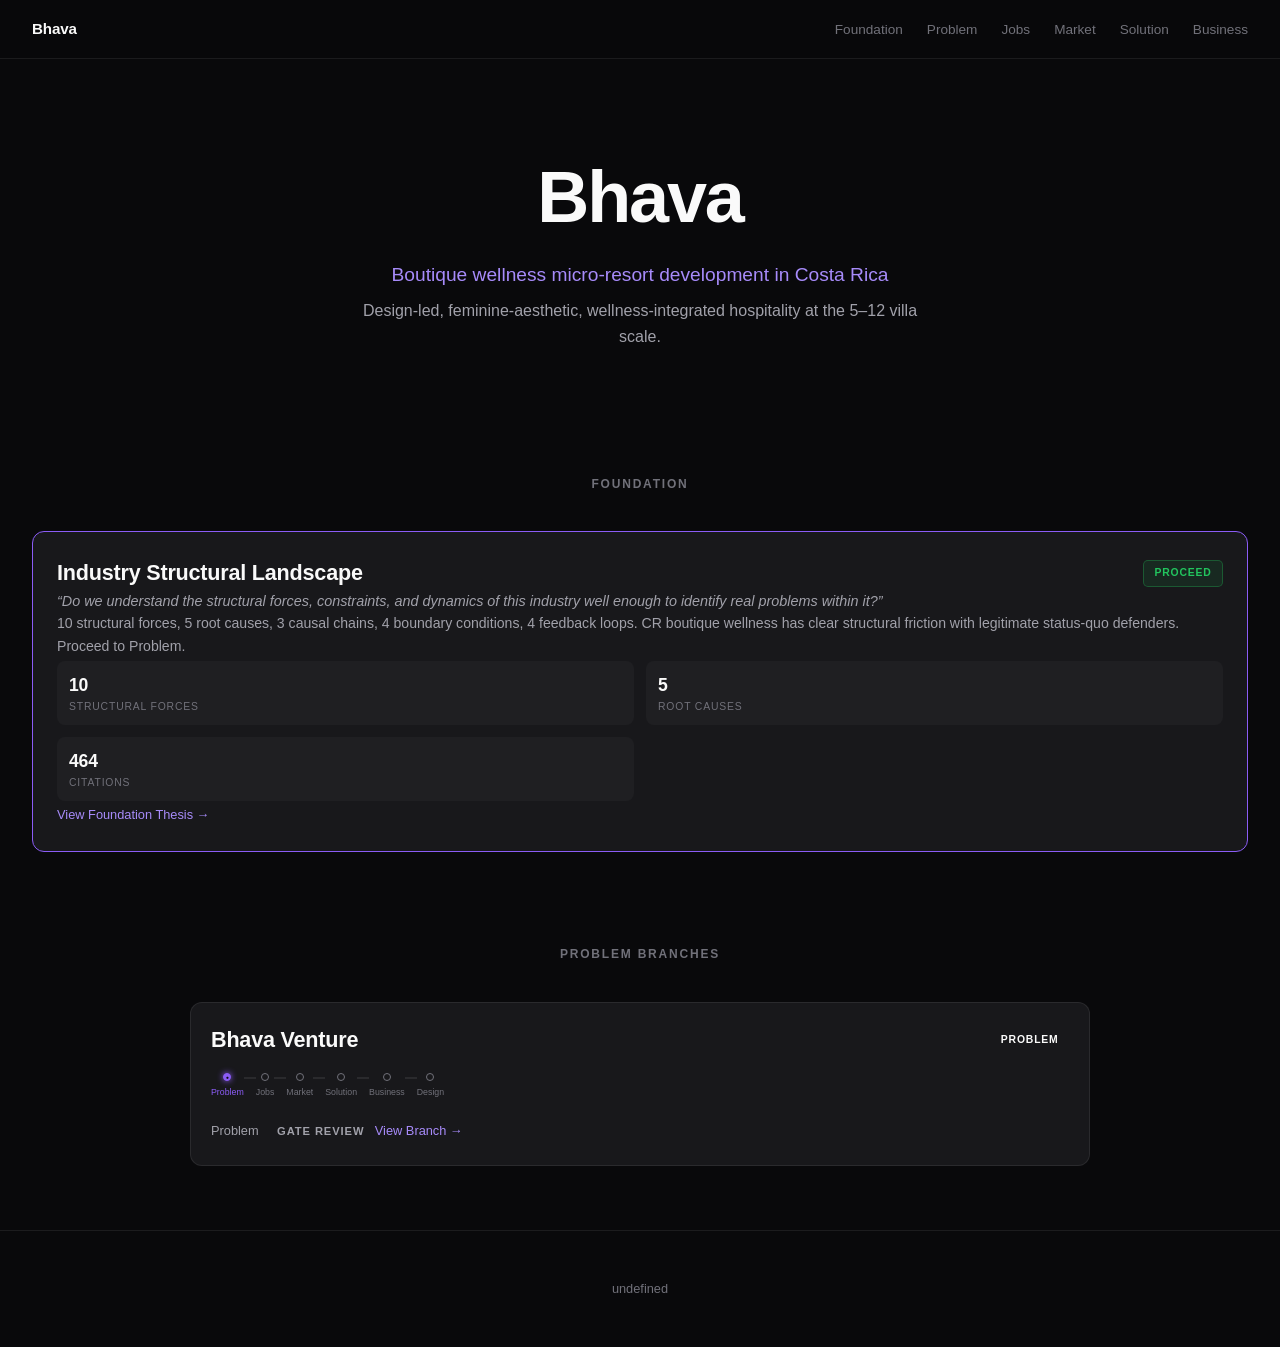
<file: docs/index.html>
<!DOCTYPE html>
<html lang="en">
<head>
  <meta charset="UTF-8">
  <meta name="viewport" content="width=device-width, initial-scale=1.0">
  <title>Bhava — Venture Forge</title>
  <link rel="stylesheet" href="style.css">
  <style>
    .workspace-nav {
      position: fixed; top: 0; left: 0; right: 0; z-index: 200;
      background: var(--bg-secondary);
      border-bottom: 1px solid var(--border);
      padding: 0.5rem 2rem;
      display: flex; align-items: center; justify-content: space-between;
      font-size: 0.8rem;
    }
    .ws-nav-link { color: var(--accent-light); text-decoration: none; font-weight: 500; }
    .ws-nav-link:hover { text-decoration: underline; }
    .ws-nav-home { color: var(--text-primary); text-decoration: none; font-weight: 700; }
    .ws-nav-disabled { color: var(--text-muted); pointer-events: none; }
    .loading {
      display: flex; align-items: center; justify-content: center;
      min-height: 100vh; color: var(--text-muted); font-size: 1.1rem;
    }
  </style>
</head>
<body data-page-type="index" data-workspace="">
  <div id="app" class="loading">Loading...</div>
  <script>window.__VF_DATA__ = {
  "schema_version": "1.0",
  "project_name": "Bhava",
  "tagline": "Boutique wellness micro-resort development in Costa Rica",
  "description": "Design-led, feminine-aesthetic, wellness-integrated hospitality at the 5–12 villa scale.",
  "nav_links": [
    {
      "label": "Foundation",
      "href": "foundation.html",
      "active": false,
      "disabled": false
    },
    {
      "label": "Problem",
      "href": "problem.html",
      "active": false,
      "disabled": false
    },
    {
      "label": "Jobs",
      "href": "jobs.html",
      "active": false,
      "disabled": true
    },
    {
      "label": "Market",
      "href": "market.html",
      "active": false,
      "disabled": true
    },
    {
      "label": "Solution",
      "href": "solution.html",
      "active": false,
      "disabled": true
    },
    {
      "label": "Business",
      "href": "business.html",
      "active": false,
      "disabled": true
    }
  ],
  "foundation": {
    "name": "Industry Structural Landscape",
    "state": "complete",
    "badge": "Proceed",
    "href": "foundation.html",
    "gate_question": "Do we understand the structural forces, constraints, and dynamics of this industry well enough to identify real problems within it?",
    "summary": "10 structural forces, 5 root causes, 3 causal chains, 4 boundary conditions, 4 feedback loops. CR boutique wellness has clear structural friction with legitimate status-quo defenders. Proceed to Problem.",
    "metrics": [
      {
        "value": "10",
        "label": "Structural Forces",
        "color": ""
      },
      {
        "value": "5",
        "label": "Root Causes",
        "color": ""
      },
      {
        "value": "464",
        "label": "Citations",
        "color": ""
      }
    ]
  },
  "branches": [
    {
      "id": "main",
      "label": "Bhava Venture",
      "href": "problem.html",
      "status": "Gate Review",
      "current_workspace": "Problem",
      "pipeline": [
        {
          "label": "Problem",
          "state": "active"
        },
        {
          "label": "Jobs",
          "state": "pending"
        },
        {
          "label": "Market",
          "state": "pending"
        },
        {
          "label": "Solution",
          "state": "pending"
        },
        {
          "label": "Business",
          "state": "pending"
        },
        {
          "label": "Design",
          "state": "pending"
        }
      ]
    }
  ],
  "footer": {
    "project": "Bhava",
    "version": "1.0",
    "date": "2026-05-01",
    "generator": "Venture Forge"
  }
};</script>
  <script src="app.js"></script>
</body>
</html>
</file>
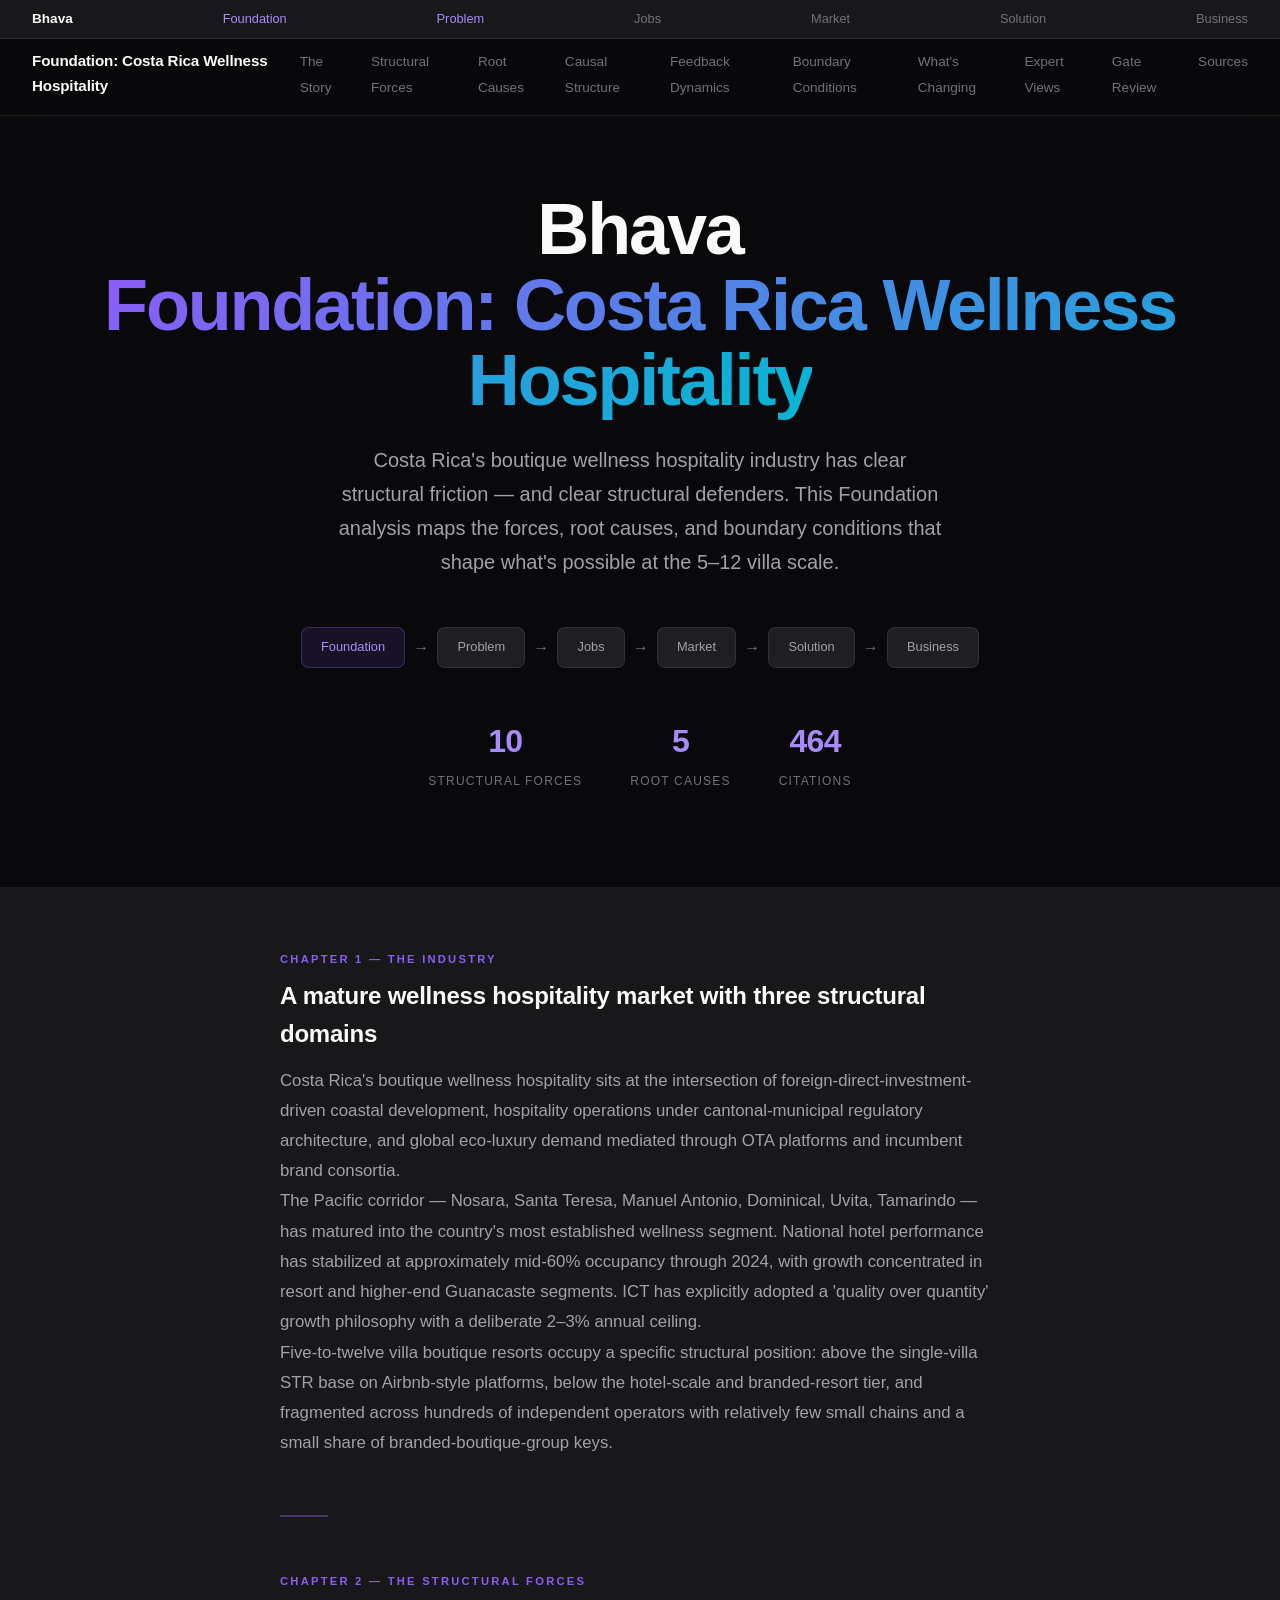
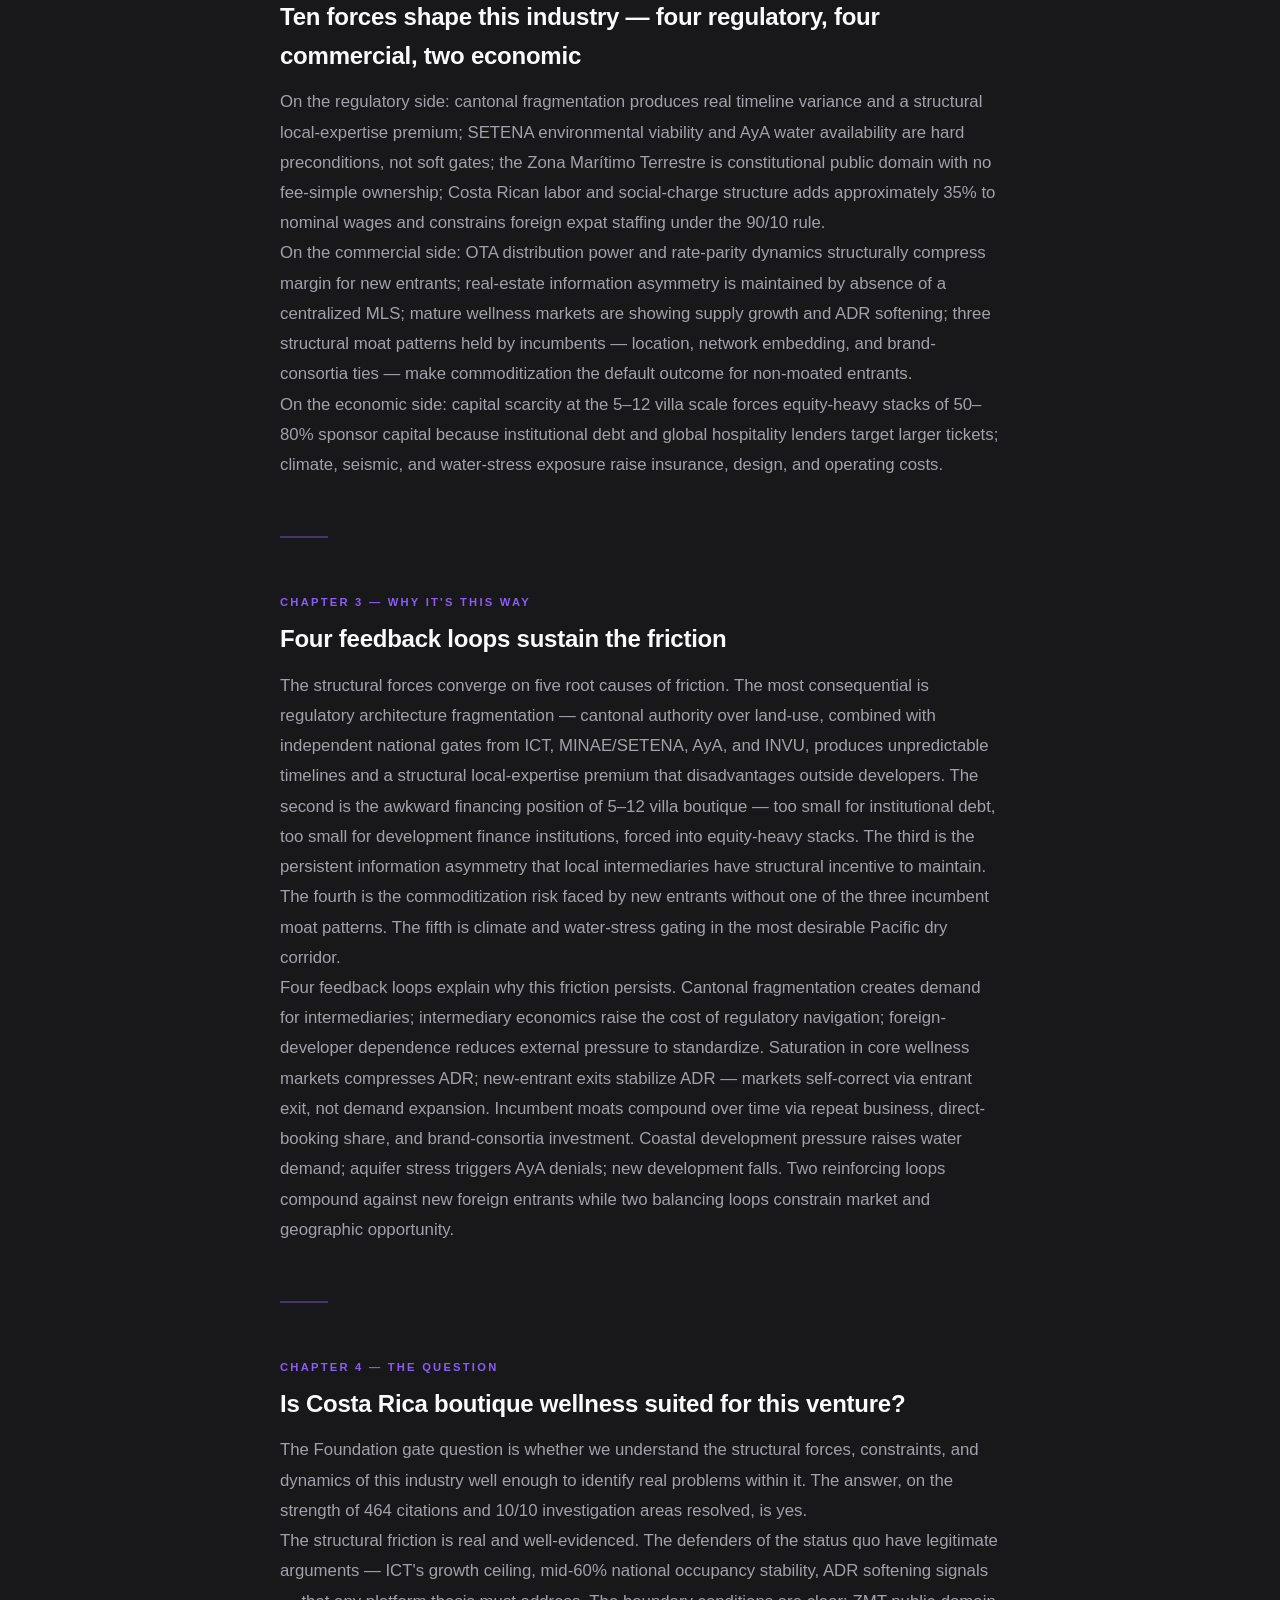
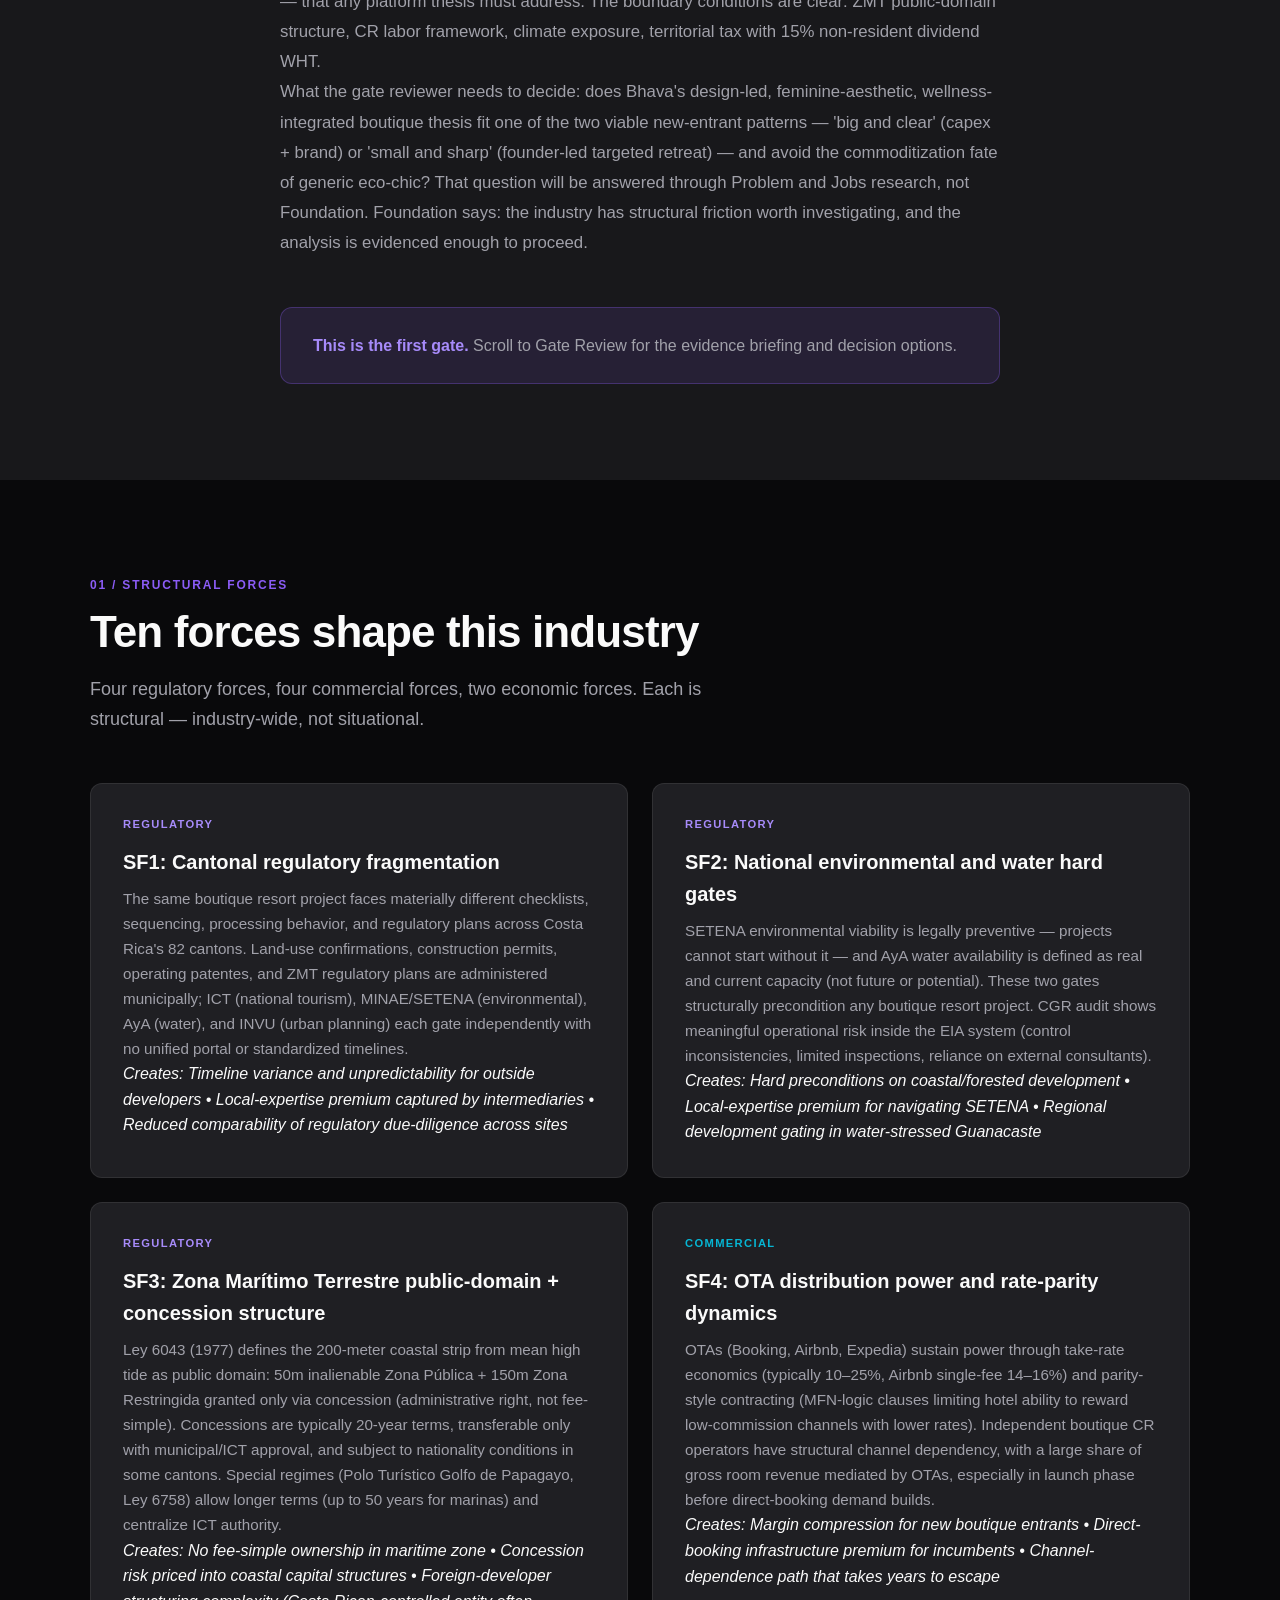
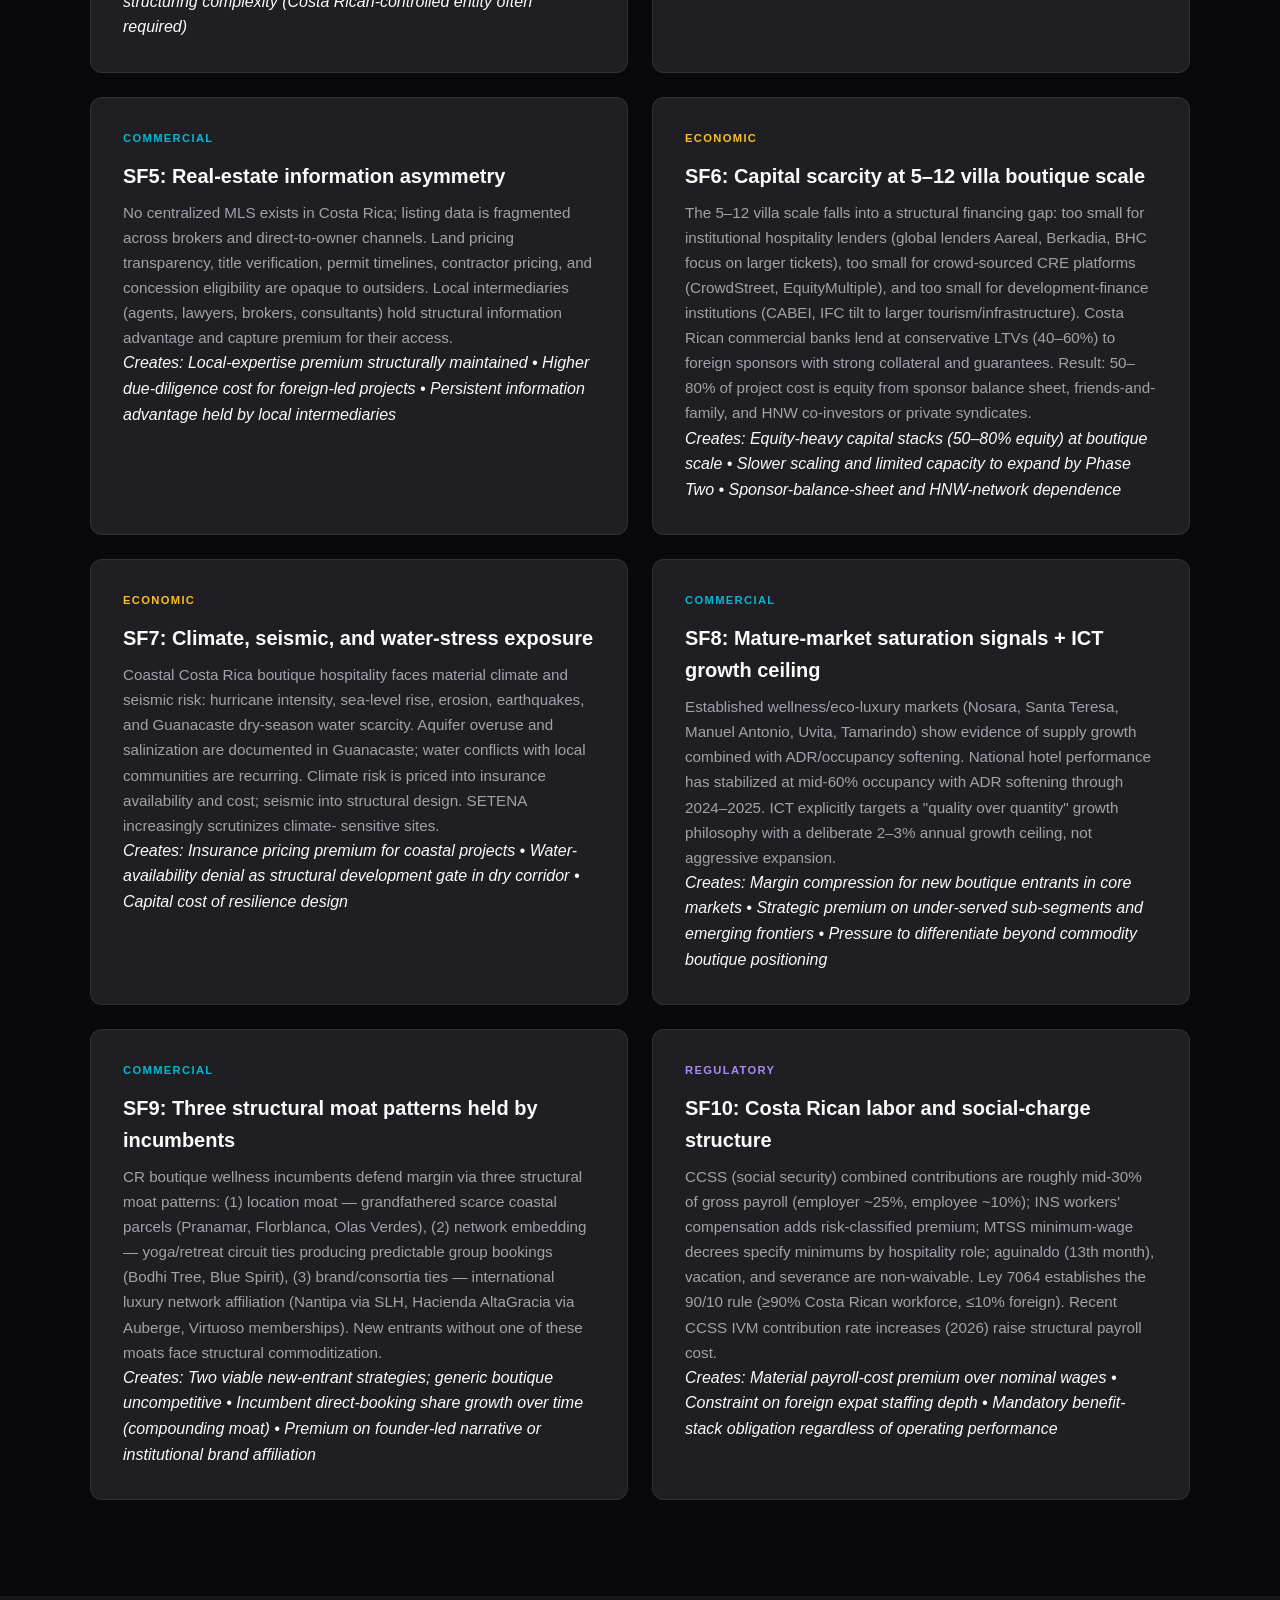
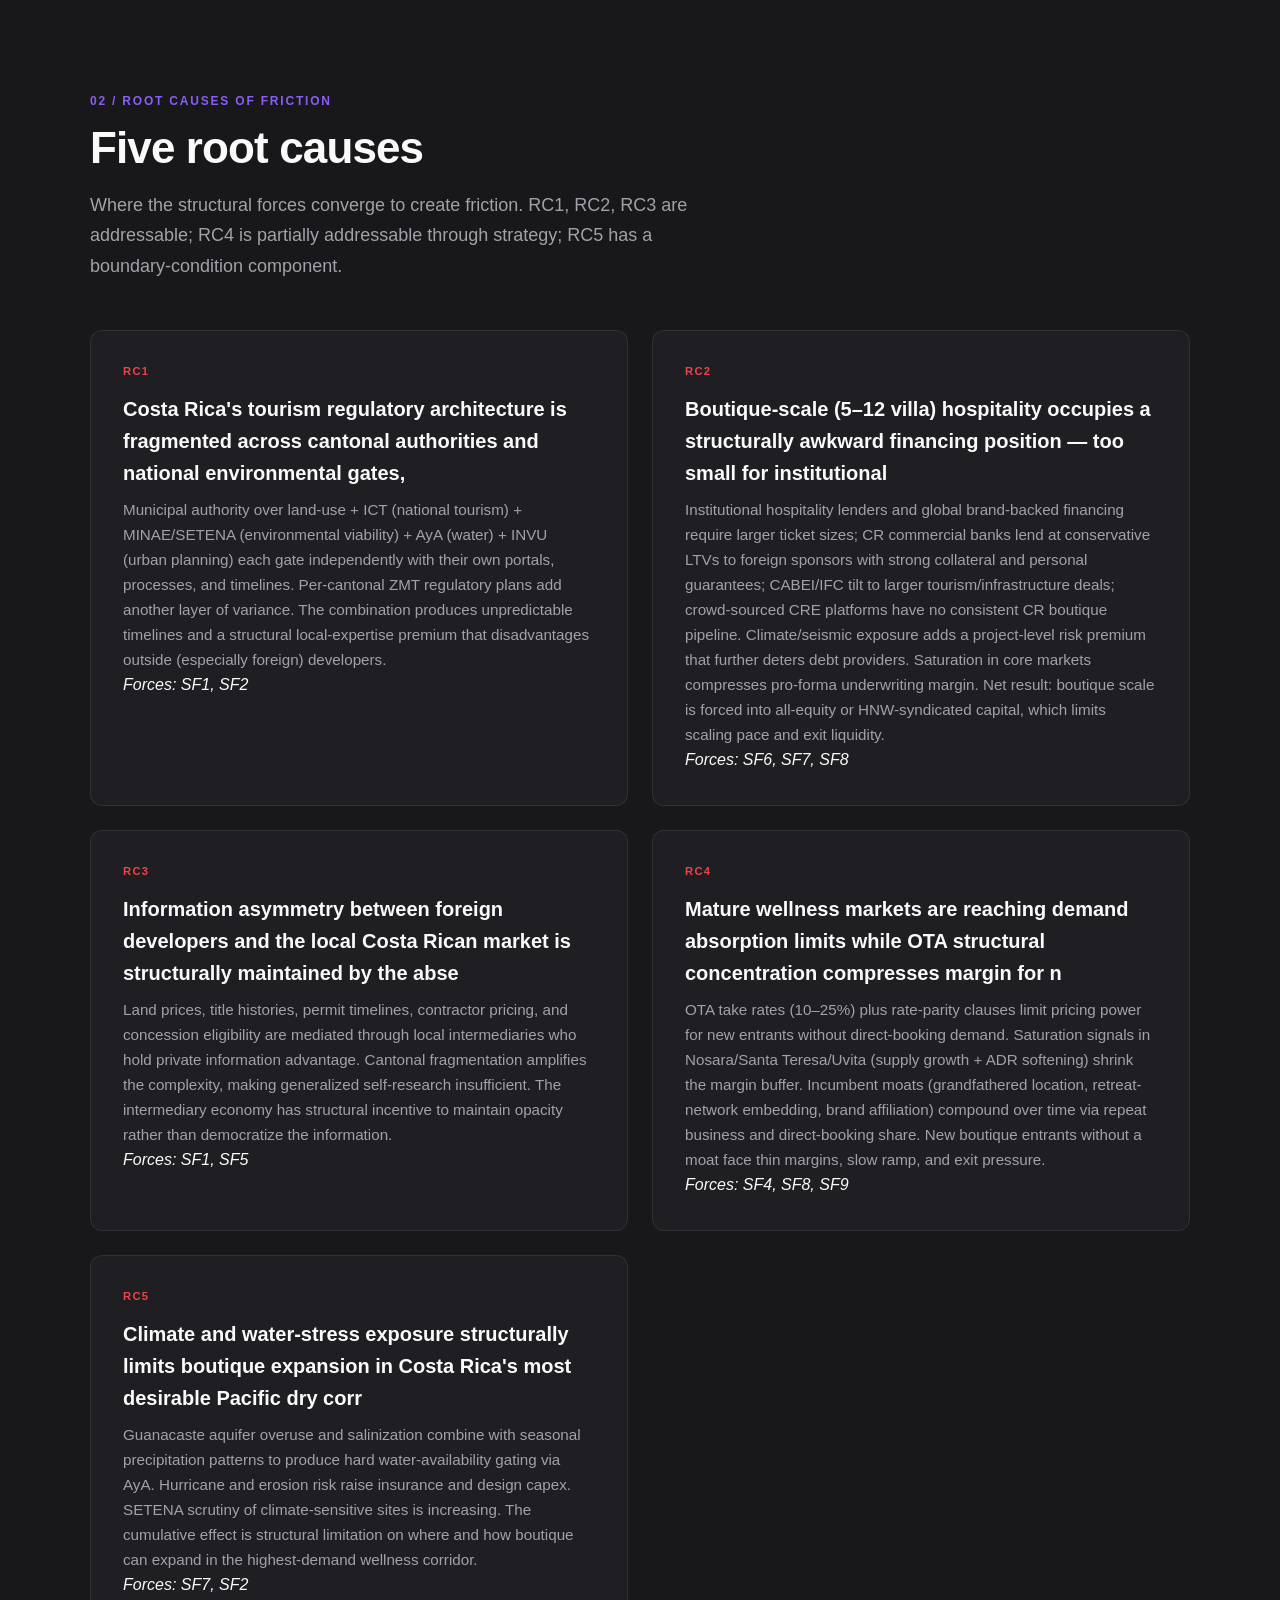
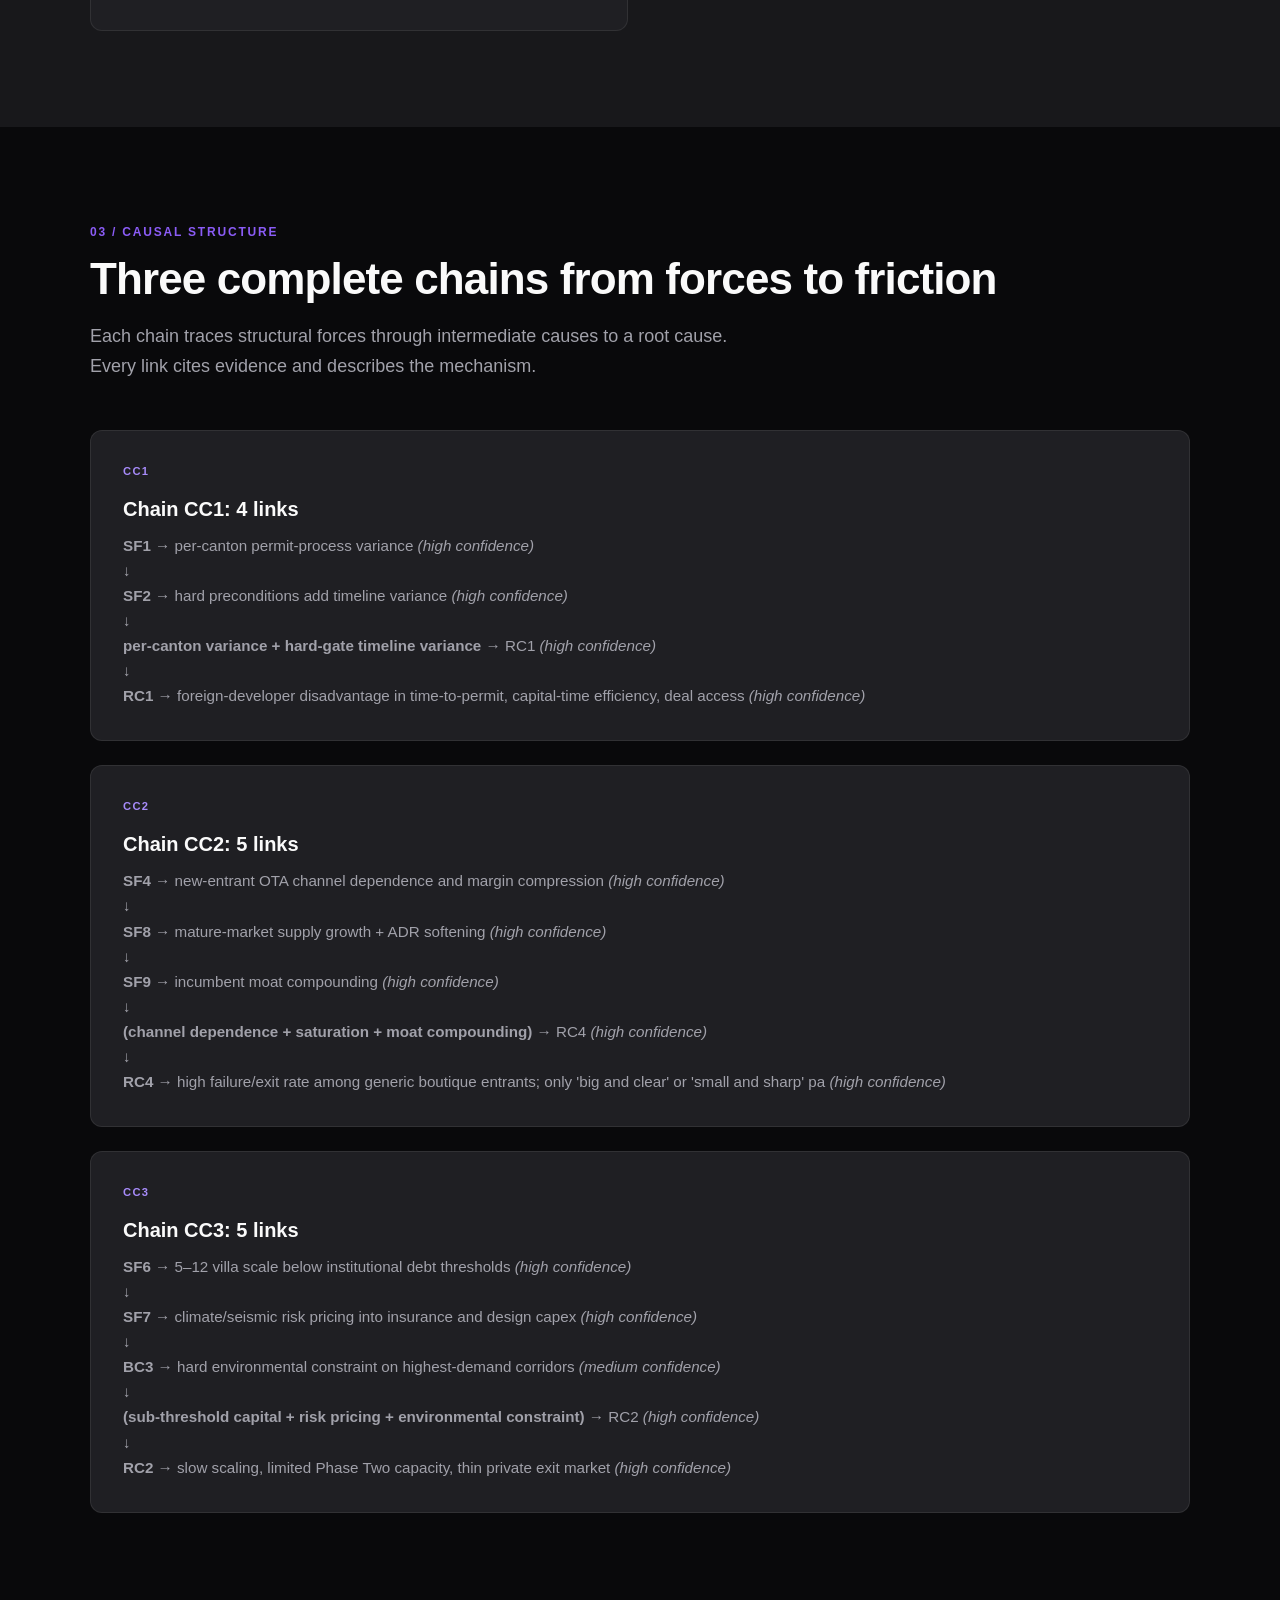
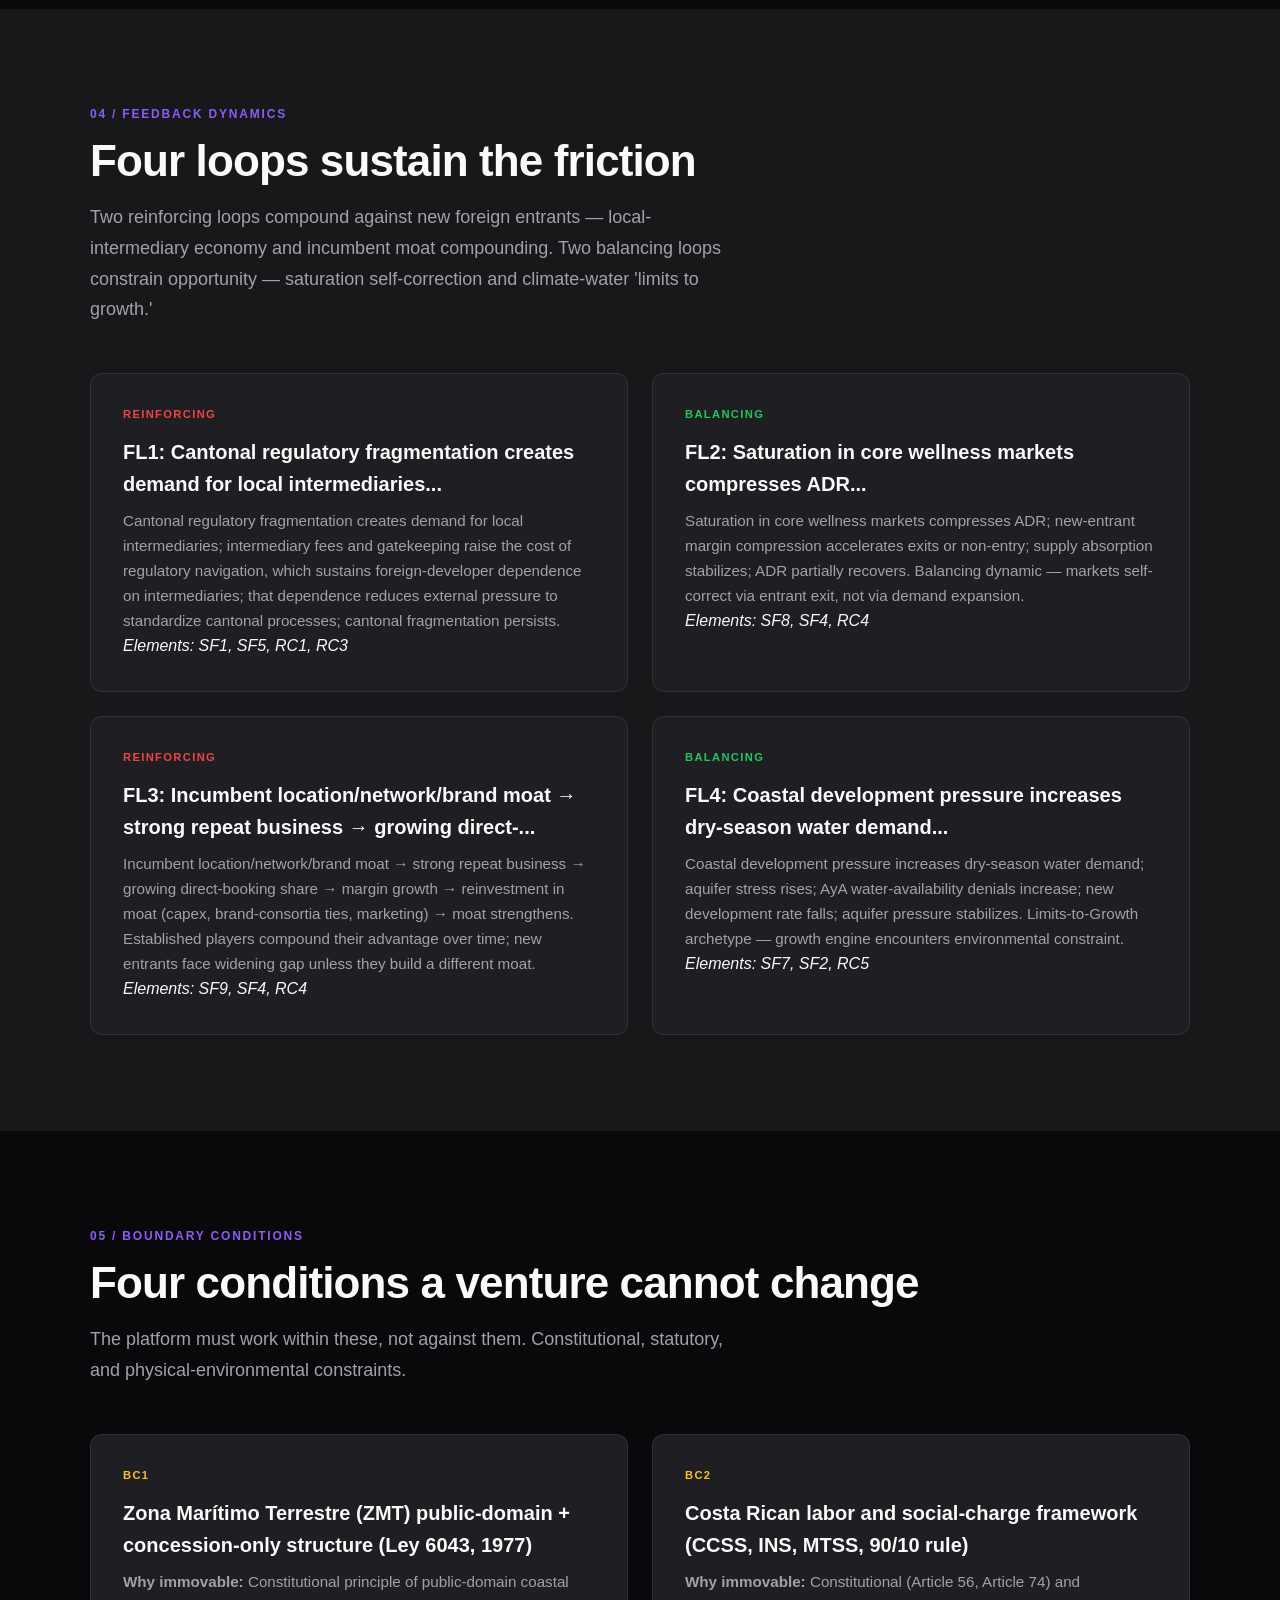
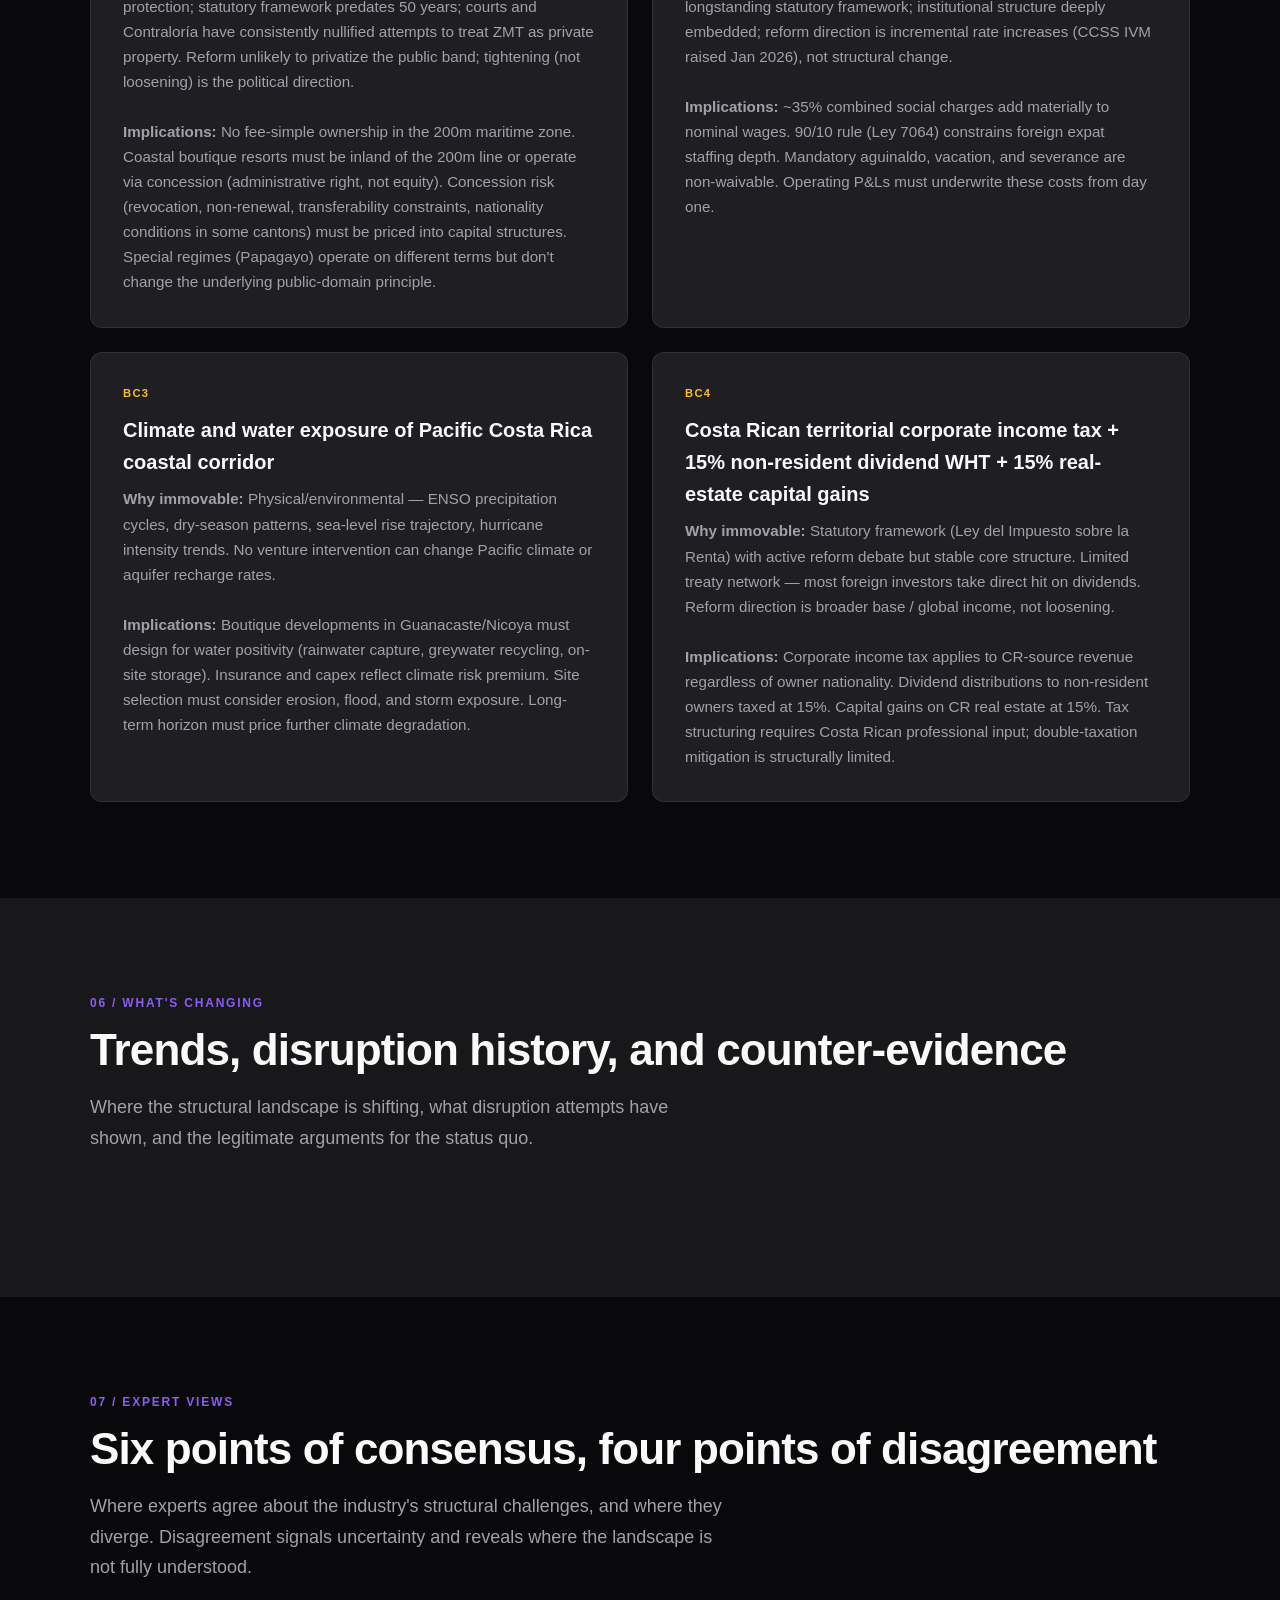
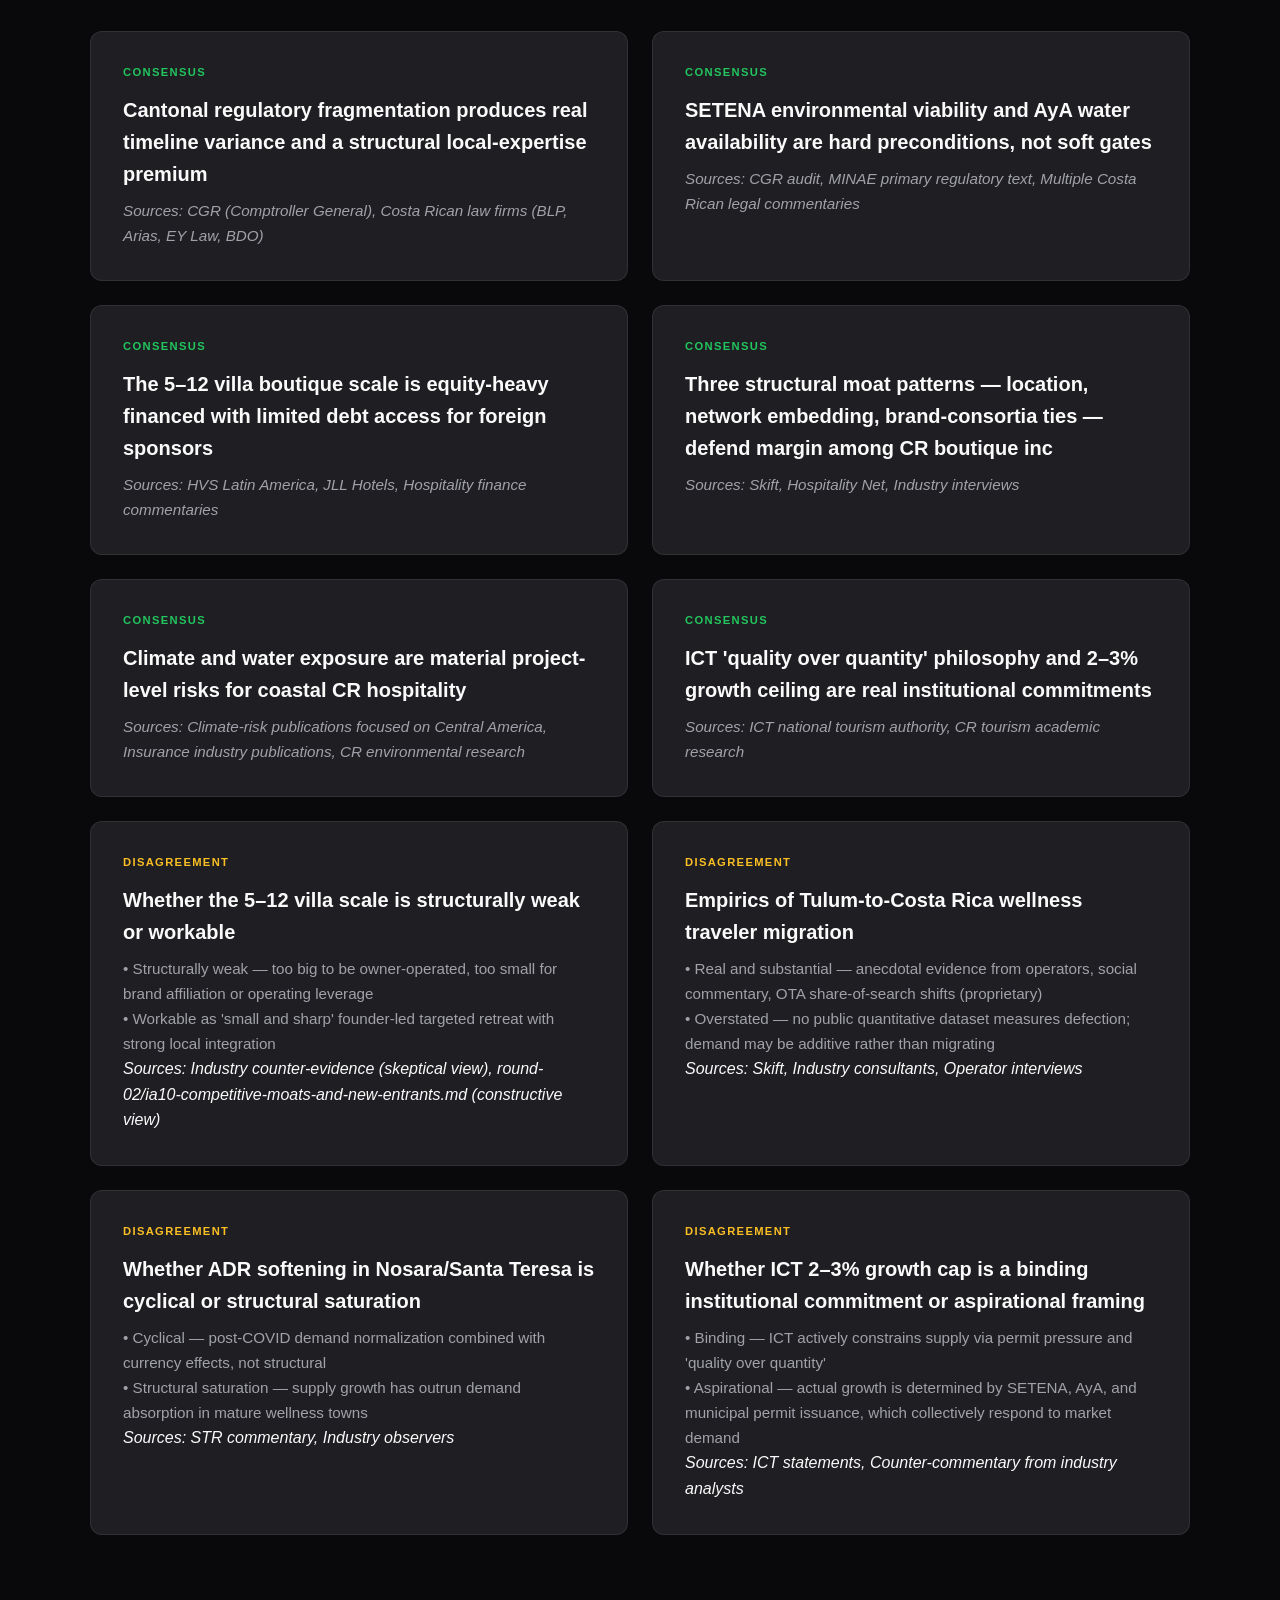
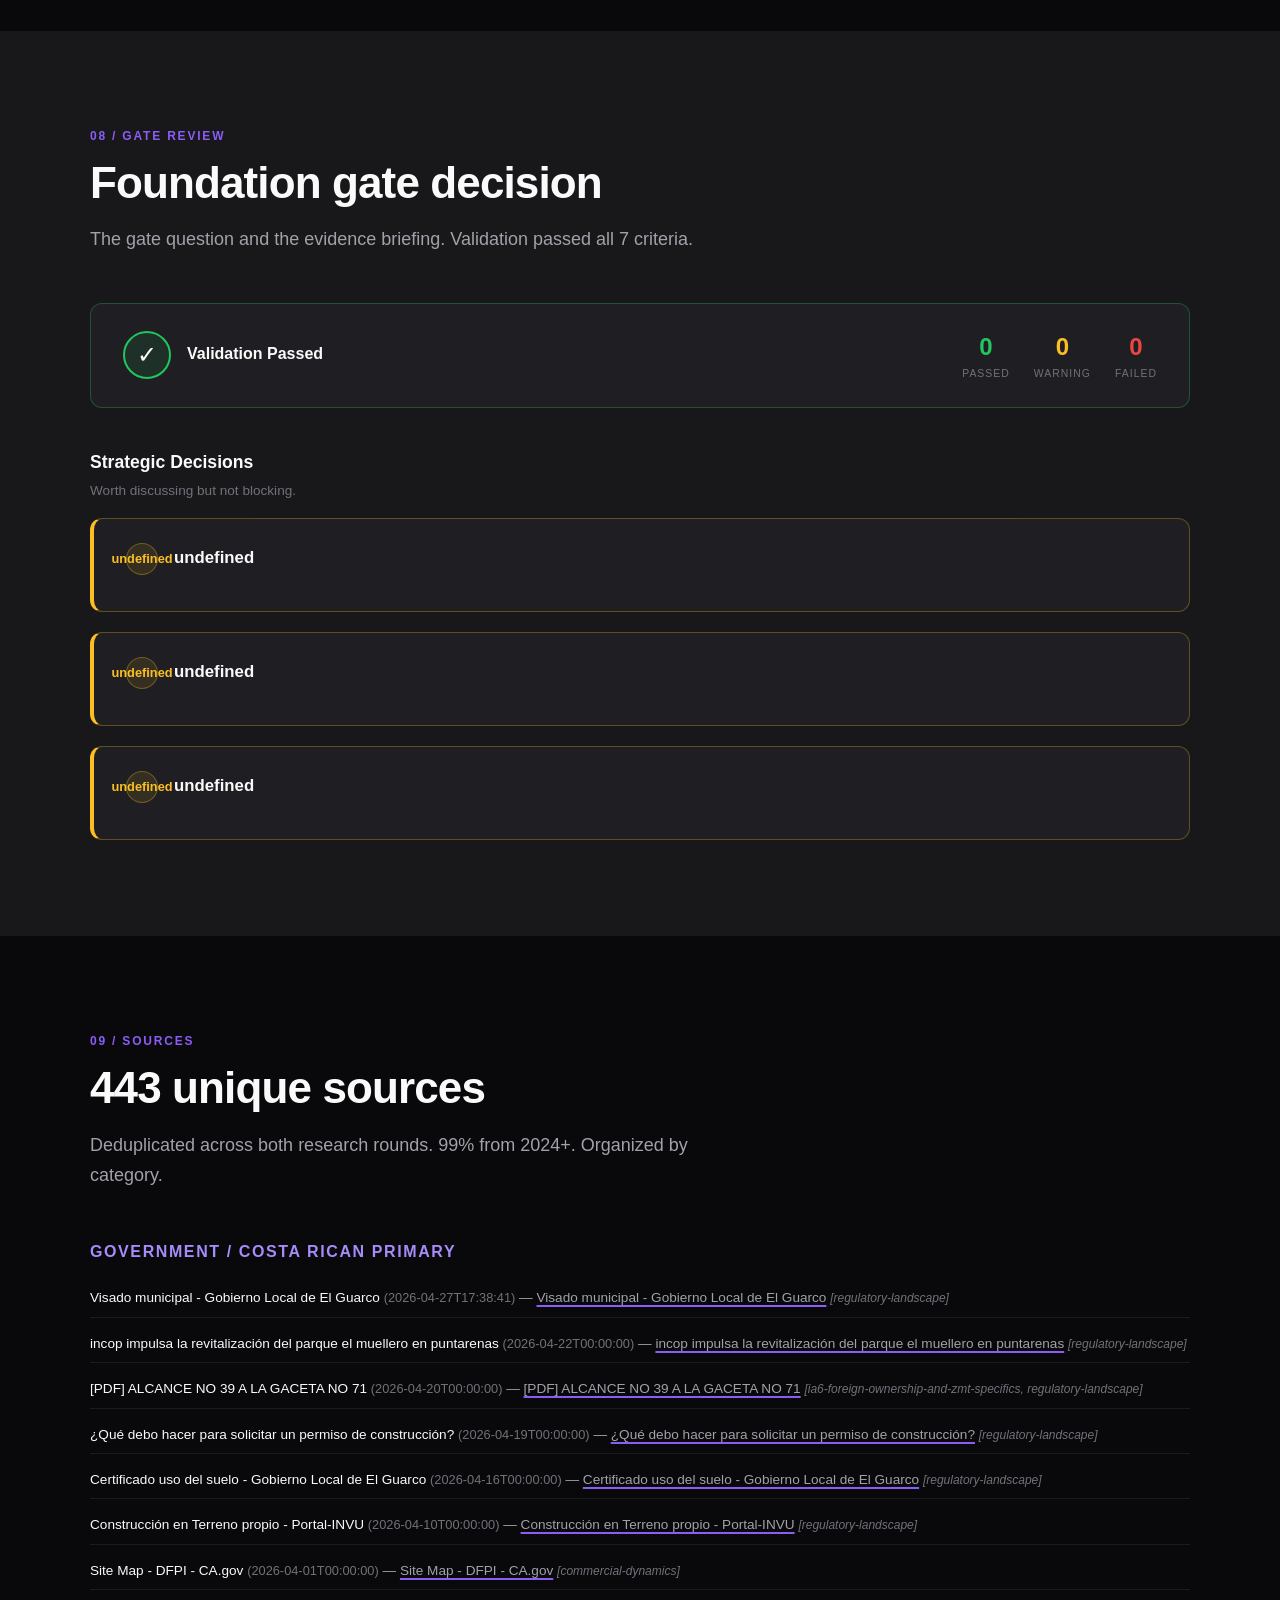
<file: docs/foundation.html>
<!DOCTYPE html>
<html lang="en">
<head>
  <meta charset="UTF-8">
  <meta name="viewport" content="width=device-width, initial-scale=1.0">
  <title>Bhava — Foundation</title>
  <link rel="stylesheet" href="style.css">
  <style>
    .workspace-nav {
      position: fixed; top: 0; left: 0; right: 0; z-index: 200;
      background: var(--bg-secondary);
      border-bottom: 1px solid var(--border);
      padding: 0.5rem 2rem;
      display: flex; align-items: center; justify-content: space-between;
      font-size: 0.8rem;
    }
    .ws-nav-link { color: var(--accent-light); text-decoration: none; font-weight: 500; }
    .ws-nav-link:hover { text-decoration: underline; }
    .ws-nav-home { color: var(--text-primary); text-decoration: none; font-weight: 700; }
    .ws-nav-disabled { color: var(--text-muted); pointer-events: none; }
    .loading {
      display: flex; align-items: center; justify-content: center;
      min-height: 100vh; color: var(--text-muted); font-size: 1.1rem;
    }
  </style>
</head>
<body data-page-type="workspace" data-workspace="foundation">
  <div id="app" class="loading">Loading...</div>
  <script>window.__VF_DATA__ = {
  "schema_version": "1.0",
  "workspace": "foundation",
  "title": "Foundation: Costa Rica Wellness Hospitality",
  "project_name": "Bhava",
  "generated": "2026-04-30",
  "version": "1.0.0",
  "workspace_nav": {
    "prev": null,
    "home_label": "Bhava",
    "next": {
      "id": "problem",
      "label": "Problem",
      "exists": true
    },
    "links": [
      {
        "label": "Foundation",
        "href": "foundation.html"
      },
      {
        "label": "Problem",
        "href": "problem.html"
      },
      {
        "label": "Jobs",
        "href": "jobs.html",
        "disabled": true
      },
      {
        "label": "Market",
        "href": "market.html",
        "disabled": true
      },
      {
        "label": "Solution",
        "href": "solution.html",
        "disabled": true
      },
      {
        "label": "Business",
        "href": "business.html",
        "disabled": true
      }
    ]
  },
  "nav_links": [
    {
      "label": "The Story",
      "href": "#story"
    },
    {
      "label": "Structural Forces",
      "href": "#forces"
    },
    {
      "label": "Root Causes",
      "href": "#root-causes"
    },
    {
      "label": "Causal Structure",
      "href": "#causal-structure"
    },
    {
      "label": "Feedback Dynamics",
      "href": "#dynamics"
    },
    {
      "label": "Boundary Conditions",
      "href": "#boundaries"
    },
    {
      "label": "What's Changing",
      "href": "#changing"
    },
    {
      "label": "Expert Views",
      "href": "#experts"
    },
    {
      "label": "Gate Review",
      "href": "#gate"
    },
    {
      "label": "Sources",
      "href": "#sources"
    }
  ],
  "hero": {
    "title_line1": "Bhava",
    "title_line2": "Foundation: Costa Rica Wellness Hospitality",
    "lead": "Costa Rica's boutique wellness hospitality industry has clear structural friction — and clear structural defenders. This Foundation analysis maps the forces, root causes, and boundary conditions that shape what's possible at the 5–12 villa scale.",
    "funnel": [
      {
        "label": "Foundation",
        "highlight": true
      },
      {
        "label": "Problem",
        "highlight": false
      },
      {
        "label": "Jobs",
        "highlight": false
      },
      {
        "label": "Market",
        "highlight": false
      },
      {
        "label": "Solution",
        "highlight": false
      },
      {
        "label": "Business",
        "highlight": false
      }
    ],
    "stats": [
      {
        "value": "10",
        "label": "Structural Forces",
        "color": "accent"
      },
      {
        "value": "5",
        "label": "Root Causes",
        "color": "accent"
      },
      {
        "value": "464",
        "label": "Citations",
        "color": "accent"
      }
    ]
  },
  "narrative": {
    "chapters": [
      {
        "label": "The Industry",
        "headline": "A mature wellness hospitality market with three structural domains",
        "body": [
          "Costa Rica's boutique wellness hospitality sits at the intersection of foreign-direct-investment-driven coastal development, hospitality operations under cantonal-municipal regulatory architecture, and global eco-luxury demand mediated through OTA platforms and incumbent brand consortia.",
          "The Pacific corridor — Nosara, Santa Teresa, Manuel Antonio, Dominical, Uvita, Tamarindo — has matured into the country's most established wellness segment. National hotel performance has stabilized at approximately mid-60% occupancy through 2024, with growth concentrated in resort and higher-end Guanacaste segments. ICT has explicitly adopted a 'quality over quantity' growth philosophy with a deliberate 2–3% annual ceiling.",
          "Five-to-twelve villa boutique resorts occupy a specific structural position: above the single-villa STR base on Airbnb-style platforms, below the hotel-scale and branded-resort tier, and fragmented across hundreds of independent operators with relatively few small chains and a small share of branded-boutique-group keys."
        ]
      },
      {
        "label": "The Structural Forces",
        "headline": "Ten forces shape this industry — four regulatory, four commercial, two economic",
        "body": [
          "On the regulatory side: cantonal fragmentation produces real timeline variance and a structural local-expertise premium; SETENA environmental viability and AyA water availability are hard preconditions, not soft gates; the Zona Marítimo Terrestre is constitutional public domain with no fee-simple ownership; Costa Rican labor and social-charge structure adds approximately 35% to nominal wages and constrains foreign expat staffing under the 90/10 rule.",
          "On the commercial side: OTA distribution power and rate-parity dynamics structurally compress margin for new entrants; real-estate information asymmetry is maintained by absence of a centralized MLS; mature wellness markets are showing supply growth and ADR softening; three structural moat patterns held by incumbents — location, network embedding, and brand-consortia ties — make commoditization the default outcome for non-moated entrants.",
          "On the economic side: capital scarcity at the 5–12 villa scale forces equity-heavy stacks of 50–80% sponsor capital because institutional debt and global hospitality lenders target larger tickets; climate, seismic, and water-stress exposure raise insurance, design, and operating costs."
        ]
      },
      {
        "label": "Why It's This Way",
        "headline": "Four feedback loops sustain the friction",
        "body": [
          "The structural forces converge on five root causes of friction. The most consequential is regulatory architecture fragmentation — cantonal authority over land-use, combined with independent national gates from ICT, MINAE/SETENA, AyA, and INVU, produces unpredictable timelines and a structural local-expertise premium that disadvantages outside developers. The second is the awkward financing position of 5–12 villa boutique — too small for institutional debt, too small for development finance institutions, forced into equity-heavy stacks. The third is the persistent information asymmetry that local intermediaries have structural incentive to maintain. The fourth is the commoditization risk faced by new entrants without one of the three incumbent moat patterns. The fifth is climate and water-stress gating in the most desirable Pacific dry corridor.",
          "Four feedback loops explain why this friction persists. Cantonal fragmentation creates demand for intermediaries; intermediary economics raise the cost of regulatory navigation; foreign-developer dependence reduces external pressure to standardize. Saturation in core wellness markets compresses ADR; new-entrant exits stabilize ADR — markets self-correct via entrant exit, not demand expansion. Incumbent moats compound over time via repeat business, direct-booking share, and brand-consortia investment. Coastal development pressure raises water demand; aquifer stress triggers AyA denials; new development falls. Two reinforcing loops compound against new foreign entrants while two balancing loops constrain market and geographic opportunity."
        ]
      },
      {
        "label": "The Question",
        "headline": "Is Costa Rica boutique wellness suited for this venture?",
        "body": [
          "The Foundation gate question is whether we understand the structural forces, constraints, and dynamics of this industry well enough to identify real problems within it. The answer, on the strength of 464 citations and 10/10 investigation areas resolved, is yes.",
          "The structural friction is real and well-evidenced. The defenders of the status quo have legitimate arguments — ICT's growth ceiling, mid-60% national occupancy stability, ADR softening signals — that any platform thesis must address. The boundary conditions are clear: ZMT public-domain structure, CR labor framework, climate exposure, territorial tax with 15% non-resident dividend WHT.",
          "What the gate reviewer needs to decide: does Bhava's design-led, feminine-aesthetic, wellness-integrated boutique thesis fit one of the two viable new-entrant patterns — 'big and clear' (capex + brand) or 'small and sharp' (founder-led targeted retreat) — and avoid the commoditization fate of generic eco-chic? That question will be answered through Problem and Jobs research, not Foundation. Foundation says: the industry has structural friction worth investigating, and the analysis is evidenced enough to proceed."
        ]
      }
    ],
    "cta": {
      "emphasis": "This is the first gate.",
      "text": "Scroll to Gate Review for the evidence briefing and decision options."
    }
  },
  "sections": [
    {
      "id": "forces",
      "section_num": "01",
      "section_title": "Structural Forces",
      "component": "card-grid",
      "alt": false,
      "headline": "Ten forces shape this industry",
      "lead": "Four regulatory forces, four commercial forces, two economic forces. Each is structural — industry-wide, not situational.",
      "data": {
        "cols": 2,
        "cards": [
          {
            "label": {
              "text": "REGULATORY",
              "color": "purple"
            },
            "title": "SF1: Cantonal regulatory fragmentation",
            "body": "The same boutique resort project faces materially different checklists, sequencing, processing behavior, and\nregulatory plans across Costa Rica's 82 cantons. Land-use confirmations, construction permits, operating\npatentes, and ZMT regulatory plans are administered municipally; ICT (national tourism), MINAE/SETENA\n(environmental), AyA (water), and INVU (urban planning) each gate independently with no unified portal or\nstandardized timelines.",
            "extra_html": "<em>Creates: Timeline variance and unpredictability for outside developers • Local-expertise premium captured by intermediaries • Reduced comparability of regulatory due-diligence across sites</em>"
          },
          {
            "label": {
              "text": "REGULATORY",
              "color": "purple"
            },
            "title": "SF2: National environmental and water hard gates",
            "body": "SETENA environmental viability is legally preventive — projects cannot start without it — and AyA water\navailability is defined as real and current capacity (not future or potential). These two gates structurally\nprecondition any boutique resort project. CGR audit shows meaningful operational risk inside the EIA system\n(control inconsistencies, limited inspections, reliance on external consultants).",
            "extra_html": "<em>Creates: Hard preconditions on coastal/forested development • Local-expertise premium for navigating SETENA • Regional development gating in water-stressed Guanacaste</em>"
          },
          {
            "label": {
              "text": "REGULATORY",
              "color": "purple"
            },
            "title": "SF3: Zona Marítimo Terrestre public-domain + concession structure",
            "body": "Ley 6043 (1977) defines the 200-meter coastal strip from mean high tide as public domain: 50m inalienable\nZona Pública + 150m Zona Restringida granted only via concession (administrative right, not fee-simple).\nConcessions are typically 20-year terms, transferable only with municipal/ICT approval, and subject to\nnationality conditions in some cantons. Special regimes (Polo Turístico Golfo de Papagayo, Ley 6758) allow\nlonger terms (up to 50 years for marinas) and centralize ICT authority.",
            "extra_html": "<em>Creates: No fee-simple ownership in maritime zone • Concession risk priced into coastal capital structures • Foreign-developer structuring complexity (Costa Rican-controlled entity often required)</em>"
          },
          {
            "label": {
              "text": "COMMERCIAL",
              "color": "cyan"
            },
            "title": "SF4: OTA distribution power and rate-parity dynamics",
            "body": "OTAs (Booking, Airbnb, Expedia) sustain power through take-rate economics (typically 10–25%, Airbnb single-fee\n14–16%) and parity-style contracting (MFN-logic clauses limiting hotel ability to reward low-commission\nchannels with lower rates). Independent boutique CR operators have structural channel dependency, with a\nlarge share of gross room revenue mediated by OTAs, especially in launch phase before direct-booking demand builds.",
            "extra_html": "<em>Creates: Margin compression for new boutique entrants • Direct-booking infrastructure premium for incumbents • Channel-dependence path that takes years to escape</em>"
          },
          {
            "label": {
              "text": "COMMERCIAL",
              "color": "cyan"
            },
            "title": "SF5: Real-estate information asymmetry",
            "body": "No centralized MLS exists in Costa Rica; listing data is fragmented across brokers and direct-to-owner\nchannels. Land pricing transparency, title verification, permit timelines, contractor pricing, and concession\neligibility are opaque to outsiders. Local intermediaries (agents, lawyers, brokers, consultants) hold\nstructural information advantage and capture premium for their access.",
            "extra_html": "<em>Creates: Local-expertise premium structurally maintained • Higher due-diligence cost for foreign-led projects • Persistent information advantage held by local intermediaries</em>"
          },
          {
            "label": {
              "text": "ECONOMIC",
              "color": "amber"
            },
            "title": "SF6: Capital scarcity at 5–12 villa boutique scale",
            "body": "The 5–12 villa scale falls into a structural financing gap: too small for institutional hospitality lenders\n(global lenders Aareal, Berkadia, BHC focus on larger tickets), too small for crowd-sourced CRE platforms\n(CrowdStreet, EquityMultiple), and too small for development-finance institutions (CABEI, IFC tilt to larger\ntourism/infrastructure). Costa Rican commercial banks lend at conservative LTVs (40–60%) to foreign sponsors\nwith strong collateral and guarantees. Result: 50–80% of project cost is equity from sponsor balance sheet,\nfriends-and-family, and HNW co-investors or private syndicates.",
            "extra_html": "<em>Creates: Equity-heavy capital stacks (50–80% equity) at boutique scale • Slower scaling and limited capacity to expand by Phase Two • Sponsor-balance-sheet and HNW-network dependence</em>"
          },
          {
            "label": {
              "text": "ECONOMIC",
              "color": "amber"
            },
            "title": "SF7: Climate, seismic, and water-stress exposure",
            "body": "Coastal Costa Rica boutique hospitality faces material climate and seismic risk: hurricane intensity, sea-level\nrise, erosion, earthquakes, and Guanacaste dry-season water scarcity. Aquifer overuse and salinization are\ndocumented in Guanacaste; water conflicts with local communities are recurring. Climate risk is priced into\ninsurance availability and cost; seismic into structural design. SETENA increasingly scrutinizes climate-\nsensitive sites.",
            "extra_html": "<em>Creates: Insurance pricing premium for coastal projects • Water-availability denial as structural development gate in dry corridor • Capital cost of resilience design</em>"
          },
          {
            "label": {
              "text": "COMMERCIAL",
              "color": "cyan"
            },
            "title": "SF8: Mature-market saturation signals + ICT growth ceiling",
            "body": "Established wellness/eco-luxury markets (Nosara, Santa Teresa, Manuel Antonio, Uvita, Tamarindo) show evidence\nof supply growth combined with ADR/occupancy softening. National hotel performance has stabilized at mid-60%\noccupancy with ADR softening through 2024–2025. ICT explicitly targets a \"quality over quantity\" growth\nphilosophy with a deliberate 2–3% annual growth ceiling, not aggressive expansion.",
            "extra_html": "<em>Creates: Margin compression for new boutique entrants in core markets • Strategic premium on under-served sub-segments and emerging frontiers • Pressure to differentiate beyond commodity boutique positioning</em>"
          },
          {
            "label": {
              "text": "COMMERCIAL",
              "color": "cyan"
            },
            "title": "SF9: Three structural moat patterns held by incumbents",
            "body": "CR boutique wellness incumbents defend margin via three structural moat patterns: (1) location moat —\ngrandfathered scarce coastal parcels (Pranamar, Florblanca, Olas Verdes), (2) network embedding —\nyoga/retreat circuit ties producing predictable group bookings (Bodhi Tree, Blue Spirit), (3) brand/consortia\nties — international luxury network affiliation (Nantipa via SLH, Hacienda AltaGracia via Auberge, Virtuoso\nmemberships). New entrants without one of these moats face structural commoditization.",
            "extra_html": "<em>Creates: Two viable new-entrant strategies; generic boutique uncompetitive • Incumbent direct-booking share growth over time (compounding moat) • Premium on founder-led narrative or institutional brand affiliation</em>"
          },
          {
            "label": {
              "text": "REGULATORY",
              "color": "purple"
            },
            "title": "SF10: Costa Rican labor and social-charge structure",
            "body": "CCSS (social security) combined contributions are roughly mid-30% of gross payroll (employer ~25%, employee ~10%);\nINS workers' compensation adds risk-classified premium; MTSS minimum-wage decrees specify minimums by hospitality\nrole; aguinaldo (13th month), vacation, and severance are non-waivable. Ley 7064 establishes the 90/10 rule\n(≥90% Costa Rican workforce, ≤10% foreign). Recent CCSS IVM contribution rate increases (2026) raise structural\npayroll cost.",
            "extra_html": "<em>Creates: Material payroll-cost premium over nominal wages • Constraint on foreign expat staffing depth • Mandatory benefit-stack obligation regardless of operating performance</em>"
          }
        ]
      }
    },
    {
      "id": "root-causes",
      "section_num": "02",
      "section_title": "Root Causes of Friction",
      "component": "card-grid",
      "alt": true,
      "headline": "Five root causes",
      "lead": "Where the structural forces converge to create friction. RC1, RC2, RC3 are addressable; RC4 is partially addressable through strategy; RC5 has a boundary-condition component.",
      "data": {
        "cols": 2,
        "cards": [
          {
            "label": {
              "text": "RC1",
              "color": "red"
            },
            "title": "Costa Rica's tourism regulatory architecture is fragmented across cantonal authorities and national environmental\ngates,",
            "body": "Municipal authority over land-use + ICT (national tourism) + MINAE/SETENA (environmental viability) + AyA (water)\n+ INVU (urban planning) each gate independently with their own portals, processes, and timelines. Per-cantonal\nZMT regulatory plans add another layer of variance. The combination produces unpredictable timelines and a\nstructural local-expertise premium that disadvantages outside (especially foreign) developers.",
            "extra_html": "<em>Forces: SF1, SF2</em>"
          },
          {
            "label": {
              "text": "RC2",
              "color": "red"
            },
            "title": "Boutique-scale (5–12 villa) hospitality occupies a structurally awkward financing position — too small for\ninstitutional",
            "body": "Institutional hospitality lenders and global brand-backed financing require larger ticket sizes; CR commercial\nbanks lend at conservative LTVs to foreign sponsors with strong collateral and personal guarantees; CABEI/IFC\ntilt to larger tourism/infrastructure deals; crowd-sourced CRE platforms have no consistent CR boutique pipeline.\nClimate/seismic exposure adds a project-level risk premium that further deters debt providers. Saturation in\ncore markets compresses pro-forma underwriting margin. Net result: boutique scale is forced into all-equity\nor HNW-syndicated capital, which limits scaling pace and exit liquidity.",
            "extra_html": "<em>Forces: SF6, SF7, SF8</em>"
          },
          {
            "label": {
              "text": "RC3",
              "color": "red"
            },
            "title": "Information asymmetry between foreign developers and the local Costa Rican market is structurally maintained\nby the abse",
            "body": "Land prices, title histories, permit timelines, contractor pricing, and concession eligibility are mediated\nthrough local intermediaries who hold private information advantage. Cantonal fragmentation amplifies the\ncomplexity, making generalized self-research insufficient. The intermediary economy has structural incentive\nto maintain opacity rather than democratize the information.",
            "extra_html": "<em>Forces: SF1, SF5</em>"
          },
          {
            "label": {
              "text": "RC4",
              "color": "red"
            },
            "title": "Mature wellness markets are reaching demand absorption limits while OTA structural concentration compresses\nmargin for n",
            "body": "OTA take rates (10–25%) plus rate-parity clauses limit pricing power for new entrants without direct-booking\ndemand. Saturation signals in Nosara/Santa Teresa/Uvita (supply growth + ADR softening) shrink the margin\nbuffer. Incumbent moats (grandfathered location, retreat-network embedding, brand affiliation) compound over\ntime via repeat business and direct-booking share. New boutique entrants without a moat face thin margins,\nslow ramp, and exit pressure.",
            "extra_html": "<em>Forces: SF4, SF8, SF9</em>"
          },
          {
            "label": {
              "text": "RC5",
              "color": "red"
            },
            "title": "Climate and water-stress exposure structurally limits boutique expansion in Costa Rica's most desirable\nPacific dry corr",
            "body": "Guanacaste aquifer overuse and salinization combine with seasonal precipitation patterns to produce hard\nwater-availability gating via AyA. Hurricane and erosion risk raise insurance and design capex. SETENA\nscrutiny of climate-sensitive sites is increasing. The cumulative effect is structural limitation on where\nand how boutique can expand in the highest-demand wellness corridor.",
            "extra_html": "<em>Forces: SF7, SF2</em>"
          }
        ]
      }
    },
    {
      "id": "causal-structure",
      "section_num": "03",
      "section_title": "Causal Structure",
      "component": "card-grid",
      "alt": false,
      "headline": "Three complete chains from forces to friction",
      "lead": "Each chain traces structural forces through intermediate causes to a root cause. Every link cites evidence and describes the mechanism.",
      "data": {
        "cols": 1,
        "cards": [
          {
            "label": {
              "text": "CC1",
              "color": "purple"
            },
            "title": "Chain CC1: 4 links",
            "body": "<strong>SF1</strong> → per-canton permit-process variance <em>(high confidence)</em><br>↓<br><strong>SF2</strong> → hard preconditions add timeline variance <em>(high confidence)</em><br>↓<br><strong>per-canton variance + hard-gate timeline variance</strong> → RC1 <em>(high confidence)</em><br>↓<br><strong>RC1</strong> → foreign-developer disadvantage in time-to-permit, capital-time efficiency, deal access <em>(high confidence)</em>"
          },
          {
            "label": {
              "text": "CC2",
              "color": "purple"
            },
            "title": "Chain CC2: 5 links",
            "body": "<strong>SF4</strong> → new-entrant OTA channel dependence and margin compression <em>(high confidence)</em><br>↓<br><strong>SF8</strong> → mature-market supply growth + ADR softening <em>(high confidence)</em><br>↓<br><strong>SF9</strong> → incumbent moat compounding <em>(high confidence)</em><br>↓<br><strong>(channel dependence + saturation + moat compounding)</strong> → RC4 <em>(high confidence)</em><br>↓<br><strong>RC4</strong> → high failure/exit rate among generic boutique entrants; only 'big and clear' or 'small and sharp' pa <em>(high confidence)</em>"
          },
          {
            "label": {
              "text": "CC3",
              "color": "purple"
            },
            "title": "Chain CC3: 5 links",
            "body": "<strong>SF6</strong> → 5–12 villa scale below institutional debt thresholds <em>(high confidence)</em><br>↓<br><strong>SF7</strong> → climate/seismic risk pricing into insurance and design capex <em>(high confidence)</em><br>↓<br><strong>BC3</strong> → hard environmental constraint on highest-demand corridors <em>(medium confidence)</em><br>↓<br><strong>(sub-threshold capital + risk pricing + environmental constraint)</strong> → RC2 <em>(high confidence)</em><br>↓<br><strong>RC2</strong> → slow scaling, limited Phase Two capacity, thin private exit market <em>(high confidence)</em>"
          }
        ]
      }
    },
    {
      "id": "dynamics",
      "section_num": "04",
      "section_title": "Feedback Dynamics",
      "component": "card-grid",
      "alt": true,
      "headline": "Four loops sustain the friction",
      "lead": "Two reinforcing loops compound against new foreign entrants — local-intermediary economy and incumbent moat compounding. Two balancing loops constrain opportunity — saturation self-correction and climate-water 'limits to growth.'",
      "data": {
        "cols": 2,
        "cards": [
          {
            "label": {
              "text": "REINFORCING",
              "color": "red"
            },
            "title": "FL1: Cantonal regulatory fragmentation creates demand for local intermediaries...",
            "body": "Cantonal regulatory fragmentation creates demand for local intermediaries; intermediary fees and gatekeeping\nraise the cost of regulatory navigation, which sustains foreign-developer dependence on intermediaries; that\ndependence reduces external pressure to standardize cantonal processes; cantonal fragmentation persists.",
            "extra_html": "<em>Elements: SF1, SF5, RC1, RC3</em>"
          },
          {
            "label": {
              "text": "BALANCING",
              "color": "green"
            },
            "title": "FL2: Saturation in core wellness markets compresses ADR...",
            "body": "Saturation in core wellness markets compresses ADR; new-entrant margin compression accelerates exits or\nnon-entry; supply absorption stabilizes; ADR partially recovers. Balancing dynamic — markets self-correct\nvia entrant exit, not via demand expansion.",
            "extra_html": "<em>Elements: SF8, SF4, RC4</em>"
          },
          {
            "label": {
              "text": "REINFORCING",
              "color": "red"
            },
            "title": "FL3: Incumbent location/network/brand moat → strong repeat business → growing direct-...",
            "body": "Incumbent location/network/brand moat → strong repeat business → growing direct-booking share → margin\ngrowth → reinvestment in moat (capex, brand-consortia ties, marketing) → moat strengthens. Established\nplayers compound their advantage over time; new entrants face widening gap unless they build a different moat.",
            "extra_html": "<em>Elements: SF9, SF4, RC4</em>"
          },
          {
            "label": {
              "text": "BALANCING",
              "color": "green"
            },
            "title": "FL4: Coastal development pressure increases dry-season water demand...",
            "body": "Coastal development pressure increases dry-season water demand; aquifer stress rises; AyA water-availability\ndenials increase; new development rate falls; aquifer pressure stabilizes. Limits-to-Growth archetype —\ngrowth engine encounters environmental constraint.",
            "extra_html": "<em>Elements: SF7, SF2, RC5</em>"
          }
        ]
      }
    },
    {
      "id": "boundaries",
      "section_num": "05",
      "section_title": "Boundary Conditions",
      "component": "card-grid",
      "alt": false,
      "headline": "Four conditions a venture cannot change",
      "lead": "The platform must work within these, not against them. Constitutional, statutory, and physical-environmental constraints.",
      "data": {
        "cols": 2,
        "cards": [
          {
            "label": {
              "text": "BC1",
              "color": "amber"
            },
            "title": "Zona Marítimo Terrestre (ZMT) public-domain + concession-only structure (Ley 6043, 1977)",
            "body": "<strong>Why immovable:</strong> Constitutional principle of public-domain coastal protection; statutory framework predates 50 years; courts\nand Contraloría have consistently nullified attempts to treat ZMT as private property. Reform unlikely to\nprivatize the public band; tightening (not loosening) is the political direction.<br><br><strong>Implications:</strong> No fee-simple ownership in the 200m maritime zone. Coastal boutique resorts must be inland of the 200m line\nor operate via concession (administrative right, not equity). Concession risk (revocation, non-renewal,\ntransferability constraints, nationality conditions in some cantons) must be priced into capital structures.\nSpecial regimes (Papagayo) operate on different terms but don't change the underlying public-domain principle."
          },
          {
            "label": {
              "text": "BC2",
              "color": "amber"
            },
            "title": "Costa Rican labor and social-charge framework (CCSS, INS, MTSS, 90/10 rule)",
            "body": "<strong>Why immovable:</strong> Constitutional (Article 56, Article 74) and longstanding statutory framework; institutional structure deeply\nembedded; reform direction is incremental rate increases (CCSS IVM raised Jan 2026), not structural change.<br><br><strong>Implications:</strong> ~35% combined social charges add materially to nominal wages. 90/10 rule (Ley 7064) constrains foreign expat\nstaffing depth. Mandatory aguinaldo, vacation, and severance are non-waivable. Operating P&Ls must underwrite\nthese costs from day one."
          },
          {
            "label": {
              "text": "BC3",
              "color": "amber"
            },
            "title": "Climate and water exposure of Pacific Costa Rica coastal corridor",
            "body": "<strong>Why immovable:</strong> Physical/environmental — ENSO precipitation cycles, dry-season patterns, sea-level rise trajectory, hurricane\nintensity trends. No venture intervention can change Pacific climate or aquifer recharge rates.<br><br><strong>Implications:</strong> Boutique developments in Guanacaste/Nicoya must design for water positivity (rainwater capture, greywater\nrecycling, on-site storage). Insurance and capex reflect climate risk premium. Site selection must consider\nerosion, flood, and storm exposure. Long-term horizon must price further climate degradation."
          },
          {
            "label": {
              "text": "BC4",
              "color": "amber"
            },
            "title": "Costa Rican territorial corporate income tax + 15% non-resident dividend WHT + 15% real-estate capital gains",
            "body": "<strong>Why immovable:</strong> Statutory framework (Ley del Impuesto sobre la Renta) with active reform debate but stable core structure.\nLimited treaty network — most foreign investors take direct hit on dividends. Reform direction is broader\nbase / global income, not loosening.<br><br><strong>Implications:</strong> Corporate income tax applies to CR-source revenue regardless of owner nationality. Dividend distributions\nto non-resident owners taxed at 15%. Capital gains on CR real estate at 15%. Tax structuring requires\nCosta Rican professional input; double-taxation mitigation is structurally limited."
          }
        ]
      }
    },
    {
      "id": "changing",
      "section_num": "06",
      "section_title": "What's Changing",
      "component": "accordion",
      "alt": true,
      "headline": "Trends, disruption history, and counter-evidence",
      "lead": "Where the structural landscape is shifting, what disruption attempts have shown, and the legitimate arguments for the status quo.",
      "data": {
        "panels": [
          {
            "title": "Trends",
            "items": [
              {
                "q": "ICT 'quality over quantity' growth philosophy with deliberate 2–3% annual growth ceiling",
                "a": "Direction: Constraining new supply nationally; favoring premium/wellness positioning"
              },
              {
                "q": "Mature wellness markets (Nosara, Santa Teresa, Uvita) showing supply growth + ADR softening",
                "a": "Direction: Saturation signals in core markets; pressure to differentiate or migrate to emerging frontiers"
              },
              {
                "q": "Tightening RTBF beneficial-owner reporting enforcement (Ley 9416); CCSS contribution rate increases",
                "a": "Direction: Higher compliance and operating cost; greater transparency requirement on foreign-owned structures"
              },
              {
                "q": "Political pressure to tighten ZMT enforcement (Papagayo reform bill 2026)",
                "a": "Direction: Higher regulatory bar on coastal development; favoring fully-compliant operators"
              },
              {
                "q": "Climate-driven water stress in Guanacaste / Pacific dry corridor",
                "a": "Direction: Increasing AyA water-availability denials; pressure on water-positive design"
              },
              {
                "q": "Wellness/digital-nomad demand mix shift (longer stays, retreat formats, sober-curious)",
                "a": "Direction: Favoring properties with structured wellness programming and longer-stay infrastructure"
              }
            ]
          },
          {
            "title": "Disruption Attempts",
            "items": [
              {
                "q": "Sonesta Jacó condo-hotel",
                "a": "<strong>Outcome:</strong> Capital-structure failure (CABEI loan acceleration / dispute, lender litigation)<br><strong>Lesson:</strong> Capital-structure experiments (condo-hotel presales + debt) are non-restartable once lenders accelerate, even on mostly-built projects"
              },
              {
                "q": "Ocean-Cove (named environmental compliance dispute)",
                "a": "<strong>Outcome:</strong> Multi-year stall pending court/agency resolution<br><strong>Lesson:</strong> Entitlement and environmental compliance disputes can stop projects for years; SETENA + community veto are real"
              },
              {
                "q": "Generic eco-chic small boutique entrants in core wellness markets",
                "a": "<strong>Outcome:</strong> Commoditization, slow ramp, exits or quiet repositioning<br><strong>Lesson:</strong> Boutique without a structural moat (location, network, brand) drifts into OTA-mediated commodity rates"
              },
              {
                "q": "Various fractional ownership / residence-club projects",
                "a": "<strong>Outcome:</strong> Mixed; capital-structure fragility a recurring failure mode<br><strong>Lesson:</strong> Fractional and residence-club models work where governance and operating infrastructure are strong; fail where presales-financed and lender-dependent"
              }
            ]
          },
          {
            "title": "Counter-Evidence",
            "items": [
              {
                "q": "ICT explicitly targets 'quality over quantity' with 2–3% annual growth ceiling, suggesting the segment is mature, healthy, and deliberately not under-built",
                "a": "<em>Source: ICT national tourism authority</em>"
              },
              {
                "q": "National hotel performance has stabilized at mid-60% occupancy with supply growth absorbed; the existing landscape adequately serves wellness/eco-luxury demand",
                "a": "<em>Source: EY Law / Chambers / STR national data</em>"
              },
              {
                "q": "ADR softening in Nosara, Santa Teresa, Uvita signals that core wellness markets may not absorb additional new supply without further price erosion",
                "a": "<em>Source: Industry STR commentary</em>"
              },
              {
                "q": "5–12 villa scale is structurally awkward — too big to be owner-operated, too small to gain operating leverage or attract brand affiliation",
                "a": "<em>Source: Industry talk; not formally studied</em>"
              },
              {
                "q": "Climate, water, and political risks (RTBF tightening, ZMT reform pressure) favor incumbents with scale, political capital, and brand power over small foreign-led entrants",
                "a": "<em>Source: Industry counter-evidence synthesis</em>"
              }
            ]
          }
        ]
      }
    },
    {
      "id": "experts",
      "section_num": "07",
      "section_title": "Expert Views",
      "component": "card-grid",
      "alt": false,
      "headline": "Six points of consensus, four points of disagreement",
      "lead": "Where experts agree about the industry's structural challenges, and where they diverge. Disagreement signals uncertainty and reveals where the landscape is not fully understood.",
      "data": {
        "cols": 2,
        "cards": [
          {
            "label": {
              "text": "CONSENSUS",
              "color": "green"
            },
            "title": "Cantonal regulatory fragmentation produces real timeline variance and a structural local-expertise premium",
            "body": "<em>Sources: CGR (Comptroller General), Costa Rican law firms (BLP, Arias, EY Law, BDO)</em>"
          },
          {
            "label": {
              "text": "CONSENSUS",
              "color": "green"
            },
            "title": "SETENA environmental viability and AyA water availability are hard preconditions, not soft gates",
            "body": "<em>Sources: CGR audit, MINAE primary regulatory text, Multiple Costa Rican legal commentaries</em>"
          },
          {
            "label": {
              "text": "CONSENSUS",
              "color": "green"
            },
            "title": "The 5–12 villa boutique scale is equity-heavy financed with limited debt access for foreign sponsors",
            "body": "<em>Sources: HVS Latin America, JLL Hotels, Hospitality finance commentaries</em>"
          },
          {
            "label": {
              "text": "CONSENSUS",
              "color": "green"
            },
            "title": "Three structural moat patterns — location, network embedding, brand-consortia ties — defend margin among CR boutique inc",
            "body": "<em>Sources: Skift, Hospitality Net, Industry interviews</em>"
          },
          {
            "label": {
              "text": "CONSENSUS",
              "color": "green"
            },
            "title": "Climate and water exposure are material project-level risks for coastal CR hospitality",
            "body": "<em>Sources: Climate-risk publications focused on Central America, Insurance industry publications, CR environmental research</em>"
          },
          {
            "label": {
              "text": "CONSENSUS",
              "color": "green"
            },
            "title": "ICT 'quality over quantity' philosophy and 2–3% growth ceiling are real institutional commitments",
            "body": "<em>Sources: ICT national tourism authority, CR tourism academic research</em>"
          },
          {
            "label": {
              "text": "DISAGREEMENT",
              "color": "amber"
            },
            "title": "Whether the 5–12 villa scale is structurally weak or workable",
            "body": "• Structurally weak — too big to be owner-operated, too small for brand affiliation or operating leverage<br>• Workable as 'small and sharp' founder-led targeted retreat with strong local integration",
            "extra_html": "<em>Sources: Industry counter-evidence (skeptical view), round-02/ia10-competitive-moats-and-new-entrants.md (constructive view)</em>"
          },
          {
            "label": {
              "text": "DISAGREEMENT",
              "color": "amber"
            },
            "title": "Empirics of Tulum-to-Costa Rica wellness traveler migration",
            "body": "• Real and substantial — anecdotal evidence from operators, social commentary, OTA share-of-search shifts (proprietary)<br>• Overstated — no public quantitative dataset measures defection; demand may be additive rather than migrating",
            "extra_html": "<em>Sources: Skift, Industry consultants, Operator interviews</em>"
          },
          {
            "label": {
              "text": "DISAGREEMENT",
              "color": "amber"
            },
            "title": "Whether ADR softening in Nosara/Santa Teresa is cyclical or structural saturation",
            "body": "• Cyclical — post-COVID demand normalization combined with currency effects, not structural<br>• Structural saturation — supply growth has outrun demand absorption in mature wellness towns",
            "extra_html": "<em>Sources: STR commentary, Industry observers</em>"
          },
          {
            "label": {
              "text": "DISAGREEMENT",
              "color": "amber"
            },
            "title": "Whether ICT 2–3% growth cap is a binding institutional commitment or aspirational framing",
            "body": "• Binding — ICT actively constrains supply via permit pressure and 'quality over quantity'<br>• Aspirational — actual growth is determined by SETENA, AyA, and municipal permit issuance, which collectively respond to market demand",
            "extra_html": "<em>Sources: ICT statements, Counter-commentary from industry analysts</em>"
          }
        ]
      }
    },
    {
      "id": "gate",
      "section_num": "08",
      "section_title": "Gate Review",
      "component": "gate-review",
      "alt": true,
      "headline": "Foundation gate decision",
      "lead": "The gate question and the evidence briefing. Validation passed all 7 criteria.",
      "data": {
        "question": "Do we understand the structural forces, constraints, and dynamics of this industry well enough to identify real problems within it?",
        "stat_row": {
          "items": [
            {
              "value": "10",
              "label": "Structural Forces",
              "color": "accent"
            },
            {
              "value": "5",
              "label": "Root Causes",
              "color": "accent"
            },
            {
              "value": "3",
              "label": "Causal Chains",
              "color": "accent"
            },
            {
              "value": "464",
              "label": "Citations",
              "color": "accent"
            },
            {
              "value": "high",
              "label": "Confidence",
              "color": "green"
            }
          ]
        },
        "strengths": [
          "10/10 investigation areas resolved with strong evidence after 2 research rounds",
          "464 citations across regulatory, commercial, technological, capital, demand, and competitive dimensions",
          "99% of sources from 2024+ — well above 50% recency threshold",
          "Multiple structural forces converge on a small set of root causes via causal chains supported by multi-source evidence",
          "Counter-evidence actively sought; legitimate status-quo arguments addressed proportionally"
        ],
        "gaps": [
          "Quantitative ADR/occupancy time series by named wellness town (paywalled STR/AirDNA — inherent public-source limit)",
          "Empirical Tulum→CR migration measurement (proprietary OTA share-of-search data)",
          "Property-level financials (RevPAR, GOPPAR, margins) for named CR boutique incumbents (not publicly disclosed)",
          "Statistically rigorous insurance cost benchmarks for foreign-owned 5–12 villa coastal operations"
        ],
        "validation": [
          {
            "text": "Structural forces identified — 10 forces, 3 types",
            "status": "pass"
          },
          {
            "text": "Root causes identified — 5 root causes with termination tests",
            "status": "pass"
          },
          {
            "text": "Causal chain evidenced — 3 chains, all links cited",
            "status": "pass"
          },
          {
            "text": "Boundary conditions documented — 4 boundary conditions",
            "status": "pass"
          },
          {
            "text": "Counter-evidence addressed — 14 entries, 4 disagreement topics",
            "status": "pass"
          },
          {
            "text": "Expert views captured — 6 consensus + 4 disagreement",
            "status": "pass"
          },
          {
            "text": "Source recency sufficient — 99% from 2024+",
            "status": "pass"
          }
        ],
        "decisions": [
          {
            "label": "PROCEED",
            "title": "Industry has structural friction worth addressing",
            "body": "Advance to Problem workspace. The industry shows clear structural friction (cantonal fragmentation, capital scale gap, information asymmetry, commoditization risk for non-moated entrants, climate gating). The boundary conditions are documented and bounded. Counter-evidence does not undermine the case for investigating; it sharpens what the venture must overcome. Problem workspace will need stakeholder transcripts to validate practitioner pain.",
            "color": "green"
          },
          {
            "label": "REVISE",
            "title": "Landscape needs deeper investigation",
            "body": "Re-run Foundation research with refined investigation areas. Specific gaps to revisit might include: empirical migration data, property-level financial benchmarks, or alternative geographic frontiers (Caribbean coast, Osa peninsula). Cost: another research round (~$2–3).",
            "color": "amber"
          },
          {
            "label": "KILL",
            "title": "Industry doesn't fit a venture thesis",
            "body": "Stop. The structural picture suggests one of: ICT's 'quality over quantity' ceiling combined with mature-market saturation makes new boutique entry structurally unattractive; the 5–12 villa scale is structurally awkward and unworkable; or the boundary conditions (climate, ZMT, labor) make the unit economics non-viable.",
            "color": "red"
          }
        ]
      }
    },
    {
      "id": "sources",
      "section_num": "09",
      "section_title": "Sources",
      "component": "source-list",
      "alt": false,
      "headline": "443 unique sources",
      "lead": "Deduplicated across both research rounds. 99% from 2024+. Organized by category.",
      "data": {
        "categories": [
          {
            "name": "Government / Costa Rican Primary",
            "items": [
              {
                "org": "Visado municipal - Gobierno Local de El Guarco",
                "title": "Visado municipal - Gobierno Local de El Guarco",
                "date": "2026-04-27T17:38:41",
                "url": "https://muniguarco.go.cr/tramites/visado-municipal/",
                "cited_for": "regulatory-landscape"
              },
              {
                "org": "incop impulsa la revitalización del parque el muellero en puntarenas",
                "title": "incop impulsa la revitalización del parque el muellero en puntarenas",
                "date": "2026-04-22T00:00:00",
                "url": "https://incop.go.cr/noticias-todas/",
                "cited_for": "regulatory-landscape"
              },
              {
                "org": "[PDF] ALCANCE NO 39 A LA GACETA NO 71",
                "title": "[PDF] ALCANCE NO 39 A LA GACETA NO 71",
                "date": "2026-04-20T00:00:00",
                "url": "https://www.dnn.go.cr/sites/default/files/2026-04/ALCA39_20_04_2026.pdf",
                "cited_for": "ia6-foreign-ownership-and-zmt-specifics, regulatory-landscape"
              },
              {
                "org": "¿Qué debo hacer para solicitar un permiso de construcción?",
                "title": "¿Qué debo hacer para solicitar un permiso de construcción?",
                "date": "2026-04-19T00:00:00",
                "url": "https://muniguarco.go.cr/helpie_faq/que-debo-hacer-para-solicitar-un-permiso-de-construccion/",
                "cited_for": "regulatory-landscape"
              },
              {
                "org": "Certificado uso del suelo - Gobierno Local de El Guarco",
                "title": "Certificado uso del suelo - Gobierno Local de El Guarco",
                "date": "2026-04-16T00:00:00",
                "url": "https://muniguarco.go.cr/tramites/certificado-uso-suelo/",
                "cited_for": "regulatory-landscape"
              },
              {
                "org": "Construcción en Terreno propio - Portal-INVU",
                "title": "Construcción en Terreno propio - Portal-INVU",
                "date": "2026-04-10T00:00:00",
                "url": "https://www.invu.go.cr/construccion-en-terreno-propio",
                "cited_for": "regulatory-landscape"
              },
              {
                "org": "Site Map - DFPI - CA.gov",
                "title": "Site Map - DFPI - CA.gov",
                "date": "2026-04-01T00:00:00",
                "url": "https://dfpi.ca.gov/site-map/",
                "cited_for": "commercial-dynamics"
              },
              {
                "org": "[PDF] 2025 ANNUAL REPORT - SEC.gov",
                "title": "[PDF] 2025 ANNUAL REPORT - SEC.gov",
                "date": "2026-03-31T00:00:00",
                "url": "https://www.sec.gov/Archives/edgar/data/73309/000119312526127746/d51842dars.pdf",
                "cited_for": "disruption-history"
              },
              {
                "org": "[PDF] real estate commission - DCCA Hawaii",
                "title": "[PDF] real estate commission - DCCA Hawaii",
                "date": "2026-03-28T00:00:00",
                "url": "https://cca.hawaii.gov/wp-content/uploads/2026/03/rec_230825.pdf",
                "cited_for": "disruption-history"
              },
              {
                "org": "Texto completo - Sistema Costarricense de Información Jurídica",
                "title": "Texto completo - Sistema Costarricense de Información Jurídica",
                "date": "2026-03-25T00:00:00",
                "url": "https://pgrweb.go.cr/scij/Busqueda/Normativa/Normas/nrm_texto_completo.aspx?param1=NRTC&nValor1=1&nValor2=106227&nValor3=149533&strTipM=TC",
                "cited_for": "regulatory-landscape"
              },
              {
                "org": "[PDF] TELECOMMUNICATIONS - Sutel",
                "title": "[PDF] TELECOMMUNICATIONS - Sutel",
                "date": "2026-03-20T00:00:00",
                "url": "https://www.sutel.go.cr/sites/default/files/informe-estadisticas-del-sector-de-telecomunicaciones-2024--ingles-.pdf",
                "cited_for": "regulatory-landscape, technology-systems"
              },
              {
                "org": "[PDF] 1 ACTA ORDINARIA 05-2026, 03 FEBRERO 2026 CORPORACIÓN ...",
                "title": "[PDF] 1 ACTA ORDINARIA 05-2026, 03 FEBRERO 2026 CORPORACIÓN ...",
                "date": "2026-03-05T00:00:00",
                "url": "https://www.munialajuela.go.cr/Documentos/OtherFiles/ORDINARIA_05-2026_03_FEBRERO_13-02-2026_07_50_36.pdf",
                "cited_for": "regulatory-landscape"
              },
              {
                "org": "[PDF] 2026 U.S. National Trade Estimate Report on Foreign Trade Barriers",
                "title": "[PDF] 2026 U.S. National Trade Estimate Report on Foreign Trade Barriers",
                "date": "2026-03-04T00:00:00",
                "url": "https://ustr.gov/sites/default/files/files/Press/Releases/2026/National%20Trade%20Estimate%20Report%202026.pdf",
                "cited_for": "regulatory-landscape"
              },
              {
                "org": "[PDF] Anexos al Informe de Seguimiento del II Semestre 2025 sobre los ...",
                "title": "[PDF] Anexos al Informe de Seguimiento del II Semestre 2025 sobre los ...",
                "date": "2026-02-27T00:00:00",
                "url": "https://www.hacienda.go.cr/docs/AnexosInformeGeneraldeSegdeCreditosExternosIISem2025.pdf",
                "cited_for": "commercial-dynamics, regulatory-landscape"
              },
              {
                "org": "[PDF] ESTADO DE NOTAS CONTABLES AL 31 DE DICIEMBRE DE 2025",
                "title": "[PDF] ESTADO DE NOTAS CONTABLES AL 31 DE DICIEMBRE DE 2025",
                "date": "2026-02-16T00:00:00",
                "url": "https://www.imas.go.cr/sites/default/files/docs/Formato%20Notas%20Contables%20Institucionesv4%20diciembre%202025.pdf",
                "cited_for": "commercial-dynamics"
              },
              {
                "org": "Requisitos para Trámites - Municipalidad de San Rafael de Heredia",
                "title": "Requisitos para Trámites - Municipalidad de San Rafael de Heredia",
                "date": "2026-02-16T00:00:00",
                "url": "https://www.munisrh.go.cr/requisitos-para-tramites/",
                "cited_for": "regulatory-landscape"
              },
              {
                "org": "[PDF] Acta 101 Sesión Ordinaria 69 26 de agosto del 2025",
                "title": "[PDF] Acta 101 Sesión Ordinaria 69 26 de agosto del 2025",
                "date": "2026-01-28T00:00:00",
                "url": "https://escazu.go.cr/wp-content/uploads/2026/01/Acta-101-25-Ord.-69-25-26-08-2025.pdf",
                "cited_for": "regulatory-landscape"
              },
              {
                "org": "Accepting Payments in Costa Rica: PSPs, Compliance & Fees",
                "title": "Accepting Payments in Costa Rica: PSPs, Compliance & Fees",
                "date": "2026-01-26T00:00:00",
                "url": "https://payatlas.com/countries/costa-rica-cr",
                "cited_for": "technology-systems"
              },
              {
                "org": "Reglamento a la Ley Reguladora de la Propiedad en Condominio",
                "title": "Reglamento a la Ley Reguladora de la Propiedad en Condominio",
                "date": "2026-01-23T00:00:00",
                "url": "https://pgrweb.go.cr/scij/Busqueda/Normativa/Normas/nrm_texto_completo.aspx?param1=NRTC&nValor1=1&nValor2=105605&nValor3=148266&strTipM=TC",
                "cited_for": "commercial-dynamics, ia6-foreign-ownership-and-zmt-specifics, regulatory-landscape"
              },
              {
                "org": "La Gaceta - Imprenta Nacional",
                "title": "La Gaceta - Imprenta Nacional",
                "date": "2026-01-22T00:00:00",
                "url": "https://www.imprentanacional.go.cr/gaceta/?date=22%2F01%2F2026",
                "cited_for": "regulatory-landscape"
              },
              {
                "org": "[PDF] LA GACETA N° 129 de la fecha 02 06 2020 - Municipalidad de Escazú",
                "title": "[PDF] LA GACETA N° 129 de la fecha 02 06 2020 - Municipalidad de Escazú",
                "date": "2026-01-18T00:00:00",
                "url": "https://escazu.go.cr/wp-content/uploads/2026/01/reglamento_de_becas_funcionarios_y_teletrabajo.pdf",
                "cited_for": "ia6-foreign-ownership-and-zmt-specifics, regulatory-landscape"
              },
              {
                "org": "[PDF] Acta 67 Sesión Ordinaria 45 11 de marzo del 2025",
                "title": "[PDF] Acta 67 Sesión Ordinaria 45 11 de marzo del 2025",
                "date": "2026-01-17T00:00:00",
                "url": "https://escazu.go.cr/wp-content/uploads/2026/01/Acta-67-25-Ord.-45-25-11-03-2025.pdf",
                "cited_for": "commercial-dynamics"
              },
              {
                "org": "[PDF] LA GACETA N° 69 de la fecha 18 04 2022 - Municipalidad de Escazú",
                "title": "[PDF] LA GACETA N° 69 de la fecha 18 04 2022 - Municipalidad de Escazú",
                "date": "2026-01-17T00:00:00",
                "url": "https://escazu.go.cr/wp-content/uploads/2026/01/reglamento_de_adquisicion_de_terrenos_de_la_municipalidad_de_escazu.pdf",
                "cited_for": "regulatory-landscape"
              },
              {
                "org": "[PDF] Texto Completo Norma 9047",
                "title": "[PDF] Texto Completo Norma 9047",
                "date": "2026-01-17T00:00:00",
                "url": "https://escazu.go.cr/wp-content/uploads/2026/01/ley_9047_regulacion_y_comercializacion_de_bebidas_con_contenido_alcoholico.pdf",
                "cited_for": "regulatory-landscape"
              },
              {
                "org": "[PDF] reglamenta archivo central - Municipalidad de Escazú",
                "title": "[PDF] reglamenta archivo central - Municipalidad de Escazú",
                "date": "2026-01-17T00:00:00",
                "url": "https://escazu.go.cr/wp-content/uploads/2026/01/reglamento_auditoria_interna_escazu.pdf",
                "cited_for": "regulatory-landscape"
              },
              {
                "org": "[PDF] Auditoría Operativa sobre el trámite de permisos de construcción.",
                "title": "[PDF] Auditoría Operativa sobre el trámite de permisos de construcción.",
                "date": "2026-01-17T00:00:00",
                "url": "https://escazu.go.cr/wp-content/uploads/2026/01/inf-ai-25-2020_ao_permisos_de_construccion.pdf",
                "cited_for": "regulatory-landscape"
              },
              {
                "org": "[PDF] municipalidad de escazú",
                "title": "[PDF] municipalidad de escazú",
                "date": "2026-01-17T00:00:00",
                "url": "https://escazu.go.cr/wp-content/uploads/2026/01/reglamento_de_licencias_municipales.pdf",
                "cited_for": "regulatory-landscape"
              },
              {
                "org": "Solicitudes de Permiso de Construcción - Municipalidad de Liberia",
                "title": "Solicitudes de Permiso de Construcción - Municipalidad de Liberia",
                "date": "2026-01-16T00:00:00",
                "url": "https://www.muniliberia.go.cr/muni/comunicado/2/solicitudes-de-permiso-de-construccion",
                "cited_for": "regulatory-landscape"
              },
              {
                "org": "proyecto turístico Ocean-Cove está paralizado desde 2024 - Teletica",
                "title": "proyecto turístico Ocean-Cove está paralizado desde 2024 - Teletica",
                "date": "2026-01-15T00:00:00",
                "url": "https://www.teletica.com/nacional/municipalidad-de-quepos-y-sinac-confirman-proyecto-turistico-ocean-cove-esta-paralizado-desde-2024_400543",
                "cited_for": "disruption-history"
              },
              {
                "org": "Texto completo - Sistema Costarricense de Información Jurídica",
                "title": "Texto completo - Sistema Costarricense de Información Jurídica",
                "date": "2026-01-15T00:00:00",
                "url": "https://pgrweb.go.cr/scij/Busqueda/Normativa/Normas/nrm_texto_completo.aspx?param1=NRTC&nValor1=1&nValor2=83136&nValor3=148337&strTipM=TC",
                "cited_for": "regulatory-landscape"
              }
            ]
          },
          {
            "name": "Legal / Tax Firms",
            "items": [
              {
                "org": "nueva regulación del poder especial en asambleas y juntas de SRL ...",
                "title": "nueva regulación del poder especial en asambleas y juntas de SRL ...",
                "date": "2026-03-09T00:00:00",
                "url": "https://www.globalex.cr/post/ley-10840-reforma-codigo-comercio-representacion-asambleas",
                "cited_for": "ia6-foreign-ownership-and-zmt-specifics"
              },
              {
                "org": "Remapping travel with agentic AI - McKinsey",
                "title": "Remapping travel with agentic AI - McKinsey",
                "date": "2025-09-16T00:00:00",
                "url": "https://www.mckinsey.com/industries/travel/our-insights/remapping-travel-with-agentic-ai",
                "cited_for": "technology-systems"
              },
              {
                "org": "[PDF] Doing Business in Latin America 2025 - 2026 | EY",
                "title": "[PDF] Doing Business in Latin America 2025 - 2026 | EY",
                "date": "2025-08-31T00:00:00",
                "url": "https://www.ey.com/content/dam/ey-unified-site/ey-com/latam/insights/doing-business-latam/documents/ey-doing-business-latam-2025-2026.pdf",
                "cited_for": "commercial-dynamics"
              },
              {
                "org": "Hotel Management & Transactions 2025 - Costa Rica",
                "title": "Hotel Management & Transactions 2025 - Costa Rica",
                "date": "2025-06-25T00:00:00",
                "url": "https://practiceguides.chambers.com/practice-guides/hotel-management-transactions-2025/costa-rica/trends-and-developments",
                "cited_for": "counter-evidence, ia4-ia7-tier-structure-and-economics, ia9-capital-structures-and-exit"
              }
            ]
          },
          {
            "name": "Industry Analysts",
            "items": [
              {
                "org": "What You Need to Know Before Buying Real Estate",
                "title": "What You Need to Know Before Buying Real Estate",
                "date": "2026-04-27T17:38:29",
                "url": "https://www.2costaricarealestate.com/posts/relocating-to-costa-rica-real-estate-everything-you-need-to-know-before-moving-in",
                "cited_for": "commercial-dynamics"
              },
              {
                "org": "Properties in Costa Rica Blog",
                "title": "Properties in Costa Rica Blog",
                "date": "2026-04-22T00:00:00",
                "url": "https://www.propertiesincostarica.com/blog/",
                "cited_for": "technology-systems"
              },
              {
                "org": "Costa Rica's Natural History: What Wellness Travelers Should Know ...",
                "title": "Costa Rica's Natural History: What Wellness Travelers Should Know ...",
                "date": "2026-04-10T00:00:00",
                "url": "https://costaricawellnessdirectory.com/costa-rica-natural-history-wellness-travelers/",
                "cited_for": "ia8-ia5-demand-structure-and-tulum-migration"
              },
              {
                "org": "Global Wellness Economy: Country Rankings (2019-2024 data)",
                "title": "Global Wellness Economy: Country Rankings (2019-2024 data)",
                "date": "2026-01-28T00:00:00",
                "url": "https://globalwellnessinstitute.org/industry-research/2026-the-global-wellness-economy-country-rankings/",
                "cited_for": "ia8-ia5-demand-structure-and-tulum-migration"
              },
              {
                "org": "Building a Luxury Villa in Arenal, Costa Rica: 9.5-Month Timeline ...",
                "title": "Building a Luxury Villa in Arenal, Costa Rica: 9.5-Month Timeline ...",
                "date": "2026-01-23T00:00:00",
                "url": "https://www.investingcostarica.com/construction/building-a-luxury-villa-in-arenal-costa-rica/",
                "cited_for": "ia4-ia7-tier-structure-and-economics"
              },
              {
                "org": "Santa Teresa Rises to Trendy Costa Rica Beach Destination",
                "title": "Santa Teresa Rises to Trendy Costa Rica Beach Destination",
                "date": "2026-01-10T00:00:00",
                "url": "https://enchanting-costarica.com/ecotourism/santa-teresa-rises-to-trendy-costa-rica-beach-destination/",
                "cited_for": "ia10-competitive-moats-and-new-entrants"
              },
              {
                "org": "Costa Rica tourism trends 2026 with Casey Halloran",
                "title": "Costa Rica tourism trends 2026 with Casey Halloran",
                "date": "2026-01-08T00:00:00",
                "url": "https://www.investingcostarica.com/podcast/luxury-travel-real-assets-and-investing-in-costa-rica-in-2026-with-namu-travel-ceo-casey-halloran/",
                "cited_for": "counter-evidence"
              },
              {
                "org": "HVS Global Perspectives – Year-End 2025",
                "title": "HVS Global Perspectives – Year-End 2025",
                "date": "2025-12-23T00:00:00",
                "url": "https://www.hvs.com/article/10347-hvs-global-perspectives-year-end-2025",
                "cited_for": "ia4-ia7-tier-structure-and-economics, ia9-capital-structures-and-exit"
              },
              {
                "org": "A Roundtable Discussion with Caribbean and Latin American ...",
                "title": "A Roundtable Discussion with Caribbean and Latin American ...",
                "date": "2025-12-16T00:00:00",
                "url": "https://www.cbre.com/insights/articles/a-roundtable-discussion-with-caribbean-and-latin-american-lodging-experts",
                "cited_for": "ia9-capital-structures-and-exit"
              },
              {
                "org": "Maritime Zone Land in Costa Rica - 2Costa Rica Real Estate",
                "title": "Maritime Zone Land in Costa Rica - 2Costa Rica Real Estate",
                "date": "2025-12-15T00:00:00",
                "url": "https://www.2costaricarealestate.com/posts/maritime-zone-land-in-costa-rica-what-every-beachfront-buyer-needs-to-know",
                "cited_for": "disruption-history"
              },
              {
                "org": "Stay at Origins Floral Lodge | Costa Rica Experts",
                "title": "Stay at Origins Floral Lodge | Costa Rica Experts",
                "date": "2025-12-13T00:00:00",
                "url": "https://costaricaexperts.com/hotels/origins-luxury-lodge/",
                "cited_for": "ia10-competitive-moats-and-new-entrants"
              },
              {
                "org": "The Ultimate Travel Guide to Costa Rica",
                "title": "The Ultimate Travel Guide to Costa Rica",
                "date": "2025-12-12T00:00:00",
                "url": "https://www.travelandbrew.com/journal/costaricatravelguide",
                "cited_for": "ia10-competitive-moats-and-new-entrants"
              },
              {
                "org": "Digital Nomads in Costa Rica: The Best Towns for Remote Workers",
                "title": "Digital Nomads in Costa Rica: The Best Towns for Remote Workers",
                "date": "2025-11-20T00:00:00",
                "url": "https://www.coldwellbankercostarica.com/article/digital-nomads-in-costa-rica-the-best-towns-for-remote-workers",
                "cited_for": "technology-systems"
              },
              {
                "org": "Understanding Costa Rica Maritime Zone Law, Beachfront",
                "title": "Understanding Costa Rica Maritime Zone Law, Beachfront",
                "date": "2025-11-15T00:00:00",
                "url": "https://www.exclusivehomescostarica.com/posts/navigating-the-waters-understanding-costa-rica-maritime-zone-law-beachfront-property",
                "cited_for": "disruption-history"
              },
              {
                "org": "Sonesta Jacó: The Unfinished Project That Defies Costa Rican Time",
                "title": "Sonesta Jacó: The Unfinished Project That Defies Costa Rican Time",
                "date": "2025-11-07T00:00:00",
                "url": "https://thecostaricanews.com/sonesta-jaco-the-unfinished-project-that-defies-costa-rican-time/",
                "cited_for": "disruption-history"
              },
              {
                "org": "Guanacaste, Costa Rica: Regional Snapshot",
                "title": "Guanacaste, Costa Rica: Regional Snapshot",
                "date": "2025-10-30T00:00:00",
                "url": "https://www.twoweeksincostarica.com/guanacaste-regional-snapshot/",
                "cited_for": "counter-evidence"
              },
              {
                "org": "Our Travel Agency - Two Weeks in Costa Rica",
                "title": "Our Travel Agency - Two Weeks in Costa Rica",
                "date": "2025-10-02T00:00:00",
                "url": "https://www.twoweeksincostarica.com/our-travel-agency/",
                "cited_for": "technology-systems"
              },
              {
                "org": "H2 2025 Global Hotel Outlook | CBRE",
                "title": "H2 2025 Global Hotel Outlook | CBRE",
                "date": "2025-10-02T00:00:00",
                "url": "https://www.cbre.com/insights/reports/h2-2025-global-hotel-outlook",
                "cited_for": "ia9-capital-structures-and-exit"
              },
              {
                "org": "Costa Rica hotel performance update | STR",
                "title": "Costa Rica hotel performance update | STR",
                "date": "2025-09-18T00:00:00",
                "url": "https://www.costar.com/products/str-benchmark/resources/data-insights-blog/costa-rica-hotel-performance-update",
                "cited_for": "ia4-ia7-tier-structure-and-economics"
              },
              {
                "org": "Costa Rica Real Estate Financing: US Mortgages with Ben Pack",
                "title": "Costa Rica Real Estate Financing: US Mortgages with Ben Pack",
                "date": "2025-08-19T00:00:00",
                "url": "https://www.investingcostarica.com/podcast/us-style-loans-being-offered-in-costa-rica-with-volo-loans/",
                "cited_for": "ia4-ia7-tier-structure-and-economics"
              },
              {
                "org": "200hr Therapeutic Yoga Teacher Training Costa Rica",
                "title": "200hr Therapeutic Yoga Teacher Training Costa Rica",
                "date": "2025-05-31T00:00:00",
                "url": "https://somayogainstitute.com/200-costarica",
                "cited_for": "ia10-competitive-moats-and-new-entrants"
              },
              {
                "org": "Hannah McManus - HVS",
                "title": "Hannah McManus - HVS",
                "date": "2025-05-23T00:00:00",
                "url": "https://www.hvs.com/personnel/1995-Hannah-McManus",
                "cited_for": "ia9-capital-structures-and-exit"
              },
              {
                "org": "Andrew Dickey | Senior Managing Director, Hotels and Hospitality",
                "title": "Andrew Dickey | Senior Managing Director, Hotels and Hospitality",
                "date": "2025-05-16T00:00:00",
                "url": "https://www.jll.com/en-us/people/bio-broker/andrew.dickey",
                "cited_for": "ia4-ia7-tier-structure-and-economics"
              },
              {
                "org": "Costa Rica Tourism Trends & Investment Analysis with James Neale",
                "title": "Costa Rica Tourism Trends & Investment Analysis with James Neale",
                "date": "2025-05-13T00:00:00",
                "url": "https://www.investingcostarica.com/podcast/costa-rica-by-the-data-trends-truths-and-takeaways/",
                "cited_for": "counter-evidence"
              },
              {
                "org": "(unattributed)",
                "title": "",
                "date": "undated",
                "url": "https://globalwellnessinstitute.org/wp-content/uploads/2024/11/GWI_WellnessTourism2024_Global.pdf",
                "cited_for": "ia8-ia5-demand-structure-and-tulum-migration"
              }
            ]
          },
          {
            "name": "Trade Press — Hospitality",
            "items": [
              {
                "org": "AI for Hospitality: Reclaim High-Value Work - Infor",
                "title": "AI for Hospitality: Reclaim High-Value Work - Infor",
                "date": "2026-04-29T17:47:05",
                "url": "https://www.infor.com/en-au/blog/hospitality-ai-task-decomposition",
                "cited_for": "ia9-capital-structures-and-exit"
              },
              {
                "org": "GreenTree Hospitality Group Ltd. Reports Fourth Quarter and Fiscal ...",
                "title": "GreenTree Hospitality Group Ltd. Reports Fourth Quarter and Fiscal ...",
                "date": "2026-04-29T17:39:11",
                "url": "https://www.prnewswire.com/news-releases/greentree-hospitality-group-ltd-reports-fourth-quarter-and-fiscal-year-2025-financial-results-302757311.html",
                "cited_for": "disruption-history"
              },
              {
                "org": "Costa Rica tourism 2026: why self-drive is outpacing organized tours",
                "title": "Costa Rica tourism 2026: why self-drive is outpacing organized tours",
                "date": "2026-04-27T17:37:57",
                "url": "https://www.breakingtravelnews.com/news/article/costa-rica-tourism-2026-why-self-drive-is-outpacing-organized-tours/",
                "cited_for": "commercial-dynamics"
              },
              {
                "org": "SiteMinder unveils AI hotel distribution infrastructure",
                "title": "SiteMinder unveils AI hotel distribution infrastructure",
                "date": "2026-04-15T00:00:00",
                "url": "https://www.hotelmanagement-network.com/news/siteminder-ai-hotel-distribution/",
                "cited_for": "technology-systems"
              },
              {
                "org": "GMH Hotels: Are Hotels Losing the Booking Battle to AI? - Skift",
                "title": "GMH Hotels: Are Hotels Losing the Booking Battle to AI? - Skift",
                "date": "2026-04-15T00:00:00",
                "url": "https://skift.com/2026/04/15/gmh-hotels-are-hotels-losing-the-booking-battle-to-ai/",
                "cited_for": "technology-systems"
              },
              {
                "org": "Reduce OTA Dependence: Save 15-25% on Hotel Commissions",
                "title": "Reduce OTA Dependence: Save 15-25% on Hotel Commissions",
                "date": "2026-03-31T00:00:00",
                "url": "https://www.teacode.io/blog/reducing-ota-dependence-in-hospitality",
                "cited_for": "commercial-dynamics"
              },
              {
                "org": "Morocco - 6th Edition Hospitality Innovation Summit",
                "title": "Morocco - 6th Edition Hospitality Innovation Summit",
                "date": "2026-03-16T00:00:00",
                "url": "https://hospitalityinnovationsummit.com/morocco/",
                "cited_for": "ia9-capital-structures-and-exit"
              },
              {
                "org": "Mews reinforces position as hospitality's operating system",
                "title": "Mews reinforces position as hospitality's operating system",
                "date": "2026-02-23T00:00:00",
                "url": "https://www.prnewswire.com/news-releases/mews-reinforces-position-as-hospitalitys-operating-system-302694559.html",
                "cited_for": "technology-systems"
              },
              {
                "org": "Amano Group adopts Mews platform across entire hotel portfolio",
                "title": "Amano Group adopts Mews platform across entire hotel portfolio",
                "date": "2026-02-04T00:00:00",
                "url": "https://www.hotelmanagement-network.com/news/amano-group-adopts-mews/",
                "cited_for": "technology-systems"
              },
              {
                "org": "Kasa takes over Mint House properties to expand accommodation ...",
                "title": "Kasa takes over Mint House properties to expand accommodation ...",
                "date": "2026-01-14T00:00:00",
                "url": "https://www.phocuswire.com/kasa-mint-house-combine-hotel-apartment-platforms",
                "cited_for": "disruption-history"
              },
              {
                "org": "Hospitality Property Management Software (PMS) Market Size, Growth",
                "title": "Hospitality Property Management Software (PMS) Market Size, Growth",
                "date": "2026-01-13T00:00:00",
                "url": "https://www.marketgrowthreports.com/market-reports/hospitality-property-management-software-pms-market-114325",
                "cited_for": "technology-systems"
              },
              {
                "org": "The Backdoor Conquest: How Expedia is Breaking Booking.com's ...",
                "title": "The Backdoor Conquest: How Expedia is Breaking Booking.com's ...",
                "date": "2026-01-12T00:00:00",
                "url": "http://whiteskyhospitality.com/the-backdoor-conquest-how-expedia-is-breaking-booking-coms-european-monopoly/",
                "cited_for": "commercial-dynamics"
              },
              {
                "org": "Sustainable Hotel and Resort Development in the Caribbean",
                "title": "Sustainable Hotel and Resort Development in the Caribbean",
                "date": "2026-01-07T00:00:00",
                "url": "https://tourismanalytics.com/expertinsights/sustainable-hotel-and-resort-development-in-the-caribbean-strategies-for-a-resilient-hospitality-future",
                "cited_for": "ia9-capital-structures-and-exit"
              },
              {
                "org": "The Hotel Owner's Playbook: Navigating Franchise Agreements in a ...",
                "title": "The Hotel Owner's Playbook: Navigating Franchise Agreements in a ...",
                "date": "2026-01-05T00:00:00",
                "url": "https://whiteskyhospitality.com/the-hotel-owners-playbook-navigating-franchise-agreements-in-a-consolidating-market/",
                "cited_for": "commercial-dynamics"
              },
              {
                "org": "Hotel PMS Market - Property Management Software - Share ...",
                "title": "Hotel PMS Market - Property Management Software - Share ...",
                "date": "2026-01-05T00:00:00",
                "url": "https://www.mordorintelligence.com/industry-reports/hospitality-property-management-software-market",
                "cited_for": "technology-systems"
              },
              {
                "org": "Why 2026 Is the Breakthrough Year for Cloud PMS Adoption in ...",
                "title": "Why 2026 Is the Breakthrough Year for Cloud PMS Adoption in ...",
                "date": "2025-12-10T00:00:00",
                "url": "https://www.mycloudhospitality.com/blog/why-2026-is-the-breakthrough-year-for-cloud-pms-adoption-in-hospitality",
                "cited_for": "technology-systems"
              },
              {
                "org": "The Ancillary Revenue Revolution: How IHG and Accor are ...",
                "title": "The Ancillary Revenue Revolution: How IHG and Accor are ...",
                "date": "2025-12-08T00:00:00",
                "url": "https://whiteskyhospitality.com/the-ancillary-revenue-revolution-how-ihg-and-accor-are-rewriting-hotel-economics/",
                "cited_for": "technology-systems"
              },
              {
                "org": "The Future of Hotel Loyalty: Personalization, Direct Booking, and the ...",
                "title": "The Future of Hotel Loyalty: Personalization, Direct Booking, and the ...",
                "date": "2025-11-20T00:00:00",
                "url": "https://research.skift.com/reports/the-future-of-hotel-loyalty-personalization-direct-booking-and-the-rise-of-experience-led-travel/",
                "cited_for": "technology-systems"
              },
              {
                "org": "Agentic AI for Hotels: Mews outlines the future of intelligent hospitality",
                "title": "Agentic AI for Hotels: Mews outlines the future of intelligent hospitality",
                "date": "2025-11-13T00:00:00",
                "url": "https://www.prnewswire.com/news-releases/agentic-ai-for-hotels-mews-outlines-the-future-of-intelligent-hospitality-302613719.html",
                "cited_for": "technology-systems"
              },
              {
                "org": "Where are they now? Revisiting the Hot 25 Travel Startups for 2025",
                "title": "Where are they now? Revisiting the Hot 25 Travel Startups for 2025",
                "date": "2025-11-03T00:00:00",
                "url": "https://www.phocuswire.com/hot-25-travel-startups-2025-revisit",
                "cited_for": "technology-systems"
              },
              {
                "org": "CBRE lowers 2025 RevPAR growth to 0.1% - Hotel Management",
                "title": "CBRE lowers 2025 RevPAR growth to 0.1% - Hotel Management",
                "date": "2025-10-08T00:00:00",
                "url": "https://www.hotelmanagement.net/data-trends/cbre-lowers-2025-revpar-growth-01",
                "cited_for": "ia9-capital-structures-and-exit"
              },
              {
                "org": "Generation Next: The Risk Takers - Skift",
                "title": "Generation Next: The Risk Takers - Skift",
                "date": "2025-09-04T00:00:00",
                "url": "https://skift.com/2025/09/04/generation-next-the-risk-takers/",
                "cited_for": "ia8-ia5-demand-structure-and-tulum-migration"
              },
              {
                "org": "Hospitality bifurcates as luxury outpaces lower tiers - RSM US",
                "title": "Hospitality bifurcates as luxury outpaces lower tiers - RSM US",
                "date": "2025-08-28T00:00:00",
                "url": "https://rsmus.com/insights/industries/real-estate/hospitality-bifurcates-as-luxury-outpaces-lower-tiers.html",
                "cited_for": "ia4-ia7-tier-structure-and-economics"
              },
              {
                "org": "Booking.com and hotels increasingly go their separate ways",
                "title": "Booking.com and hotels increasingly go their separate ways",
                "date": "2025-08-27T00:00:00",
                "url": "https://www.phocuswire.com/hotels-booking-increasingly-go-separate-ways",
                "cited_for": "commercial-dynamics"
              },
              {
                "org": "Every One of Hyatt's Brands, Explained (2025) - Skift",
                "title": "Every One of Hyatt's Brands, Explained (2025) - Skift",
                "date": "2025-06-22T00:00:00",
                "url": "https://skift.com/2025/06/22/hyatts-brands-explained/",
                "cited_for": "ia8-ia5-demand-structure-and-tulum-migration"
              },
              {
                "org": "Transforming hospitality: How SaaS platforms are ushering in a new ...",
                "title": "Transforming hospitality: How SaaS platforms are ushering in a new ...",
                "date": "2025-05-06T00:00:00",
                "url": "https://stripe.com/sessions/2025/transforming-hospitality",
                "cited_for": "technology-systems"
              }
            ]
          },
          {
            "name": "Hospitality Technology / Platforms",
            "items": [
              {
                "org": "Cloudbeds Partners with Dingus to Unify Hotel Distribution",
                "title": "Cloudbeds Partners with Dingus to Unify Hotel Distribution",
                "date": "2026-04-29T17:38:12",
                "url": "https://www.cloudbeds.com/articles/dingus/",
                "cited_for": "technology-systems"
              },
              {
                "org": "Booking.com data breach: what you need to know - Which?",
                "title": "Booking.com data breach: what you need to know - Which?",
                "date": "2026-04-14T00:00:00",
                "url": "https://www.which.co.uk/news/article/booking.com-data-breach-what-you-need-to-know-a55ev0f8wyAW",
                "cited_for": "technology-systems"
              },
              {
                "org": "Reservations by Country Report - Cloudbeds",
                "title": "Reservations by Country Report - Cloudbeds",
                "date": "2026-04-13T00:00:00",
                "url": "https://myfrontdesk.cloudbeds.com/hc/en-us/articles/360001993493-Reservations-by-Country-Report",
                "cited_for": "technology-systems"
              },
              {
                "org": "The Top 7 Cloudbeds Alternatives to Know in 2026 - eviivo",
                "title": "The Top 7 Cloudbeds Alternatives to Know in 2026 - eviivo",
                "date": "2026-03-12T00:00:00",
                "url": "https://eviivo.com/trade-secrets/best-cloudbeds-alternatives/",
                "cited_for": "technology-systems"
              },
              {
                "org": "Cloudbeds vs. Mews - Meet the smarter Mews alternative",
                "title": "Cloudbeds vs. Mews - Meet the smarter Mews alternative",
                "date": "2026-03-02T00:00:00",
                "url": "https://www.cloudbeds.com/compare/mews/",
                "cited_for": "technology-systems"
              },
              {
                "org": "Cloudbeds Payments terminals overview",
                "title": "Cloudbeds Payments terminals overview",
                "date": "2026-02-02T00:00:00",
                "url": "https://myfrontdesk.cloudbeds.com/hc/en-us/articles/1260803682969-Cloudbeds-Payments-terminals-overview",
                "cited_for": "technology-systems"
              },
              {
                "org": "Cloudbeds unveils inaugural Cloudbeds Collection",
                "title": "Cloudbeds unveils inaugural Cloudbeds Collection",
                "date": "2026-01-29T00:00:00",
                "url": "https://www.cloudbeds.com/articles/collection-launch/",
                "cited_for": "technology-systems"
              },
              {
                "org": "PayU Latam - Connection Guide - Cloudbeds",
                "title": "PayU Latam - Connection Guide - Cloudbeds",
                "date": "2026-01-08T00:00:00",
                "url": "https://myfrontdesk.cloudbeds.com/hc/en-us/articles/115004980568-PayU-Latam-Connection-Guide",
                "cited_for": "technology-systems"
              },
              {
                "org": "Critical: Missing VAT/SII Reporting for MEWS POS \"Outlet\" Sales",
                "title": "Critical: Missing VAT/SII Reporting for MEWS POS \"Outlet\" Sales",
                "date": "2025-12-15T00:00:00",
                "url": "https://community.mews.com/mews-pos-restaurant-operations-90/critical-missing-vat-sii-reporting-for-mews-pos-outlet-sales-2920",
                "cited_for": "technology-systems"
              },
              {
                "org": "#1 Top-Rated Hotel Property Management System 2026 - Cloudbeds",
                "title": "#1 Top-Rated Hotel Property Management System 2026 - Cloudbeds",
                "date": "2025-11-04T00:00:00",
                "url": "https://www.cloudbeds.com/property-management-system/",
                "cited_for": "technology-systems"
              },
              {
                "org": "Apply for Cloudbeds Payments account - countries requirements",
                "title": "Apply for Cloudbeds Payments account - countries requirements",
                "date": "2025-10-23T00:00:00",
                "url": "https://myfrontdesk.cloudbeds.com/hc/en-us/articles/18785525247899-Apply-for-Cloudbeds-Payments-account-countries-requirements",
                "cited_for": "technology-systems"
              },
              {
                "org": "Cloudbeds Billing Portal - Payment Options for Your Account",
                "title": "Cloudbeds Billing Portal - Payment Options for Your Account",
                "date": "2025-10-22T00:00:00",
                "url": "https://myfrontdesk.cloudbeds.com/hc/en-us/articles/218406958-Cloudbeds-Billing-Portal-Payment-Options-for-Your-Account",
                "cited_for": "technology-systems"
              },
              {
                "org": "SiteMinder: We put you in demand.",
                "title": "SiteMinder: We put you in demand.",
                "date": "2025-09-15T00:00:00",
                "url": "https://www.siteminder.com",
                "cited_for": "technology-systems"
              },
              {
                "org": "How much does Airbnb charge hosts? - Resource Center",
                "title": "How much does Airbnb charge hosts? - Resource Center",
                "date": "2025-08-25T00:00:00",
                "url": "https://www.airbnb.com/resources/hosting-homes/a/how-much-does-airbnb-charge-hosts-288",
                "cited_for": "commercial-dynamics"
              },
              {
                "org": "SiteMinder opens new office in Mexico",
                "title": "SiteMinder opens new office in Mexico",
                "date": "2025-08-12T00:00:00",
                "url": "https://www.siteminder.com/news/siteminder-opens-new-office-in-mexico/",
                "cited_for": "technology-systems"
              },
              {
                "org": "Soy Local Hotels - Customer Success - SiteMinder",
                "title": "Soy Local Hotels - Customer Success - SiteMinder",
                "date": "2025-08-11T00:00:00",
                "url": "https://www.siteminder.com/case-studies/soy-local-hotels/",
                "cited_for": "technology-systems"
              },
              {
                "org": "Tella Thera- Cloudbeds Customer Stories",
                "title": "Tella Thera- Cloudbeds Customer Stories",
                "date": "2025-07-15T00:00:00",
                "url": "https://www.cloudbeds.com/customers/tella-thera/",
                "cited_for": "technology-systems"
              },
              {
                "org": "Speak with sales - Mews",
                "title": "Speak with sales - Mews",
                "date": "2025-07-15T00:00:00",
                "url": "https://www.mews.com/en/speak-with-sales",
                "cited_for": "technology-systems"
              },
              {
                "org": "Scam alert: why you can't trust that 'Booking.com' message",
                "title": "Scam alert: why you can't trust that 'Booking.com' message",
                "date": "2025-07-09T00:00:00",
                "url": "https://www.which.co.uk/news/article/why-you-cant-trust-that-booking.com-message-aNQwx7T2ltWs",
                "cited_for": "technology-systems"
              },
              {
                "org": "Payment Processing FAQ - Cloudbeds",
                "title": "Payment Processing FAQ - Cloudbeds",
                "date": "2025-07-03T00:00:00",
                "url": "https://myfrontdesk.cloudbeds.com/hc/en-us/articles/219139688-Payment-Processing-FAQ",
                "cited_for": "technology-systems"
              },
              {
                "org": "Tarifas y comisiones de Booking.com: guía completa para anfitriones",
                "title": "Tarifas y comisiones de Booking.com: guía completa para anfitriones",
                "date": "2025-06-30T00:00:00",
                "url": "https://www.siteminder.com/es/r/tarifas-de-booking/",
                "cited_for": "commercial-dynamics"
              },
              {
                "org": "Onefam Paralelo | One of the Most Recommended Hostels in AI",
                "title": "Onefam Paralelo | One of the Most Recommended Hostels in AI",
                "date": "2025-06-26T00:00:00",
                "url": "https://www.cloudbeds.com/hotel-ai-recommendations/case-study/",
                "cited_for": "technology-systems"
              },
              {
                "org": "Socialtel La Fortuna Reviews, Deals & Photos 2026 - Expedia.co.uk",
                "title": "Socialtel La Fortuna Reviews, Deals & Photos 2026 - Expedia.co.uk",
                "date": "2025-05-21T00:00:00",
                "url": "https://www.expedia.co.uk/La-Fortuna-Hotels-Selina-La-Fortuna.h19237432.Hotel-Information",
                "cited_for": "disruption-history"
              },
              {
                "org": "External Payments - Mews Community",
                "title": "External Payments - Mews Community",
                "date": "2025-05-16T00:00:00",
                "url": "https://community.mews.com/mews-payments-84/external-payments-2120",
                "cited_for": "technology-systems"
              },
              {
                "org": "SiteMinder - App Store - Apple",
                "title": "SiteMinder - App Store - Apple",
                "date": "2025-04-11T00:00:00",
                "url": "https://apps.apple.com/us/app/siteminder/id1665474460",
                "cited_for": "technology-systems"
              }
            ]
          },
          {
            "name": "Academic Research",
            "items": [
              {
                "org": "[PDF] Academic Affairs Meeting Book - FSU Board of Trustees",
                "title": "[PDF] Academic Affairs Meeting Book - FSU Board of Trustees",
                "date": "2026-02-24T00:00:00",
                "url": "https://trustees.fsu.edu/sites/default/files/meetings/20260225/Academic-Affairs-Meeting-Book-Web-2026-02-24.pdf",
                "cited_for": "counter-evidence, disruption-history"
              },
              {
                "org": "[PDF] Yield of the Years - School of Arts & Sciences - University of Rochester",
                "title": "[PDF] Yield of the Years - School of Arts & Sciences - University of Rochester",
                "date": "2025-11-15T00:00:00",
                "url": "https://www.sas.rochester.edu/his/sites/campus-history/History/1969Perkins.pdf",
                "cited_for": "commercial-dynamics"
              },
              {
                "org": "Signaling Theory, Strategic Interaction, and Symbolic Capital1",
                "title": "Signaling Theory, Strategic Interaction, and Symbolic Capital1",
                "date": "2025-09-25T00:00:00",
                "url": "https://www.journals.uchicago.edu/doi/abs/10.1086/427115",
                "cited_for": "disruption-history"
              },
              {
                "org": "[PDF] The Supreme Court Narrows the Act of State Doctrine",
                "title": "[PDF] The Supreme Court Narrows the Act of State Doctrine",
                "date": "2025-08-08T00:00:00",
                "url": "https://scholarship.law.vanderbilt.edu/cgi/viewcontent.cgi?article=2061&context=vjtl",
                "cited_for": "regulatory-landscape"
              },
              {
                "org": "Princeton welcomes the Class of 2029, which includes the largest ...",
                "title": "Princeton welcomes the Class of 2029, which includes the largest ...",
                "date": "2025-08-07T00:00:00",
                "url": "https://www.princeton.edu/news/2025/08/07/princeton-enhances-financial-aid-again-it-welcomes-class-2029-which-includes",
                "cited_for": "technology-systems"
              },
              {
                "org": "[PDF] CHRONICLE OF DIGITAL TRANSFORMATION THROUGH ...",
                "title": "[PDF] CHRONICLE OF DIGITAL TRANSFORMATION THROUGH ...",
                "date": "2025-07-21T00:00:00",
                "url": "https://cdait.gatech.edu/sites/default/files/2025-07/Digital_Transformation_Through_IoT_Technologies_as-of-mid-July-2025.pdf",
                "cited_for": "technology-systems"
              },
              {
                "org": "[PDF] Alumni @ Large - Digital Commons @ Colby",
                "title": "[PDF] Alumni @ Large - Digital Commons @ Colby",
                "date": "2025-06-15T00:00:00",
                "url": "https://digitalcommons.colby.edu/cgi/viewcontent.cgi?article=1462&context=colbymagazine",
                "cited_for": "commercial-dynamics"
              },
              {
                "org": "[XML] https://snap.berkeley.edu/project/14165954",
                "title": "[XML] https://snap.berkeley.edu/project/14165954",
                "date": "2025-05-03T00:00:00",
                "url": "https://snap.berkeley.edu/project/14165954",
                "cited_for": "ia10-competitive-moats-and-new-entrants"
              }
            ]
          },
          {
            "name": "CR Trade Associations",
            "items": [
              {
                "org": "Search for organizations active in Border Management, Disaster ...",
                "title": "Search for organizations active in Border Management, Disaster ...",
                "date": "2026-04-19T00:00:00",
                "url": "https://www.developmentaid.org/organizations/search?showAdvancedFilters=1&sortColumn=id.asc&organizationTypesV2=25&sectors=42%2C95%2C11%2C31&sectorsIsStrict=1",
                "cited_for": "ia9-capital-structures-and-exit"
              },
              {
                "org": "Categorías y requisitos de afiliación - Canatur",
                "title": "Categorías y requisitos de afiliación - Canatur",
                "date": "2026-03-04T00:00:00",
                "url": "https://www.canatur.org/articulo/81/categorias-y-requisitos-de-afiliacion",
                "cited_for": "regulatory-landscape"
              },
              {
                "org": "Spotlight: How the Central American ICT market is evolving",
                "title": "Spotlight: How the Central American ICT market is evolving",
                "date": "2025-06-27T00:00:00",
                "url": "https://www.bnamericas.com/en/features/spotlight-how-the-central-american-ict-market-is-evolving",
                "cited_for": "technology-systems"
              },
              {
                "org": "Testimony: No Justification for Renewing Costa Rican Import ...",
                "title": "Testimony: No Justification for Renewing Costa Rican Import ...",
                "date": "2025-05-20T00:00:00",
                "url": "https://culturalpropertynews.org/testimony-no-justification-for-renewing-costa-rican-import-restrictions/",
                "cited_for": "commercial-dynamics"
              }
            ]
          }
        ]
      }
    }
  ],
  "sources": {
    "source_map": {
      "ICT, 2025": "https://www.ict.go.cr",
      "EY Law / Chambers, 2024": "https://chambers.com/legal-rankings/costa-rica",
      "CGR, 2023": "https://cgr.go.cr",
      "BDO Costa Rica, 2025": "https://www.bdo.cr",
      "SiteMinder, 2025": "https://www.siteminder.com",
      "Airbnb Resource Center, 2025": "https://www.airbnb.com/resources/hosting-homes",
      "AlixPartners, 2025": "https://www.alixpartners.com",
      "Ley 6043, 1977": "https://www.pgrweb.go.cr",
      "Ley 6758, 1982": "https://www.pgrweb.go.cr",
      "Ley 7064, 1987": "https://www.pgrweb.go.cr",
      "Ley 9416, 2016": "https://www.pgrweb.go.cr",
      "Decreto 43898, 2022": "https://www.pgrweb.go.cr",
      "MINAE, 2025": "https://www.minae.go.cr",
      "AyA, 2025": "https://www.aya.go.cr",
      "SETENA, 2025": "https://www.setena.go.cr",
      "SINAC, 2025": "https://www.sinac.go.cr",
      "MTSS, 2024": "https://www.mtss.go.cr",
      "CCSS, 2026": "https://www.ccss.sa.cr",
      "Cloudbeds, 2025": "https://www.cloudbeds.com",
      "Skift, 2025": "https://skift.com",
      "Hospitality Net, 2025": "https://www.hospitalitynet.org",
      "Global Wellness Institute, 2024": "https://globalwellnessinstitute.org",
      "STR / CoStar, 2024": "https://str.com",
      "HVS Latin America, 2024": "https://www.hvs.com",
      "JLL Hotels, 2024": "https://www.us.jll.com/en/industries/hotels-hospitality",
      "CBRE Hotels, 2024": "https://www.cbre.com"
    },
    "categories": [
      {
        "name": "Government / Costa Rican Primary",
        "items": [
          {
            "org": "Visado municipal - Gobierno Local de El Guarco",
            "title": "Visado municipal - Gobierno Local de El Guarco",
            "date": "2026-04-27T17:38:41",
            "url": "https://muniguarco.go.cr/tramites/visado-municipal/",
            "cited_for": "regulatory-landscape"
          },
          {
            "org": "incop impulsa la revitalización del parque el muellero en puntarenas",
            "title": "incop impulsa la revitalización del parque el muellero en puntarenas",
            "date": "2026-04-22T00:00:00",
            "url": "https://incop.go.cr/noticias-todas/",
            "cited_for": "regulatory-landscape"
          },
          {
            "org": "[PDF] ALCANCE NO 39 A LA GACETA NO 71",
            "title": "[PDF] ALCANCE NO 39 A LA GACETA NO 71",
            "date": "2026-04-20T00:00:00",
            "url": "https://www.dnn.go.cr/sites/default/files/2026-04/ALCA39_20_04_2026.pdf",
            "cited_for": "ia6-foreign-ownership-and-zmt-specifics, regulatory-landscape"
          },
          {
            "org": "¿Qué debo hacer para solicitar un permiso de construcción?",
            "title": "¿Qué debo hacer para solicitar un permiso de construcción?",
            "date": "2026-04-19T00:00:00",
            "url": "https://muniguarco.go.cr/helpie_faq/que-debo-hacer-para-solicitar-un-permiso-de-construccion/",
            "cited_for": "regulatory-landscape"
          },
          {
            "org": "Certificado uso del suelo - Gobierno Local de El Guarco",
            "title": "Certificado uso del suelo - Gobierno Local de El Guarco",
            "date": "2026-04-16T00:00:00",
            "url": "https://muniguarco.go.cr/tramites/certificado-uso-suelo/",
            "cited_for": "regulatory-landscape"
          },
          {
            "org": "Construcción en Terreno propio - Portal-INVU",
            "title": "Construcción en Terreno propio - Portal-INVU",
            "date": "2026-04-10T00:00:00",
            "url": "https://www.invu.go.cr/construccion-en-terreno-propio",
            "cited_for": "regulatory-landscape"
          },
          {
            "org": "Site Map - DFPI - CA.gov",
            "title": "Site Map - DFPI - CA.gov",
            "date": "2026-04-01T00:00:00",
            "url": "https://dfpi.ca.gov/site-map/",
            "cited_for": "commercial-dynamics"
          },
          {
            "org": "[PDF] 2025 ANNUAL REPORT - SEC.gov",
            "title": "[PDF] 2025 ANNUAL REPORT - SEC.gov",
            "date": "2026-03-31T00:00:00",
            "url": "https://www.sec.gov/Archives/edgar/data/73309/000119312526127746/d51842dars.pdf",
            "cited_for": "disruption-history"
          },
          {
            "org": "[PDF] real estate commission - DCCA Hawaii",
            "title": "[PDF] real estate commission - DCCA Hawaii",
            "date": "2026-03-28T00:00:00",
            "url": "https://cca.hawaii.gov/wp-content/uploads/2026/03/rec_230825.pdf",
            "cited_for": "disruption-history"
          },
          {
            "org": "Texto completo - Sistema Costarricense de Información Jurídica",
            "title": "Texto completo - Sistema Costarricense de Información Jurídica",
            "date": "2026-03-25T00:00:00",
            "url": "https://pgrweb.go.cr/scij/Busqueda/Normativa/Normas/nrm_texto_completo.aspx?param1=NRTC&nValor1=1&nValor2=106227&nValor3=149533&strTipM=TC",
            "cited_for": "regulatory-landscape"
          },
          {
            "org": "[PDF] TELECOMMUNICATIONS - Sutel",
            "title": "[PDF] TELECOMMUNICATIONS - Sutel",
            "date": "2026-03-20T00:00:00",
            "url": "https://www.sutel.go.cr/sites/default/files/informe-estadisticas-del-sector-de-telecomunicaciones-2024--ingles-.pdf",
            "cited_for": "regulatory-landscape, technology-systems"
          },
          {
            "org": "[PDF] 1 ACTA ORDINARIA 05-2026, 03 FEBRERO 2026 CORPORACIÓN ...",
            "title": "[PDF] 1 ACTA ORDINARIA 05-2026, 03 FEBRERO 2026 CORPORACIÓN ...",
            "date": "2026-03-05T00:00:00",
            "url": "https://www.munialajuela.go.cr/Documentos/OtherFiles/ORDINARIA_05-2026_03_FEBRERO_13-02-2026_07_50_36.pdf",
            "cited_for": "regulatory-landscape"
          },
          {
            "org": "[PDF] 2026 U.S. National Trade Estimate Report on Foreign Trade Barriers",
            "title": "[PDF] 2026 U.S. National Trade Estimate Report on Foreign Trade Barriers",
            "date": "2026-03-04T00:00:00",
            "url": "https://ustr.gov/sites/default/files/files/Press/Releases/2026/National%20Trade%20Estimate%20Report%202026.pdf",
            "cited_for": "regulatory-landscape"
          },
          {
            "org": "[PDF] Anexos al Informe de Seguimiento del II Semestre 2025 sobre los ...",
            "title": "[PDF] Anexos al Informe de Seguimiento del II Semestre 2025 sobre los ...",
            "date": "2026-02-27T00:00:00",
            "url": "https://www.hacienda.go.cr/docs/AnexosInformeGeneraldeSegdeCreditosExternosIISem2025.pdf",
            "cited_for": "commercial-dynamics, regulatory-landscape"
          },
          {
            "org": "[PDF] ESTADO DE NOTAS CONTABLES AL 31 DE DICIEMBRE DE 2025",
            "title": "[PDF] ESTADO DE NOTAS CONTABLES AL 31 DE DICIEMBRE DE 2025",
            "date": "2026-02-16T00:00:00",
            "url": "https://www.imas.go.cr/sites/default/files/docs/Formato%20Notas%20Contables%20Institucionesv4%20diciembre%202025.pdf",
            "cited_for": "commercial-dynamics"
          },
          {
            "org": "Requisitos para Trámites - Municipalidad de San Rafael de Heredia",
            "title": "Requisitos para Trámites - Municipalidad de San Rafael de Heredia",
            "date": "2026-02-16T00:00:00",
            "url": "https://www.munisrh.go.cr/requisitos-para-tramites/",
            "cited_for": "regulatory-landscape"
          },
          {
            "org": "[PDF] Acta 101 Sesión Ordinaria 69 26 de agosto del 2025",
            "title": "[PDF] Acta 101 Sesión Ordinaria 69 26 de agosto del 2025",
            "date": "2026-01-28T00:00:00",
            "url": "https://escazu.go.cr/wp-content/uploads/2026/01/Acta-101-25-Ord.-69-25-26-08-2025.pdf",
            "cited_for": "regulatory-landscape"
          },
          {
            "org": "Accepting Payments in Costa Rica: PSPs, Compliance & Fees",
            "title": "Accepting Payments in Costa Rica: PSPs, Compliance & Fees",
            "date": "2026-01-26T00:00:00",
            "url": "https://payatlas.com/countries/costa-rica-cr",
            "cited_for": "technology-systems"
          },
          {
            "org": "Reglamento a la Ley Reguladora de la Propiedad en Condominio",
            "title": "Reglamento a la Ley Reguladora de la Propiedad en Condominio",
            "date": "2026-01-23T00:00:00",
            "url": "https://pgrweb.go.cr/scij/Busqueda/Normativa/Normas/nrm_texto_completo.aspx?param1=NRTC&nValor1=1&nValor2=105605&nValor3=148266&strTipM=TC",
            "cited_for": "commercial-dynamics, ia6-foreign-ownership-and-zmt-specifics, regulatory-landscape"
          },
          {
            "org": "La Gaceta - Imprenta Nacional",
            "title": "La Gaceta - Imprenta Nacional",
            "date": "2026-01-22T00:00:00",
            "url": "https://www.imprentanacional.go.cr/gaceta/?date=22%2F01%2F2026",
            "cited_for": "regulatory-landscape"
          },
          {
            "org": "[PDF] LA GACETA N° 129 de la fecha 02 06 2020 - Municipalidad de Escazú",
            "title": "[PDF] LA GACETA N° 129 de la fecha 02 06 2020 - Municipalidad de Escazú",
            "date": "2026-01-18T00:00:00",
            "url": "https://escazu.go.cr/wp-content/uploads/2026/01/reglamento_de_becas_funcionarios_y_teletrabajo.pdf",
            "cited_for": "ia6-foreign-ownership-and-zmt-specifics, regulatory-landscape"
          },
          {
            "org": "[PDF] Acta 67 Sesión Ordinaria 45 11 de marzo del 2025",
            "title": "[PDF] Acta 67 Sesión Ordinaria 45 11 de marzo del 2025",
            "date": "2026-01-17T00:00:00",
            "url": "https://escazu.go.cr/wp-content/uploads/2026/01/Acta-67-25-Ord.-45-25-11-03-2025.pdf",
            "cited_for": "commercial-dynamics"
          },
          {
            "org": "[PDF] LA GACETA N° 69 de la fecha 18 04 2022 - Municipalidad de Escazú",
            "title": "[PDF] LA GACETA N° 69 de la fecha 18 04 2022 - Municipalidad de Escazú",
            "date": "2026-01-17T00:00:00",
            "url": "https://escazu.go.cr/wp-content/uploads/2026/01/reglamento_de_adquisicion_de_terrenos_de_la_municipalidad_de_escazu.pdf",
            "cited_for": "regulatory-landscape"
          },
          {
            "org": "[PDF] Texto Completo Norma 9047",
            "title": "[PDF] Texto Completo Norma 9047",
            "date": "2026-01-17T00:00:00",
            "url": "https://escazu.go.cr/wp-content/uploads/2026/01/ley_9047_regulacion_y_comercializacion_de_bebidas_con_contenido_alcoholico.pdf",
            "cited_for": "regulatory-landscape"
          },
          {
            "org": "[PDF] reglamenta archivo central - Municipalidad de Escazú",
            "title": "[PDF] reglamenta archivo central - Municipalidad de Escazú",
            "date": "2026-01-17T00:00:00",
            "url": "https://escazu.go.cr/wp-content/uploads/2026/01/reglamento_auditoria_interna_escazu.pdf",
            "cited_for": "regulatory-landscape"
          },
          {
            "org": "[PDF] Auditoría Operativa sobre el trámite de permisos de construcción.",
            "title": "[PDF] Auditoría Operativa sobre el trámite de permisos de construcción.",
            "date": "2026-01-17T00:00:00",
            "url": "https://escazu.go.cr/wp-content/uploads/2026/01/inf-ai-25-2020_ao_permisos_de_construccion.pdf",
            "cited_for": "regulatory-landscape"
          },
          {
            "org": "[PDF] municipalidad de escazú",
            "title": "[PDF] municipalidad de escazú",
            "date": "2026-01-17T00:00:00",
            "url": "https://escazu.go.cr/wp-content/uploads/2026/01/reglamento_de_licencias_municipales.pdf",
            "cited_for": "regulatory-landscape"
          },
          {
            "org": "Solicitudes de Permiso de Construcción - Municipalidad de Liberia",
            "title": "Solicitudes de Permiso de Construcción - Municipalidad de Liberia",
            "date": "2026-01-16T00:00:00",
            "url": "https://www.muniliberia.go.cr/muni/comunicado/2/solicitudes-de-permiso-de-construccion",
            "cited_for": "regulatory-landscape"
          },
          {
            "org": "proyecto turístico Ocean-Cove está paralizado desde 2024 - Teletica",
            "title": "proyecto turístico Ocean-Cove está paralizado desde 2024 - Teletica",
            "date": "2026-01-15T00:00:00",
            "url": "https://www.teletica.com/nacional/municipalidad-de-quepos-y-sinac-confirman-proyecto-turistico-ocean-cove-esta-paralizado-desde-2024_400543",
            "cited_for": "disruption-history"
          },
          {
            "org": "Texto completo - Sistema Costarricense de Información Jurídica",
            "title": "Texto completo - Sistema Costarricense de Información Jurídica",
            "date": "2026-01-15T00:00:00",
            "url": "https://pgrweb.go.cr/scij/Busqueda/Normativa/Normas/nrm_texto_completo.aspx?param1=NRTC&nValor1=1&nValor2=83136&nValor3=148337&strTipM=TC",
            "cited_for": "regulatory-landscape"
          }
        ]
      },
      {
        "name": "Legal / Tax Firms",
        "items": [
          {
            "org": "nueva regulación del poder especial en asambleas y juntas de SRL ...",
            "title": "nueva regulación del poder especial en asambleas y juntas de SRL ...",
            "date": "2026-03-09T00:00:00",
            "url": "https://www.globalex.cr/post/ley-10840-reforma-codigo-comercio-representacion-asambleas",
            "cited_for": "ia6-foreign-ownership-and-zmt-specifics"
          },
          {
            "org": "Remapping travel with agentic AI - McKinsey",
            "title": "Remapping travel with agentic AI - McKinsey",
            "date": "2025-09-16T00:00:00",
            "url": "https://www.mckinsey.com/industries/travel/our-insights/remapping-travel-with-agentic-ai",
            "cited_for": "technology-systems"
          },
          {
            "org": "[PDF] Doing Business in Latin America 2025 - 2026 | EY",
            "title": "[PDF] Doing Business in Latin America 2025 - 2026 | EY",
            "date": "2025-08-31T00:00:00",
            "url": "https://www.ey.com/content/dam/ey-unified-site/ey-com/latam/insights/doing-business-latam/documents/ey-doing-business-latam-2025-2026.pdf",
            "cited_for": "commercial-dynamics"
          },
          {
            "org": "Hotel Management & Transactions 2025 - Costa Rica",
            "title": "Hotel Management & Transactions 2025 - Costa Rica",
            "date": "2025-06-25T00:00:00",
            "url": "https://practiceguides.chambers.com/practice-guides/hotel-management-transactions-2025/costa-rica/trends-and-developments",
            "cited_for": "counter-evidence, ia4-ia7-tier-structure-and-economics, ia9-capital-structures-and-exit"
          }
        ]
      },
      {
        "name": "Industry Analysts",
        "items": [
          {
            "org": "What You Need to Know Before Buying Real Estate",
            "title": "What You Need to Know Before Buying Real Estate",
            "date": "2026-04-27T17:38:29",
            "url": "https://www.2costaricarealestate.com/posts/relocating-to-costa-rica-real-estate-everything-you-need-to-know-before-moving-in",
            "cited_for": "commercial-dynamics"
          },
          {
            "org": "Properties in Costa Rica Blog",
            "title": "Properties in Costa Rica Blog",
            "date": "2026-04-22T00:00:00",
            "url": "https://www.propertiesincostarica.com/blog/",
            "cited_for": "technology-systems"
          },
          {
            "org": "Costa Rica's Natural History: What Wellness Travelers Should Know ...",
            "title": "Costa Rica's Natural History: What Wellness Travelers Should Know ...",
            "date": "2026-04-10T00:00:00",
            "url": "https://costaricawellnessdirectory.com/costa-rica-natural-history-wellness-travelers/",
            "cited_for": "ia8-ia5-demand-structure-and-tulum-migration"
          },
          {
            "org": "Global Wellness Economy: Country Rankings (2019-2024 data)",
            "title": "Global Wellness Economy: Country Rankings (2019-2024 data)",
            "date": "2026-01-28T00:00:00",
            "url": "https://globalwellnessinstitute.org/industry-research/2026-the-global-wellness-economy-country-rankings/",
            "cited_for": "ia8-ia5-demand-structure-and-tulum-migration"
          },
          {
            "org": "Building a Luxury Villa in Arenal, Costa Rica: 9.5-Month Timeline ...",
            "title": "Building a Luxury Villa in Arenal, Costa Rica: 9.5-Month Timeline ...",
            "date": "2026-01-23T00:00:00",
            "url": "https://www.investingcostarica.com/construction/building-a-luxury-villa-in-arenal-costa-rica/",
            "cited_for": "ia4-ia7-tier-structure-and-economics"
          },
          {
            "org": "Santa Teresa Rises to Trendy Costa Rica Beach Destination",
            "title": "Santa Teresa Rises to Trendy Costa Rica Beach Destination",
            "date": "2026-01-10T00:00:00",
            "url": "https://enchanting-costarica.com/ecotourism/santa-teresa-rises-to-trendy-costa-rica-beach-destination/",
            "cited_for": "ia10-competitive-moats-and-new-entrants"
          },
          {
            "org": "Costa Rica tourism trends 2026 with Casey Halloran",
            "title": "Costa Rica tourism trends 2026 with Casey Halloran",
            "date": "2026-01-08T00:00:00",
            "url": "https://www.investingcostarica.com/podcast/luxury-travel-real-assets-and-investing-in-costa-rica-in-2026-with-namu-travel-ceo-casey-halloran/",
            "cited_for": "counter-evidence"
          },
          {
            "org": "HVS Global Perspectives – Year-End 2025",
            "title": "HVS Global Perspectives – Year-End 2025",
            "date": "2025-12-23T00:00:00",
            "url": "https://www.hvs.com/article/10347-hvs-global-perspectives-year-end-2025",
            "cited_for": "ia4-ia7-tier-structure-and-economics, ia9-capital-structures-and-exit"
          },
          {
            "org": "A Roundtable Discussion with Caribbean and Latin American ...",
            "title": "A Roundtable Discussion with Caribbean and Latin American ...",
            "date": "2025-12-16T00:00:00",
            "url": "https://www.cbre.com/insights/articles/a-roundtable-discussion-with-caribbean-and-latin-american-lodging-experts",
            "cited_for": "ia9-capital-structures-and-exit"
          },
          {
            "org": "Maritime Zone Land in Costa Rica - 2Costa Rica Real Estate",
            "title": "Maritime Zone Land in Costa Rica - 2Costa Rica Real Estate",
            "date": "2025-12-15T00:00:00",
            "url": "https://www.2costaricarealestate.com/posts/maritime-zone-land-in-costa-rica-what-every-beachfront-buyer-needs-to-know",
            "cited_for": "disruption-history"
          },
          {
            "org": "Stay at Origins Floral Lodge | Costa Rica Experts",
            "title": "Stay at Origins Floral Lodge | Costa Rica Experts",
            "date": "2025-12-13T00:00:00",
            "url": "https://costaricaexperts.com/hotels/origins-luxury-lodge/",
            "cited_for": "ia10-competitive-moats-and-new-entrants"
          },
          {
            "org": "The Ultimate Travel Guide to Costa Rica",
            "title": "The Ultimate Travel Guide to Costa Rica",
            "date": "2025-12-12T00:00:00",
            "url": "https://www.travelandbrew.com/journal/costaricatravelguide",
            "cited_for": "ia10-competitive-moats-and-new-entrants"
          },
          {
            "org": "Digital Nomads in Costa Rica: The Best Towns for Remote Workers",
            "title": "Digital Nomads in Costa Rica: The Best Towns for Remote Workers",
            "date": "2025-11-20T00:00:00",
            "url": "https://www.coldwellbankercostarica.com/article/digital-nomads-in-costa-rica-the-best-towns-for-remote-workers",
            "cited_for": "technology-systems"
          },
          {
            "org": "Understanding Costa Rica Maritime Zone Law, Beachfront",
            "title": "Understanding Costa Rica Maritime Zone Law, Beachfront",
            "date": "2025-11-15T00:00:00",
            "url": "https://www.exclusivehomescostarica.com/posts/navigating-the-waters-understanding-costa-rica-maritime-zone-law-beachfront-property",
            "cited_for": "disruption-history"
          },
          {
            "org": "Sonesta Jacó: The Unfinished Project That Defies Costa Rican Time",
            "title": "Sonesta Jacó: The Unfinished Project That Defies Costa Rican Time",
            "date": "2025-11-07T00:00:00",
            "url": "https://thecostaricanews.com/sonesta-jaco-the-unfinished-project-that-defies-costa-rican-time/",
            "cited_for": "disruption-history"
          },
          {
            "org": "Guanacaste, Costa Rica: Regional Snapshot",
            "title": "Guanacaste, Costa Rica: Regional Snapshot",
            "date": "2025-10-30T00:00:00",
            "url": "https://www.twoweeksincostarica.com/guanacaste-regional-snapshot/",
            "cited_for": "counter-evidence"
          },
          {
            "org": "Our Travel Agency - Two Weeks in Costa Rica",
            "title": "Our Travel Agency - Two Weeks in Costa Rica",
            "date": "2025-10-02T00:00:00",
            "url": "https://www.twoweeksincostarica.com/our-travel-agency/",
            "cited_for": "technology-systems"
          },
          {
            "org": "H2 2025 Global Hotel Outlook | CBRE",
            "title": "H2 2025 Global Hotel Outlook | CBRE",
            "date": "2025-10-02T00:00:00",
            "url": "https://www.cbre.com/insights/reports/h2-2025-global-hotel-outlook",
            "cited_for": "ia9-capital-structures-and-exit"
          },
          {
            "org": "Costa Rica hotel performance update | STR",
            "title": "Costa Rica hotel performance update | STR",
            "date": "2025-09-18T00:00:00",
            "url": "https://www.costar.com/products/str-benchmark/resources/data-insights-blog/costa-rica-hotel-performance-update",
            "cited_for": "ia4-ia7-tier-structure-and-economics"
          },
          {
            "org": "Costa Rica Real Estate Financing: US Mortgages with Ben Pack",
            "title": "Costa Rica Real Estate Financing: US Mortgages with Ben Pack",
            "date": "2025-08-19T00:00:00",
            "url": "https://www.investingcostarica.com/podcast/us-style-loans-being-offered-in-costa-rica-with-volo-loans/",
            "cited_for": "ia4-ia7-tier-structure-and-economics"
          },
          {
            "org": "200hr Therapeutic Yoga Teacher Training Costa Rica",
            "title": "200hr Therapeutic Yoga Teacher Training Costa Rica",
            "date": "2025-05-31T00:00:00",
            "url": "https://somayogainstitute.com/200-costarica",
            "cited_for": "ia10-competitive-moats-and-new-entrants"
          },
          {
            "org": "Hannah McManus - HVS",
            "title": "Hannah McManus - HVS",
            "date": "2025-05-23T00:00:00",
            "url": "https://www.hvs.com/personnel/1995-Hannah-McManus",
            "cited_for": "ia9-capital-structures-and-exit"
          },
          {
            "org": "Andrew Dickey | Senior Managing Director, Hotels and Hospitality",
            "title": "Andrew Dickey | Senior Managing Director, Hotels and Hospitality",
            "date": "2025-05-16T00:00:00",
            "url": "https://www.jll.com/en-us/people/bio-broker/andrew.dickey",
            "cited_for": "ia4-ia7-tier-structure-and-economics"
          },
          {
            "org": "Costa Rica Tourism Trends & Investment Analysis with James Neale",
            "title": "Costa Rica Tourism Trends & Investment Analysis with James Neale",
            "date": "2025-05-13T00:00:00",
            "url": "https://www.investingcostarica.com/podcast/costa-rica-by-the-data-trends-truths-and-takeaways/",
            "cited_for": "counter-evidence"
          },
          {
            "org": "(unattributed)",
            "title": "",
            "date": "undated",
            "url": "https://globalwellnessinstitute.org/wp-content/uploads/2024/11/GWI_WellnessTourism2024_Global.pdf",
            "cited_for": "ia8-ia5-demand-structure-and-tulum-migration"
          }
        ]
      },
      {
        "name": "Trade Press — Hospitality",
        "items": [
          {
            "org": "AI for Hospitality: Reclaim High-Value Work - Infor",
            "title": "AI for Hospitality: Reclaim High-Value Work - Infor",
            "date": "2026-04-29T17:47:05",
            "url": "https://www.infor.com/en-au/blog/hospitality-ai-task-decomposition",
            "cited_for": "ia9-capital-structures-and-exit"
          },
          {
            "org": "GreenTree Hospitality Group Ltd. Reports Fourth Quarter and Fiscal ...",
            "title": "GreenTree Hospitality Group Ltd. Reports Fourth Quarter and Fiscal ...",
            "date": "2026-04-29T17:39:11",
            "url": "https://www.prnewswire.com/news-releases/greentree-hospitality-group-ltd-reports-fourth-quarter-and-fiscal-year-2025-financial-results-302757311.html",
            "cited_for": "disruption-history"
          },
          {
            "org": "Costa Rica tourism 2026: why self-drive is outpacing organized tours",
            "title": "Costa Rica tourism 2026: why self-drive is outpacing organized tours",
            "date": "2026-04-27T17:37:57",
            "url": "https://www.breakingtravelnews.com/news/article/costa-rica-tourism-2026-why-self-drive-is-outpacing-organized-tours/",
            "cited_for": "commercial-dynamics"
          },
          {
            "org": "SiteMinder unveils AI hotel distribution infrastructure",
            "title": "SiteMinder unveils AI hotel distribution infrastructure",
            "date": "2026-04-15T00:00:00",
            "url": "https://www.hotelmanagement-network.com/news/siteminder-ai-hotel-distribution/",
            "cited_for": "technology-systems"
          },
          {
            "org": "GMH Hotels: Are Hotels Losing the Booking Battle to AI? - Skift",
            "title": "GMH Hotels: Are Hotels Losing the Booking Battle to AI? - Skift",
            "date": "2026-04-15T00:00:00",
            "url": "https://skift.com/2026/04/15/gmh-hotels-are-hotels-losing-the-booking-battle-to-ai/",
            "cited_for": "technology-systems"
          },
          {
            "org": "Reduce OTA Dependence: Save 15-25% on Hotel Commissions",
            "title": "Reduce OTA Dependence: Save 15-25% on Hotel Commissions",
            "date": "2026-03-31T00:00:00",
            "url": "https://www.teacode.io/blog/reducing-ota-dependence-in-hospitality",
            "cited_for": "commercial-dynamics"
          },
          {
            "org": "Morocco - 6th Edition Hospitality Innovation Summit",
            "title": "Morocco - 6th Edition Hospitality Innovation Summit",
            "date": "2026-03-16T00:00:00",
            "url": "https://hospitalityinnovationsummit.com/morocco/",
            "cited_for": "ia9-capital-structures-and-exit"
          },
          {
            "org": "Mews reinforces position as hospitality's operating system",
            "title": "Mews reinforces position as hospitality's operating system",
            "date": "2026-02-23T00:00:00",
            "url": "https://www.prnewswire.com/news-releases/mews-reinforces-position-as-hospitalitys-operating-system-302694559.html",
            "cited_for": "technology-systems"
          },
          {
            "org": "Amano Group adopts Mews platform across entire hotel portfolio",
            "title": "Amano Group adopts Mews platform across entire hotel portfolio",
            "date": "2026-02-04T00:00:00",
            "url": "https://www.hotelmanagement-network.com/news/amano-group-adopts-mews/",
            "cited_for": "technology-systems"
          },
          {
            "org": "Kasa takes over Mint House properties to expand accommodation ...",
            "title": "Kasa takes over Mint House properties to expand accommodation ...",
            "date": "2026-01-14T00:00:00",
            "url": "https://www.phocuswire.com/kasa-mint-house-combine-hotel-apartment-platforms",
            "cited_for": "disruption-history"
          },
          {
            "org": "Hospitality Property Management Software (PMS) Market Size, Growth",
            "title": "Hospitality Property Management Software (PMS) Market Size, Growth",
            "date": "2026-01-13T00:00:00",
            "url": "https://www.marketgrowthreports.com/market-reports/hospitality-property-management-software-pms-market-114325",
            "cited_for": "technology-systems"
          },
          {
            "org": "The Backdoor Conquest: How Expedia is Breaking Booking.com's ...",
            "title": "The Backdoor Conquest: How Expedia is Breaking Booking.com's ...",
            "date": "2026-01-12T00:00:00",
            "url": "http://whiteskyhospitality.com/the-backdoor-conquest-how-expedia-is-breaking-booking-coms-european-monopoly/",
            "cited_for": "commercial-dynamics"
          },
          {
            "org": "Sustainable Hotel and Resort Development in the Caribbean",
            "title": "Sustainable Hotel and Resort Development in the Caribbean",
            "date": "2026-01-07T00:00:00",
            "url": "https://tourismanalytics.com/expertinsights/sustainable-hotel-and-resort-development-in-the-caribbean-strategies-for-a-resilient-hospitality-future",
            "cited_for": "ia9-capital-structures-and-exit"
          },
          {
            "org": "The Hotel Owner's Playbook: Navigating Franchise Agreements in a ...",
            "title": "The Hotel Owner's Playbook: Navigating Franchise Agreements in a ...",
            "date": "2026-01-05T00:00:00",
            "url": "https://whiteskyhospitality.com/the-hotel-owners-playbook-navigating-franchise-agreements-in-a-consolidating-market/",
            "cited_for": "commercial-dynamics"
          },
          {
            "org": "Hotel PMS Market - Property Management Software - Share ...",
            "title": "Hotel PMS Market - Property Management Software - Share ...",
            "date": "2026-01-05T00:00:00",
            "url": "https://www.mordorintelligence.com/industry-reports/hospitality-property-management-software-market",
            "cited_for": "technology-systems"
          },
          {
            "org": "Why 2026 Is the Breakthrough Year for Cloud PMS Adoption in ...",
            "title": "Why 2026 Is the Breakthrough Year for Cloud PMS Adoption in ...",
            "date": "2025-12-10T00:00:00",
            "url": "https://www.mycloudhospitality.com/blog/why-2026-is-the-breakthrough-year-for-cloud-pms-adoption-in-hospitality",
            "cited_for": "technology-systems"
          },
          {
            "org": "The Ancillary Revenue Revolution: How IHG and Accor are ...",
            "title": "The Ancillary Revenue Revolution: How IHG and Accor are ...",
            "date": "2025-12-08T00:00:00",
            "url": "https://whiteskyhospitality.com/the-ancillary-revenue-revolution-how-ihg-and-accor-are-rewriting-hotel-economics/",
            "cited_for": "technology-systems"
          },
          {
            "org": "The Future of Hotel Loyalty: Personalization, Direct Booking, and the ...",
            "title": "The Future of Hotel Loyalty: Personalization, Direct Booking, and the ...",
            "date": "2025-11-20T00:00:00",
            "url": "https://research.skift.com/reports/the-future-of-hotel-loyalty-personalization-direct-booking-and-the-rise-of-experience-led-travel/",
            "cited_for": "technology-systems"
          },
          {
            "org": "Agentic AI for Hotels: Mews outlines the future of intelligent hospitality",
            "title": "Agentic AI for Hotels: Mews outlines the future of intelligent hospitality",
            "date": "2025-11-13T00:00:00",
            "url": "https://www.prnewswire.com/news-releases/agentic-ai-for-hotels-mews-outlines-the-future-of-intelligent-hospitality-302613719.html",
            "cited_for": "technology-systems"
          },
          {
            "org": "Where are they now? Revisiting the Hot 25 Travel Startups for 2025",
            "title": "Where are they now? Revisiting the Hot 25 Travel Startups for 2025",
            "date": "2025-11-03T00:00:00",
            "url": "https://www.phocuswire.com/hot-25-travel-startups-2025-revisit",
            "cited_for": "technology-systems"
          },
          {
            "org": "CBRE lowers 2025 RevPAR growth to 0.1% - Hotel Management",
            "title": "CBRE lowers 2025 RevPAR growth to 0.1% - Hotel Management",
            "date": "2025-10-08T00:00:00",
            "url": "https://www.hotelmanagement.net/data-trends/cbre-lowers-2025-revpar-growth-01",
            "cited_for": "ia9-capital-structures-and-exit"
          },
          {
            "org": "Generation Next: The Risk Takers - Skift",
            "title": "Generation Next: The Risk Takers - Skift",
            "date": "2025-09-04T00:00:00",
            "url": "https://skift.com/2025/09/04/generation-next-the-risk-takers/",
            "cited_for": "ia8-ia5-demand-structure-and-tulum-migration"
          },
          {
            "org": "Hospitality bifurcates as luxury outpaces lower tiers - RSM US",
            "title": "Hospitality bifurcates as luxury outpaces lower tiers - RSM US",
            "date": "2025-08-28T00:00:00",
            "url": "https://rsmus.com/insights/industries/real-estate/hospitality-bifurcates-as-luxury-outpaces-lower-tiers.html",
            "cited_for": "ia4-ia7-tier-structure-and-economics"
          },
          {
            "org": "Booking.com and hotels increasingly go their separate ways",
            "title": "Booking.com and hotels increasingly go their separate ways",
            "date": "2025-08-27T00:00:00",
            "url": "https://www.phocuswire.com/hotels-booking-increasingly-go-separate-ways",
            "cited_for": "commercial-dynamics"
          },
          {
            "org": "Every One of Hyatt's Brands, Explained (2025) - Skift",
            "title": "Every One of Hyatt's Brands, Explained (2025) - Skift",
            "date": "2025-06-22T00:00:00",
            "url": "https://skift.com/2025/06/22/hyatts-brands-explained/",
            "cited_for": "ia8-ia5-demand-structure-and-tulum-migration"
          },
          {
            "org": "Transforming hospitality: How SaaS platforms are ushering in a new ...",
            "title": "Transforming hospitality: How SaaS platforms are ushering in a new ...",
            "date": "2025-05-06T00:00:00",
            "url": "https://stripe.com/sessions/2025/transforming-hospitality",
            "cited_for": "technology-systems"
          }
        ]
      },
      {
        "name": "Hospitality Technology / Platforms",
        "items": [
          {
            "org": "Cloudbeds Partners with Dingus to Unify Hotel Distribution",
            "title": "Cloudbeds Partners with Dingus to Unify Hotel Distribution",
            "date": "2026-04-29T17:38:12",
            "url": "https://www.cloudbeds.com/articles/dingus/",
            "cited_for": "technology-systems"
          },
          {
            "org": "Booking.com data breach: what you need to know - Which?",
            "title": "Booking.com data breach: what you need to know - Which?",
            "date": "2026-04-14T00:00:00",
            "url": "https://www.which.co.uk/news/article/booking.com-data-breach-what-you-need-to-know-a55ev0f8wyAW",
            "cited_for": "technology-systems"
          },
          {
            "org": "Reservations by Country Report - Cloudbeds",
            "title": "Reservations by Country Report - Cloudbeds",
            "date": "2026-04-13T00:00:00",
            "url": "https://myfrontdesk.cloudbeds.com/hc/en-us/articles/360001993493-Reservations-by-Country-Report",
            "cited_for": "technology-systems"
          },
          {
            "org": "The Top 7 Cloudbeds Alternatives to Know in 2026 - eviivo",
            "title": "The Top 7 Cloudbeds Alternatives to Know in 2026 - eviivo",
            "date": "2026-03-12T00:00:00",
            "url": "https://eviivo.com/trade-secrets/best-cloudbeds-alternatives/",
            "cited_for": "technology-systems"
          },
          {
            "org": "Cloudbeds vs. Mews - Meet the smarter Mews alternative",
            "title": "Cloudbeds vs. Mews - Meet the smarter Mews alternative",
            "date": "2026-03-02T00:00:00",
            "url": "https://www.cloudbeds.com/compare/mews/",
            "cited_for": "technology-systems"
          },
          {
            "org": "Cloudbeds Payments terminals overview",
            "title": "Cloudbeds Payments terminals overview",
            "date": "2026-02-02T00:00:00",
            "url": "https://myfrontdesk.cloudbeds.com/hc/en-us/articles/1260803682969-Cloudbeds-Payments-terminals-overview",
            "cited_for": "technology-systems"
          },
          {
            "org": "Cloudbeds unveils inaugural Cloudbeds Collection",
            "title": "Cloudbeds unveils inaugural Cloudbeds Collection",
            "date": "2026-01-29T00:00:00",
            "url": "https://www.cloudbeds.com/articles/collection-launch/",
            "cited_for": "technology-systems"
          },
          {
            "org": "PayU Latam - Connection Guide - Cloudbeds",
            "title": "PayU Latam - Connection Guide - Cloudbeds",
            "date": "2026-01-08T00:00:00",
            "url": "https://myfrontdesk.cloudbeds.com/hc/en-us/articles/115004980568-PayU-Latam-Connection-Guide",
            "cited_for": "technology-systems"
          },
          {
            "org": "Critical: Missing VAT/SII Reporting for MEWS POS \"Outlet\" Sales",
            "title": "Critical: Missing VAT/SII Reporting for MEWS POS \"Outlet\" Sales",
            "date": "2025-12-15T00:00:00",
            "url": "https://community.mews.com/mews-pos-restaurant-operations-90/critical-missing-vat-sii-reporting-for-mews-pos-outlet-sales-2920",
            "cited_for": "technology-systems"
          },
          {
            "org": "#1 Top-Rated Hotel Property Management System 2026 - Cloudbeds",
            "title": "#1 Top-Rated Hotel Property Management System 2026 - Cloudbeds",
            "date": "2025-11-04T00:00:00",
            "url": "https://www.cloudbeds.com/property-management-system/",
            "cited_for": "technology-systems"
          },
          {
            "org": "Apply for Cloudbeds Payments account - countries requirements",
            "title": "Apply for Cloudbeds Payments account - countries requirements",
            "date": "2025-10-23T00:00:00",
            "url": "https://myfrontdesk.cloudbeds.com/hc/en-us/articles/18785525247899-Apply-for-Cloudbeds-Payments-account-countries-requirements",
            "cited_for": "technology-systems"
          },
          {
            "org": "Cloudbeds Billing Portal - Payment Options for Your Account",
            "title": "Cloudbeds Billing Portal - Payment Options for Your Account",
            "date": "2025-10-22T00:00:00",
            "url": "https://myfrontdesk.cloudbeds.com/hc/en-us/articles/218406958-Cloudbeds-Billing-Portal-Payment-Options-for-Your-Account",
            "cited_for": "technology-systems"
          },
          {
            "org": "SiteMinder: We put you in demand.",
            "title": "SiteMinder: We put you in demand.",
            "date": "2025-09-15T00:00:00",
            "url": "https://www.siteminder.com",
            "cited_for": "technology-systems"
          },
          {
            "org": "How much does Airbnb charge hosts? - Resource Center",
            "title": "How much does Airbnb charge hosts? - Resource Center",
            "date": "2025-08-25T00:00:00",
            "url": "https://www.airbnb.com/resources/hosting-homes/a/how-much-does-airbnb-charge-hosts-288",
            "cited_for": "commercial-dynamics"
          },
          {
            "org": "SiteMinder opens new office in Mexico",
            "title": "SiteMinder opens new office in Mexico",
            "date": "2025-08-12T00:00:00",
            "url": "https://www.siteminder.com/news/siteminder-opens-new-office-in-mexico/",
            "cited_for": "technology-systems"
          },
          {
            "org": "Soy Local Hotels - Customer Success - SiteMinder",
            "title": "Soy Local Hotels - Customer Success - SiteMinder",
            "date": "2025-08-11T00:00:00",
            "url": "https://www.siteminder.com/case-studies/soy-local-hotels/",
            "cited_for": "technology-systems"
          },
          {
            "org": "Tella Thera- Cloudbeds Customer Stories",
            "title": "Tella Thera- Cloudbeds Customer Stories",
            "date": "2025-07-15T00:00:00",
            "url": "https://www.cloudbeds.com/customers/tella-thera/",
            "cited_for": "technology-systems"
          },
          {
            "org": "Speak with sales - Mews",
            "title": "Speak with sales - Mews",
            "date": "2025-07-15T00:00:00",
            "url": "https://www.mews.com/en/speak-with-sales",
            "cited_for": "technology-systems"
          },
          {
            "org": "Scam alert: why you can't trust that 'Booking.com' message",
            "title": "Scam alert: why you can't trust that 'Booking.com' message",
            "date": "2025-07-09T00:00:00",
            "url": "https://www.which.co.uk/news/article/why-you-cant-trust-that-booking.com-message-aNQwx7T2ltWs",
            "cited_for": "technology-systems"
          },
          {
            "org": "Payment Processing FAQ - Cloudbeds",
            "title": "Payment Processing FAQ - Cloudbeds",
            "date": "2025-07-03T00:00:00",
            "url": "https://myfrontdesk.cloudbeds.com/hc/en-us/articles/219139688-Payment-Processing-FAQ",
            "cited_for": "technology-systems"
          },
          {
            "org": "Tarifas y comisiones de Booking.com: guía completa para anfitriones",
            "title": "Tarifas y comisiones de Booking.com: guía completa para anfitriones",
            "date": "2025-06-30T00:00:00",
            "url": "https://www.siteminder.com/es/r/tarifas-de-booking/",
            "cited_for": "commercial-dynamics"
          },
          {
            "org": "Onefam Paralelo | One of the Most Recommended Hostels in AI",
            "title": "Onefam Paralelo | One of the Most Recommended Hostels in AI",
            "date": "2025-06-26T00:00:00",
            "url": "https://www.cloudbeds.com/hotel-ai-recommendations/case-study/",
            "cited_for": "technology-systems"
          },
          {
            "org": "Socialtel La Fortuna Reviews, Deals & Photos 2026 - Expedia.co.uk",
            "title": "Socialtel La Fortuna Reviews, Deals & Photos 2026 - Expedia.co.uk",
            "date": "2025-05-21T00:00:00",
            "url": "https://www.expedia.co.uk/La-Fortuna-Hotels-Selina-La-Fortuna.h19237432.Hotel-Information",
            "cited_for": "disruption-history"
          },
          {
            "org": "External Payments - Mews Community",
            "title": "External Payments - Mews Community",
            "date": "2025-05-16T00:00:00",
            "url": "https://community.mews.com/mews-payments-84/external-payments-2120",
            "cited_for": "technology-systems"
          },
          {
            "org": "SiteMinder - App Store - Apple",
            "title": "SiteMinder - App Store - Apple",
            "date": "2025-04-11T00:00:00",
            "url": "https://apps.apple.com/us/app/siteminder/id1665474460",
            "cited_for": "technology-systems"
          }
        ]
      },
      {
        "name": "Academic Research",
        "items": [
          {
            "org": "[PDF] Academic Affairs Meeting Book - FSU Board of Trustees",
            "title": "[PDF] Academic Affairs Meeting Book - FSU Board of Trustees",
            "date": "2026-02-24T00:00:00",
            "url": "https://trustees.fsu.edu/sites/default/files/meetings/20260225/Academic-Affairs-Meeting-Book-Web-2026-02-24.pdf",
            "cited_for": "counter-evidence, disruption-history"
          },
          {
            "org": "[PDF] Yield of the Years - School of Arts & Sciences - University of Rochester",
            "title": "[PDF] Yield of the Years - School of Arts & Sciences - University of Rochester",
            "date": "2025-11-15T00:00:00",
            "url": "https://www.sas.rochester.edu/his/sites/campus-history/History/1969Perkins.pdf",
            "cited_for": "commercial-dynamics"
          },
          {
            "org": "Signaling Theory, Strategic Interaction, and Symbolic Capital1",
            "title": "Signaling Theory, Strategic Interaction, and Symbolic Capital1",
            "date": "2025-09-25T00:00:00",
            "url": "https://www.journals.uchicago.edu/doi/abs/10.1086/427115",
            "cited_for": "disruption-history"
          },
          {
            "org": "[PDF] The Supreme Court Narrows the Act of State Doctrine",
            "title": "[PDF] The Supreme Court Narrows the Act of State Doctrine",
            "date": "2025-08-08T00:00:00",
            "url": "https://scholarship.law.vanderbilt.edu/cgi/viewcontent.cgi?article=2061&context=vjtl",
            "cited_for": "regulatory-landscape"
          },
          {
            "org": "Princeton welcomes the Class of 2029, which includes the largest ...",
            "title": "Princeton welcomes the Class of 2029, which includes the largest ...",
            "date": "2025-08-07T00:00:00",
            "url": "https://www.princeton.edu/news/2025/08/07/princeton-enhances-financial-aid-again-it-welcomes-class-2029-which-includes",
            "cited_for": "technology-systems"
          },
          {
            "org": "[PDF] CHRONICLE OF DIGITAL TRANSFORMATION THROUGH ...",
            "title": "[PDF] CHRONICLE OF DIGITAL TRANSFORMATION THROUGH ...",
            "date": "2025-07-21T00:00:00",
            "url": "https://cdait.gatech.edu/sites/default/files/2025-07/Digital_Transformation_Through_IoT_Technologies_as-of-mid-July-2025.pdf",
            "cited_for": "technology-systems"
          },
          {
            "org": "[PDF] Alumni @ Large - Digital Commons @ Colby",
            "title": "[PDF] Alumni @ Large - Digital Commons @ Colby",
            "date": "2025-06-15T00:00:00",
            "url": "https://digitalcommons.colby.edu/cgi/viewcontent.cgi?article=1462&context=colbymagazine",
            "cited_for": "commercial-dynamics"
          },
          {
            "org": "[XML] https://snap.berkeley.edu/project/14165954",
            "title": "[XML] https://snap.berkeley.edu/project/14165954",
            "date": "2025-05-03T00:00:00",
            "url": "https://snap.berkeley.edu/project/14165954",
            "cited_for": "ia10-competitive-moats-and-new-entrants"
          }
        ]
      },
      {
        "name": "CR Trade Associations",
        "items": [
          {
            "org": "Search for organizations active in Border Management, Disaster ...",
            "title": "Search for organizations active in Border Management, Disaster ...",
            "date": "2026-04-19T00:00:00",
            "url": "https://www.developmentaid.org/organizations/search?showAdvancedFilters=1&sortColumn=id.asc&organizationTypesV2=25&sectors=42%2C95%2C11%2C31&sectorsIsStrict=1",
            "cited_for": "ia9-capital-structures-and-exit"
          },
          {
            "org": "Categorías y requisitos de afiliación - Canatur",
            "title": "Categorías y requisitos de afiliación - Canatur",
            "date": "2026-03-04T00:00:00",
            "url": "https://www.canatur.org/articulo/81/categorias-y-requisitos-de-afiliacion",
            "cited_for": "regulatory-landscape"
          },
          {
            "org": "Spotlight: How the Central American ICT market is evolving",
            "title": "Spotlight: How the Central American ICT market is evolving",
            "date": "2025-06-27T00:00:00",
            "url": "https://www.bnamericas.com/en/features/spotlight-how-the-central-american-ict-market-is-evolving",
            "cited_for": "technology-systems"
          },
          {
            "org": "Testimony: No Justification for Renewing Costa Rican Import ...",
            "title": "Testimony: No Justification for Renewing Costa Rican Import ...",
            "date": "2025-05-20T00:00:00",
            "url": "https://culturalpropertynews.org/testimony-no-justification-for-renewing-costa-rican-import-restrictions/",
            "cited_for": "commercial-dynamics"
          }
        ]
      }
    ],
    "note": "443 unique sources captured across two research rounds. 99% from 2024 or later. The full source set is in the venture project's research/foundation/round-*/*.json files."
  },
  "evidence_popups": {},
  "footer": {
    "project": "Bhava",
    "version": "1.0",
    "date": "2026-04-30",
    "generator": "Venture Forge",
    "workspace": "Foundation"
  }
};</script>
  <script src="app.js"></script>
</body>
</html>
</file>
<file: docs/style.css>
/* ====================================================================
   DESIGN SYSTEM — Venture Forge
   ==================================================================== */
:root {
  --bg-primary: #09090b;
  --bg-secondary: #18181b;
  --bg-card: #1f1f23;
  --bg-card-hover: #27272a;
  --accent: #8b5cf6;
  --accent-light: #a78bfa;
  --accent-glow: rgba(139, 92, 246, 0.12);
  --text-primary: #fafafa;
  --text-secondary: #a1a1aa;
  --text-muted: #71717a;
  --border: rgba(255, 255, 255, 0.08);
  --border-accent: rgba(139, 92, 246, 0.3);
  --gradient-1: linear-gradient(135deg, #8b5cf6 0%, #06b6d4 100%);
  --green: #22c55e;
  --green-bg: rgba(34, 197, 94, 0.1);
  --green-border: rgba(34, 197, 94, 0.3);
  --amber: #fbbf24;
  --amber-bg: rgba(251, 191, 36, 0.1);
  --amber-border: rgba(251, 191, 36, 0.3);
  --red: #ef4444;
  --red-bg: rgba(239, 68, 68, 0.1);
  --red-border: rgba(239, 68, 68, 0.3);
  --cyan: #06b6d4;
  --gray: #52525b;
  --gray-bg: rgba(82, 82, 91, 0.15);
  --gray-border: rgba(82, 82, 91, 0.4);
}

* { margin: 0; padding: 0; box-sizing: border-box; }
html { scroll-behavior: smooth; }

body {
  font-family: 'Inter', -apple-system, BlinkMacSystemFont, 'Segoe UI', sans-serif;
  background: var(--bg-primary);
  color: var(--text-primary);
  line-height: 1.6;
  -webkit-font-smoothing: antialiased;
}

/* NAVIGATION */
nav {
  position: fixed;
  top: 0; left: 0; right: 0;
  z-index: 100;
  background: rgba(9, 9, 11, 0.8);
  backdrop-filter: blur(20px);
  -webkit-backdrop-filter: blur(20px);
  border-bottom: 1px solid var(--border);
  padding: 1rem 2rem;
  display: flex;
  align-items: center;
  justify-content: space-between;
}
.nav-logo {
  font-weight: 700;
  font-size: 0.95rem;
  color: var(--text-primary);
  text-decoration: none;
  letter-spacing: -0.01em;
}
.nav-links { display: flex; gap: 1.5rem; list-style: none; }
.nav-links a {
  color: var(--text-muted);
  text-decoration: none;
  font-size: 0.85rem;
  font-weight: 500;
  transition: color 0.2s;
}
.nav-links a:hover { color: var(--text-primary); }

/* LAYOUT */
.container { max-width: 1100px; margin: 0 auto; }
section { padding: 6rem 2rem; }
.section-alt { background: var(--bg-secondary); }
.section-num {
  font-size: 0.75rem;
  text-transform: uppercase;
  letter-spacing: 0.15em;
  color: var(--accent);
  font-weight: 600;
  margin-bottom: 0.75rem;
}
h2 {
  font-size: clamp(2rem, 4vw, 2.75rem);
  font-weight: 700;
  letter-spacing: -0.02em;
  margin-bottom: 1rem;
  line-height: 1.15;
}
h3 {
  font-size: 1.25rem;
  font-weight: 600;
  margin-bottom: 0.75rem;
}
.section-lead {
  font-size: 1.125rem;
  color: var(--text-secondary);
  max-width: 640px;
  margin-bottom: 3rem;
  line-height: 1.7;
}
.gradient-text {
  background: var(--gradient-1);
  -webkit-background-clip: text;
  -webkit-text-fill-color: transparent;
  background-clip: text;
}

/* NARRATIVE */
.narrative {
  padding: 4rem 2rem 6rem;
  background: var(--bg-secondary);
}
.narrative .container { max-width: 720px; }
.narrative-chapter { margin-bottom: 3rem; }
.narrative-chapter:last-child { margin-bottom: 0; }
.narrative-num {
  font-size: 0.7rem;
  text-transform: uppercase;
  letter-spacing: 0.2em;
  color: var(--accent);
  font-weight: 700;
  margin-bottom: 0.5rem;
}
.narrative-chapter h3 {
  font-size: 1.5rem;
  font-weight: 700;
  margin-bottom: 0.75rem;
  letter-spacing: -0.01em;
}
.narrative-chapter p {
  font-size: 1.05rem;
  color: var(--text-secondary);
  line-height: 1.8;
}
.narrative-chapter p strong {
  color: var(--text-primary);
  font-weight: 600;
}
.narrative-divider {
  width: 48px;
  height: 2px;
  background: var(--accent);
  opacity: 0.4;
  margin: 3.5rem 0;
}
.narrative-chapter a {
  color: var(--accent-light);
  text-decoration: underline;
  text-decoration-color: var(--accent-light);
  text-underline-offset: 3px;
  text-decoration-thickness: 1.5px;
  transition: color 0.2s;
}
.narrative-chapter a:hover { color: var(--text-primary); }
.narrative-chapter a strong { color: inherit; }
.narrative-cta {
  margin-top: 3rem;
  padding: 1.5rem 2rem;
  background: var(--accent-glow);
  border: 1px solid var(--border-accent);
  border-radius: 12px;
  font-size: 1rem;
  color: var(--text-secondary);
  line-height: 1.7;
}
.narrative-cta strong { color: var(--accent-light); }

/* HERO */
.hero {
  padding: 10rem 2rem 6rem;
  text-align: center;
}
.hero h1 {
  font-size: clamp(3rem, 7vw, 4.5rem);
  font-weight: 800;
  letter-spacing: -0.03em;
  line-height: 1.05;
  margin-bottom: 1.5rem;
}
.hero .lead {
  font-size: 1.25rem;
  color: var(--text-secondary);
  max-width: 620px;
  margin: 0 auto 3rem;
  line-height: 1.7;
}
.funnel {
  display: flex;
  align-items: center;
  justify-content: center;
  gap: 0.5rem;
  flex-wrap: wrap;
  margin-bottom: 3rem;
}
.funnel-box {
  padding: 0.6rem 1.2rem;
  border: 1px solid var(--border);
  border-radius: 8px;
  font-size: 0.8rem;
  font-weight: 500;
  color: var(--text-secondary);
  background: var(--bg-card);
}
.funnel-box.highlight {
  border-color: var(--border-accent);
  background: var(--accent-glow);
  color: var(--accent-light);
}
.funnel-arrow { color: var(--text-muted); font-size: 1rem; }
.hero-stats {
  display: flex;
  justify-content: center;
  gap: 3rem;
  flex-wrap: wrap;
}
.hero-stat-value {
  font-size: 2rem;
  font-weight: 800;
  letter-spacing: -0.02em;
}
.hero-stat-value.accent { color: var(--accent-light); }
.hero-stat-value.green { color: var(--green); }
.hero-stat-label {
  font-size: 0.75rem;
  color: var(--text-muted);
  text-transform: uppercase;
  letter-spacing: 0.1em;
  margin-top: 0.25rem;
}

/* CARDS */
.card-grid { display: grid; gap: 1.5rem; }
.card-grid.cols-3 { grid-template-columns: repeat(3, 1fr); }
.card-grid.cols-2 { grid-template-columns: repeat(2, 1fr); }
.card {
  background: var(--bg-card);
  border: 1px solid var(--border);
  border-radius: 12px;
  padding: 2rem;
}
.card-label {
  font-size: 0.7rem;
  text-transform: uppercase;
  letter-spacing: 0.12em;
  font-weight: 600;
  margin-bottom: 0.75rem;
}
.card-label.purple { color: var(--accent-light); }
.card-label.green { color: var(--green); }
.card-label.amber { color: var(--amber); }
.card-label.red { color: var(--red); }
.card-label.cyan { color: var(--cyan); }
.card h3 { margin-bottom: 0.5rem; }
.card p { color: var(--text-secondary); font-size: 0.95rem; line-height: 1.65; }
.callout {
  border: 1px dashed var(--amber-border);
  background: var(--amber-bg);
  border-radius: 10px;
  padding: 1.25rem 1.5rem;
  margin-top: 2rem;
  font-size: 0.9rem;
  color: var(--text-secondary);
  line-height: 1.65;
}
.callout strong { color: var(--amber); }

/* STAT CARDS */
.stat-row {
  display: flex;
  gap: 1.5rem;
  flex-wrap: wrap;
  margin-bottom: 3rem;
}
.stat-card {
  flex: 1;
  min-width: 200px;
  background: var(--bg-card);
  border: 1px solid var(--border);
  border-radius: 12px;
  padding: 1.5rem;
  text-align: center;
}
.stat-card-value {
  font-size: 1.75rem;
  font-weight: 800;
  letter-spacing: -0.02em;
  margin-bottom: 0.25rem;
}
.stat-card-label { font-size: 0.8rem; color: var(--text-muted); }

/* DATA TABLES */
.table-wrap { overflow-x: auto; }
.data-table { width: 100%; border-collapse: collapse; font-size: 0.875rem; }
.data-table thead th {
  text-align: left;
  padding: 0.75rem 1rem;
  font-size: 0.7rem;
  text-transform: uppercase;
  letter-spacing: 0.1em;
  color: var(--text-muted);
  border-bottom: 1px solid var(--border);
  font-weight: 600;
  white-space: nowrap;
}
.data-table tbody td {
  padding: 0.75rem 1rem;
  border-bottom: 1px solid var(--border);
  color: var(--text-secondary);
  vertical-align: top;
}
.data-table tbody tr:hover { background: var(--bg-card); }
.data-table .funder-name {
  color: var(--text-primary);
  font-weight: 600;
  white-space: nowrap;
}

/* BADGES */
.badge {
  display: inline-block;
  font-size: 0.65rem;
  font-weight: 600;
  text-transform: uppercase;
  letter-spacing: 0.08em;
  padding: 0.2rem 0.55rem;
  border-radius: 4px;
}
.badge.strong { background: var(--green-bg); color: var(--green); border: 1px solid var(--green-border); }
.badge.moderate { background: var(--amber-bg); color: var(--amber); border: 1px solid var(--amber-border); }
.badge.weak { background: rgba(113,113,122,0.15); color: var(--text-muted); border: 1px solid rgba(113,113,122,0.3); }
.badge.ready { background: var(--green-bg); color: var(--green); border: 1px solid var(--green-border); }
.badge.not-ready { background: var(--amber-bg); color: var(--amber); border: 1px solid var(--amber-border); }
.badge.suspended { background: var(--red-bg); color: var(--red); border: 1px solid var(--red-border); }
.badge.na { background: rgba(113,113,122,0.1); color: var(--text-muted); border: 1px solid rgba(113,113,122,0.2); }
.badge.type-grant { background: rgba(6,182,212,0.1); color: var(--cyan); border: 1px solid rgba(6,182,212,0.3); }
.badge.type-equity { background: var(--accent-glow); color: var(--accent-light); border: 1px solid var(--border-accent); }
.badge.type-accel { background: var(--green-bg); color: var(--green); border: 1px solid var(--green-border); }
.badge.type-support { background: rgba(113,113,122,0.1); color: var(--text-muted); border: 1px solid rgba(113,113,122,0.2); }
.badge.blocking { background: var(--red-bg); color: var(--red); border: 1px solid var(--red-border); }
.badge.significant { background: var(--amber-bg); color: var(--amber); border: 1px solid var(--amber-border); }
.badge.minor { background: rgba(113,113,122,0.1); color: var(--text-muted); border: 1px solid rgba(113,113,122,0.2); }

/* FILTER TABS */
.filter-tabs { display: flex; gap: 0.5rem; margin-bottom: 1.5rem; flex-wrap: wrap; }
.tab-btn {
  padding: 0.45rem 1rem;
  border: 1px solid var(--border);
  border-radius: 6px;
  background: transparent;
  color: var(--text-muted);
  font-size: 0.8rem;
  font-weight: 500;
  cursor: pointer;
  transition: all 0.2s;
  font-family: inherit;
}
.tab-btn:hover { border-color: var(--text-muted); color: var(--text-secondary); }
.tab-btn.active {
  border-color: var(--border-accent);
  background: var(--accent-glow);
  color: var(--accent-light);
}

/* ACCORDION */
.accordion { display: flex; flex-direction: column; gap: 1rem; }
.accordion-item {
  border: 1px solid var(--border);
  border-radius: 12px;
  overflow: hidden;
  background: var(--bg-card);
}
.accordion-header {
  display: flex;
  align-items: center;
  justify-content: space-between;
  padding: 1.25rem 1.5rem;
  cursor: pointer;
  transition: background 0.2s;
}
.accordion-header:hover { background: var(--bg-card-hover); }
.accordion-header-left { display: flex; align-items: center; gap: 1rem; flex-wrap: wrap; }
.accordion-header h3 { margin: 0; font-size: 1.05rem; }
.accordion-arrow {
  font-size: 1.2rem;
  color: var(--text-muted);
  transition: transform 0.3s;
  flex-shrink: 0;
}
.accordion-item.open .accordion-arrow { transform: rotate(180deg); }
.accordion-content { max-height: 0; overflow: hidden; transition: max-height 0.4s ease; }
.accordion-item.open .accordion-content { max-height: 3000px; }
.accordion-body { padding: 0 1.5rem 1.5rem; border-top: 1px solid var(--border); }
.accordion-body p { color: var(--text-secondary); font-size: 0.9rem; line-height: 1.65; margin-top: 1.25rem; }
.accordion-body h4 {
  font-size: 0.8rem;
  text-transform: uppercase;
  letter-spacing: 0.1em;
  color: var(--text-muted);
  margin-top: 1.5rem;
  margin-bottom: 0.75rem;
}

/* ALIGNMENT LISTS (inside accordions) */
.alignment-list { list-style: none; display: flex; flex-direction: column; gap: 0.5rem; }
.alignment-list li {
  font-size: 0.875rem;
  padding: 0.5rem 0.75rem;
  border-radius: 6px;
  border-left: 3px solid;
  line-height: 1.5;
}
.alignment-list li.strength { border-color: var(--green); background: var(--green-bg); color: var(--text-secondary); }
.alignment-list li.gap-item { border-color: var(--amber); background: var(--amber-bg); color: var(--text-secondary); }
.alignment-list li.gap-item.blocker { border-color: var(--red); background: var(--red-bg); }
.criteria-list { list-style: none; display: flex; flex-direction: column; gap: 0.4rem; }
.criteria-list li {
  font-size: 0.875rem;
  color: var(--text-secondary);
  padding-left: 1rem;
  position: relative;
  line-height: 1.5;
}
.criteria-list li::before { content: "\2192"; position: absolute; left: 0; color: var(--accent-light); }
.criteria-source { font-size: 0.75rem; color: var(--text-muted); font-style: italic; }

/* INLINE SOURCE LINKS — clickable citations in narrative text */
.source-link {
  color: var(--accent-light);
  text-decoration: none;
  border-bottom: 1px dotted var(--accent-light);
  transition: color 0.2s, border-color 0.2s;
}
.source-link:hover {
  color: var(--text-primary);
  border-color: var(--text-primary);
}

/* DUAL-TRACK STRATEGY */
.dual-track { display: grid; grid-template-columns: 1fr auto 1fr; gap: 2rem; margin-bottom: 3rem; }
.track {
  background: var(--bg-card);
  border: 1px solid var(--border);
  border-radius: 12px;
  padding: 1.5rem;
}
.track-header {
  font-size: 0.7rem;
  text-transform: uppercase;
  letter-spacing: 0.12em;
  font-weight: 600;
  margin-bottom: 1rem;
}
.track-flow { display: flex; flex-direction: column; gap: 0.5rem; }
.track-step {
  padding: 0.5rem 0.75rem;
  background: var(--bg-secondary);
  border-radius: 6px;
  font-size: 0.85rem;
  color: var(--text-secondary);
}
.track-arrow { text-align: center; color: var(--text-muted); font-size: 0.9rem; }
.track-merge { display: flex; flex-direction: column; align-items: center; justify-content: center; gap: 0.5rem; }
.track-merge-label {
  writing-mode: vertical-rl;
  text-orientation: mixed;
  font-size: 0.75rem;
  color: var(--text-muted);
  letter-spacing: 0.1em;
  text-transform: uppercase;
}

/* ACTION TIMELINE */
.action-timeline { display: flex; flex-direction: column; gap: 0; }
.action-item {
  display: flex;
  gap: 1.25rem;
  padding: 1rem 0;
  border-left: 2px solid var(--border);
  margin-left: 1rem;
  padding-left: 1.5rem;
  position: relative;
}
.action-item::before {
  content: attr(data-num);
  position: absolute;
  left: -0.85rem;
  width: 1.5rem;
  height: 1.5rem;
  background: var(--accent);
  color: white;
  border-radius: 50%;
  font-size: 0.7rem;
  font-weight: 700;
  display: flex;
  align-items: center;
  justify-content: center;
}
.action-content { flex: 1; }
.action-content strong { font-size: 0.95rem; display: block; margin-bottom: 0.25rem; }
.action-content p { font-size: 0.85rem; color: var(--text-muted); line-height: 1.5; }
.funder-tags { display: flex; gap: 0.35rem; margin-top: 0.5rem; flex-wrap: wrap; }
.funder-tag {
  font-size: 0.6rem;
  padding: 0.15rem 0.4rem;
  border-radius: 3px;
  background: var(--accent-glow);
  color: var(--accent-light);
  border: 1px solid var(--border-accent);
  font-weight: 500;
  text-transform: uppercase;
  letter-spacing: 0.05em;
}

/* WORKSPACE BADGES */
.workspace-tag {
  display: inline-block;
  font-size: 0.65rem;
  font-weight: 600;
  padding: 0.2rem 0.5rem;
  border-radius: 4px;
  letter-spacing: 0.05em;
}
.workspace-tag.w05 { background: rgba(99,102,241,0.15); color: #818cf8; }
.workspace-tag.w07 { background: var(--accent-glow); color: var(--accent-light); }
.workspace-tag.w12 { background: var(--green-bg); color: var(--green); }
.workspace-tag.w13 { background: rgba(6,182,212,0.15); color: var(--cyan); }
.workspace-tag.ext { background: var(--red-bg); color: var(--red); }

/* GATE REVIEW */
.validation-card {
  background: var(--bg-card);
  border: 1px solid var(--green-border);
  border-radius: 12px;
  padding: 1.5rem 2rem;
  margin-bottom: 2.5rem;
  display: flex;
  align-items: center;
  justify-content: space-between;
  gap: 2rem;
  flex-wrap: wrap;
}
.validation-status { display: flex; align-items: center; gap: 1rem; }
.validation-icon {
  width: 48px; height: 48px;
  border-radius: 50%;
  background: var(--green-bg);
  border: 2px solid var(--green);
  display: flex;
  align-items: center;
  justify-content: center;
  font-size: 1.5rem;
}
.validation-text h3 { margin-bottom: 0.15rem; font-size: 1rem; }
.validation-text p { font-size: 0.85rem; color: var(--text-muted); margin: 0; }
.validation-stats { display: flex; gap: 1.5rem; }
.validation-stat { text-align: center; }
.validation-stat-value { font-size: 1.5rem; font-weight: 800; }
.validation-stat-label { font-size: 0.65rem; color: var(--text-muted); text-transform: uppercase; letter-spacing: 0.1em; }
.gate-cards { display: flex; flex-direction: column; gap: 1.25rem; }
.gate-card {
  background: var(--bg-card);
  border: 1px solid var(--amber-border);
  border-left: 4px solid var(--amber);
  border-radius: 12px;
  padding: 1.5rem 2rem;
}
.gate-card-header { display: flex; align-items: center; gap: 1rem; margin-bottom: 0.75rem; }
.gate-num {
  width: 2rem; height: 2rem;
  background: var(--amber-bg);
  border: 1px solid var(--amber-border);
  border-radius: 50%;
  display: flex;
  align-items: center;
  justify-content: center;
  font-size: 0.8rem;
  font-weight: 700;
  color: var(--amber);
  flex-shrink: 0;
}
.gate-question { font-size: 1.05rem; font-weight: 600; }
.gate-context { font-size: 0.875rem; color: var(--text-secondary); line-height: 1.6; margin-bottom: 1rem; }
.gate-options { display: flex; flex-direction: column; gap: 0.5rem; }
.gate-option {
  padding: 0.6rem 1rem;
  border: 1px solid var(--border);
  border-radius: 6px;
  font-size: 0.85rem;
  color: var(--text-secondary);
  background: var(--bg-secondary);
  line-height: 1.5;
}
.gate-option strong { color: var(--text-primary); }
.gate-consequence { color: var(--text-muted); font-size: 0.8rem; }
.gate-group-label { font-size: 1.1rem; font-weight: 600; margin-top: 2rem; margin-bottom: 0.25rem; }
.gate-group-desc { font-size: 0.85rem; color: var(--text-muted); margin-bottom: 1rem; }
.gate-card.strategic {
  border-color: var(--border);
  border-left-color: var(--text-muted);
}
.gate-card.strategic .gate-num {
  background: var(--bg-secondary);
  border-color: var(--border);
  color: var(--text-muted);
}
.gate-priority {
  font-size: 0.7rem;
  font-weight: 600;
  text-transform: uppercase;
  letter-spacing: 0.08em;
  padding: 0.15rem 0.5rem;
  border-radius: 4px;
  margin-left: auto;
}
.gate-priority.blocking { background: var(--amber-bg); color: var(--amber); border: 1px solid var(--amber-border); }
.gate-priority.strategic { background: var(--bg-secondary); color: var(--text-muted); border: 1px solid var(--border); }
.gate-revisit {
  font-size: 0.8rem;
  color: var(--accent-light);
  font-style: italic;
  margin-bottom: 1rem;
}

/* EVIDENCE BRIEFING */
.evidence-briefing {
  background: var(--bg-card);
  border: 1px solid var(--border);
  border-radius: 12px;
  padding: 2rem;
  margin-bottom: 2rem;
}
.evidence-briefing h3 {
  font-size: 1.25rem;
  margin-bottom: 1.5rem;
  color: var(--text-primary);
}
.evidence-briefing h4 {
  font-size: 0.9rem;
  text-transform: uppercase;
  letter-spacing: 0.05em;
  margin-bottom: 0.75rem;
  color: var(--text-muted);
}
.briefing-stats {
  display: flex;
  flex-wrap: wrap;
  gap: 1.5rem;
  margin-bottom: 2rem;
  padding-bottom: 1.5rem;
  border-bottom: 1px solid var(--border);
}
.briefing-stat { text-align: center; }
.briefing-stat-value {
  font-size: 1.5rem;
  font-weight: 700;
  color: var(--accent-light);
  display: block;
}
.briefing-stat-label {
  font-size: 0.75rem;
  color: var(--text-muted);
  margin-top: 0.25rem;
}
.briefing-columns {
  display: grid;
  grid-template-columns: 1fr 1fr;
  gap: 2rem;
}
.briefing-list { list-style: none; padding: 0; margin: 0; }
.briefing-list li {
  padding: 0.5rem 0 0.5rem 1rem;
  font-size: 0.875rem;
  color: var(--text-secondary);
  line-height: 1.5;
  border-left: 3px solid transparent;
}
.briefing-list.strong li { border-left-color: var(--green); }
.briefing-list.weak li { border-left-color: var(--amber); }
h4.briefing-strong { color: var(--green); }
h4.briefing-weak { color: var(--amber); }

@media (max-width: 768px) {
  .briefing-columns { grid-template-columns: 1fr; }
}

/* BAR CHART (CSS-only) */
.bar-chart { margin-top: 2rem; }
.bar-row { display: flex; align-items: center; gap: 1rem; margin-bottom: 0.75rem; }
.bar-label { width: 120px; font-size: 0.75rem; color: var(--text-muted); text-align: right; flex-shrink: 0; }
.bar-track { flex: 1; height: 24px; background: var(--bg-secondary); border-radius: 4px; overflow: hidden; }
.bar-fill {
  height: 100%;
  border-radius: 4px;
  background: var(--gradient-1);
  display: flex;
  align-items: center;
  padding-left: 0.5rem;
  font-size: 0.7rem;
  font-weight: 600;
  color: white;
  min-width: fit-content;
}

/* EVIDENCE STATS */
.evidence-stats { display: flex; gap: 1rem; flex-wrap: wrap; margin-bottom: 2rem; }
.evidence-stat {
  flex: 1;
  min-width: 120px;
  text-align: center;
  padding: 1.25rem;
  background: var(--bg-card);
  border: 1px solid var(--border);
  border-radius: 10px;
}
.evidence-stat-value { font-size: 1.75rem; font-weight: 800; color: var(--accent-light); }
.evidence-stat-label {
  font-size: 0.7rem;
  color: var(--text-muted);
  text-transform: uppercase;
  letter-spacing: 0.08em;
  margin-top: 0.25rem;
}

/* CHECKLIST */
.checklist { list-style: none; display: flex; flex-direction: column; gap: 0.5rem; }
.checklist li {
  font-size: 0.9rem;
  color: var(--text-secondary);
  display: flex;
  align-items: center;
  gap: 0.5rem;
}
.check-icon { color: var(--green); font-size: 1rem; }

/* SCALE NOTE */
.scale-note {
  background: var(--accent-glow);
  border: 1px solid var(--border-accent);
  border-radius: 10px;
  padding: 1rem 1.25rem;
  font-size: 0.875rem;
  color: var(--text-secondary);
  margin-top: 2rem;
  line-height: 1.6;
}
.scale-note strong { color: var(--accent-light); }

/* SOURCES */
.sources-grid { display: grid; gap: 2rem; margin-top: 2rem; }
.source-category { margin-bottom: 1rem; }
.source-category h3 {
  font-size: 1rem;
  font-weight: 600;
  color: var(--accent-light);
  margin-bottom: 1rem;
  text-transform: uppercase;
  letter-spacing: 0.1em;
}
.source-list { list-style: none; display: flex; flex-direction: column; gap: 0.5rem; }
.source-list li {
  font-size: 0.85rem;
  color: var(--text-secondary);
  line-height: 1.5;
  padding: 0.5rem 0;
  border-bottom: 1px solid var(--border);
}
.source-list li:last-child { border-bottom: none; }
.source-list a {
  color: var(--text-secondary);
  text-decoration: underline;
  text-decoration-color: var(--accent);
  text-underline-offset: 3px;
  text-decoration-thickness: 1.5px;
  transition: color 0.2s;
}
.source-list a:hover { color: var(--accent-light); }
.source-org { color: var(--text-primary); font-weight: 500; }
.source-date { color: var(--text-muted); font-size: 0.8rem; }

/* TAM/SAM/SOM FUNNEL */
.tam-funnel { display: flex; flex-direction: column; align-items: center; gap: 1rem; margin: 2rem 0 3rem; }
.tam-level { text-align: center; padding: 1.5rem 2rem; border-radius: 12px; }
.tam-level.tam { width: 100%; background: rgba(139, 92, 246, 0.08); border: 1px solid rgba(139, 92, 246, 0.2); }
.tam-level.sam { width: 75%; background: rgba(139, 92, 246, 0.12); border: 1px solid rgba(139, 92, 246, 0.3); }
.tam-level.som { width: 50%; background: rgba(139, 92, 246, 0.16); border: 1px solid rgba(139, 92, 246, 0.4); }
.tam-label { font-size: 0.7rem; text-transform: uppercase; letter-spacing: 0.12em; color: var(--text-muted); font-weight: 600; }
.tam-value { font-size: 2rem; font-weight: 800; color: var(--accent-light); margin: 0.25rem 0; }
.tam-desc { font-size: 0.85rem; color: var(--text-secondary); }

/* SEGMENT CARDS */
.segment-card { background: var(--bg-card); border: 1px solid var(--border); border-radius: 12px; padding: 2rem; }
.segment-card.primary { border-color: var(--border-accent); }
.segment-badge {
  display: inline-block;
  font-size: 0.65rem;
  text-transform: uppercase;
  letter-spacing: 0.08em;
  padding: 0.2rem 0.55rem;
  border-radius: 4px;
  background: var(--accent-glow);
  color: var(--accent-light);
  margin-bottom: 0.75rem;
  font-weight: 600;
}
.role-grid { display: grid; grid-template-columns: 1fr 1fr; gap: 1rem; margin-top: 1rem; }
.role-box { padding: 1rem; border-radius: 8px; background: rgba(255,255,255,0.03); }
.role-label { font-size: 0.7rem; text-transform: uppercase; letter-spacing: 0.1em; color: var(--text-muted); margin-bottom: 0.5rem; font-weight: 600; }

/* JOB COMPLETION MATRIX */
.job-completes { color: var(--green); font-weight: 600; }
.job-partial { color: var(--amber); font-weight: 600; }
.job-fails { color: var(--red); font-weight: 600; }
.job-na { color: var(--text-muted); }

/* GAP CARD */
.gap-card {
  background: var(--bg-card);
  border: 1px solid var(--border-accent);
  border-radius: 12px;
  padding: 2rem;
  margin-top: 2rem;
}

/* EVIDENCE POPUP */
.evidence-trigger {
  text-decoration: underline;
  text-decoration-style: dotted;
  text-decoration-color: var(--accent);
  text-underline-offset: 3px;
  text-decoration-thickness: 1.5px;
  cursor: pointer;
  transition: color 0.2s, text-decoration-color 0.2s;
}
.evidence-trigger:hover {
  color: var(--accent-light);
  text-decoration-color: var(--accent-light);
}
.evidence-modal-backdrop {
  display: none;
  position: fixed;
  inset: 0;
  z-index: 200;
  background: rgba(0, 0, 0, 0.6);
  backdrop-filter: blur(8px);
  -webkit-backdrop-filter: blur(8px);
  align-items: center;
  justify-content: center;
}
.evidence-modal-backdrop.active {
  display: flex;
  animation: fadeIn 0.2s ease;
}
.evidence-modal {
  background: var(--bg-card);
  border: 1px solid var(--border-accent);
  border-radius: 16px;
  max-width: 600px;
  width: 90%;
  max-height: 80vh;
  overflow-y: auto;
  position: relative;
  animation: slideUp 0.25s ease;
}
.evidence-modal-close {
  position: absolute;
  top: 1rem;
  right: 1rem;
  background: none;
  border: none;
  color: var(--text-muted);
  font-size: 1.5rem;
  cursor: pointer;
  transition: color 0.2s;
  line-height: 1;
}
.evidence-modal-close:hover { color: var(--text-primary); }
.evidence-modal-body { padding: 2rem; }
.evidence-modal-body h4 {
  font-size: 0.75rem;
  text-transform: uppercase;
  letter-spacing: 0.12em;
  color: var(--text-muted);
  margin-bottom: 1rem;
  margin-top: 1.5rem;
}
.evidence-modal-claim {
  font-size: 1.05rem;
  font-weight: 600;
  color: var(--text-primary);
  line-height: 1.5;
  padding-bottom: 1rem;
  border-bottom: 1px solid var(--border);
}
.evidence-chain {
  list-style: none;
  counter-reset: evidence;
  display: flex;
  flex-direction: column;
  gap: 1rem;
  padding: 0;
}
.evidence-chain li {
  counter-increment: evidence;
  padding-left: 2rem;
  position: relative;
  font-size: 0.9rem;
  line-height: 1.6;
}
.evidence-chain li::before {
  content: counter(evidence);
  position: absolute;
  left: 0;
  top: 0.1rem;
  width: 1.25rem;
  height: 1.25rem;
  background: var(--accent-glow);
  border: 1px solid var(--border-accent);
  border-radius: 50%;
  font-size: 0.65rem;
  font-weight: 700;
  color: var(--accent-light);
  display: flex;
  align-items: center;
  justify-content: center;
}
.evidence-finding { display: block; color: var(--text-secondary); }
.evidence-source { display: block; margin-top: 0.25rem; font-size: 0.8rem; }
.evidence-source a {
  color: var(--accent-light);
  text-decoration: underline;
  text-decoration-color: var(--accent);
  text-underline-offset: 2px;
  text-decoration-thickness: 1px;
  transition: color 0.2s;
}
.evidence-source a:hover { color: var(--text-primary); }
.evidence-date { color: var(--text-muted); font-size: 0.75rem; }
.evidence-modal-conclusion {
  margin-top: 1.5rem;
  padding: 0.75rem 1rem;
  background: var(--accent-glow);
  border: 1px solid var(--border-accent);
  border-radius: 8px;
  font-size: 0.85rem;
  color: var(--accent-light);
  font-weight: 500;
}
@keyframes fadeIn {
  from { opacity: 0; }
  to { opacity: 1; }
}
@keyframes slideUp {
  from { opacity: 0; transform: translateY(20px); }
  to { opacity: 1; transform: translateY(0); }
}

/* INDEX PAGE — Pipeline */
.pipeline-section { padding: 2rem 2rem 4rem; }
.pipeline-section h2 {
  text-align: center; font-size: 0.75rem;
  text-transform: uppercase; letter-spacing: 0.15em;
  color: var(--text-muted); font-weight: 600; margin-bottom: 2.5rem;
}
.pipeline {
  display: flex; align-items: center; justify-content: center;
  gap: 0; flex-wrap: wrap; max-width: 900px; margin: 0 auto;
}
.pipeline-node {
  display: flex; flex-direction: column; align-items: center; gap: 0.6rem;
  position: relative;
}
.pipeline-dot {
  width: 44px; height: 44px; border-radius: 50%;
  display: flex; align-items: center; justify-content: center;
  font-size: 1rem; font-weight: 700;
  border: 2px solid var(--gray);
  background: var(--gray-bg);
  color: var(--gray);
  transition: all 0.3s;
}
.pipeline-dot.complete {
  border-color: var(--green); background: var(--green-bg); color: var(--green);
}
.pipeline-dot.current {
  border-color: var(--amber); background: var(--amber-bg); color: var(--amber);
  box-shadow: 0 0 16px rgba(251, 191, 36, 0.25);
  animation: pulse-amber 2.5s ease-in-out infinite;
}
.pipeline-dot.killed {
  border-color: var(--red); background: var(--red-bg); color: var(--red);
}
@keyframes pulse-amber {
  0%, 100% { box-shadow: 0 0 12px rgba(251, 191, 36, 0.20); }
  50% { box-shadow: 0 0 24px rgba(251, 191, 36, 0.40); }
}
.pipeline-label {
  font-size: 0.75rem; font-weight: 600;
  text-transform: uppercase; letter-spacing: 0.06em;
  color: var(--gray);
}
.pipeline-label.complete { color: var(--green); }
.pipeline-label.current { color: var(--amber); }
.pipeline-label.killed { color: var(--red); }
.pipeline-status {
  font-size: 0.6rem; color: var(--text-muted);
  text-transform: uppercase; letter-spacing: 0.08em;
}
.pipeline-status.complete { color: var(--green); }
.pipeline-status.current { color: var(--amber); }
.pipeline-status.killed { color: var(--red); }
.pipeline-line {
  width: 48px; height: 2px; background: var(--gray);
  margin: 0 4px; align-self: flex-start; margin-top: 21px;
}
.pipeline-line.done { background: var(--green); }
.pipeline-line.active {
  background: linear-gradient(90deg, var(--green), var(--amber));
}

/* INDEX PAGE — Workspace Cards */
.cards-section { padding: 2rem 2rem 4rem; }
.cards-section h2 {
  text-align: center; font-size: 0.75rem;
  text-transform: uppercase; letter-spacing: 0.15em;
  color: var(--text-muted); font-weight: 600; margin-bottom: 2.5rem;
}
.cards-grid {
  display: grid; grid-template-columns: repeat(auto-fit, minmax(340px, 1fr));
  gap: 1.5rem; max-width: 900px; margin: 0 auto;
}
.workspace-card {
  background: var(--bg-card);
  border: 1px solid var(--border);
  border-radius: 14px;
  padding: 2rem;
  text-decoration: none; color: inherit;
  transition: background 0.2s, border-color 0.2s, transform 0.2s;
  display: flex; flex-direction: column; gap: 1rem;
  position: relative; overflow: hidden;
}
.workspace-card:hover {
  background: var(--bg-card-hover);
  transform: translateY(-2px);
}
.workspace-card.complete { border-color: var(--green-border); }
.workspace-card.complete::before {
  content: ''; position: absolute; top: 0; left: 0; right: 0;
  height: 3px; background: var(--green);
}
.workspace-card.review { border-color: var(--amber-border); }
.workspace-card.review::before {
  content: ''; position: absolute; top: 0; left: 0; right: 0;
  height: 3px; background: var(--amber);
}
.workspace-card.killed { border-color: var(--red-border); }
.workspace-card.killed::before {
  content: ''; position: absolute; top: 0; left: 0; right: 0;
  height: 3px; background: var(--red);
}
.card-header {
  display: flex; align-items: center; justify-content: space-between;
}
.card-title {
  font-size: 1.35rem; font-weight: 700; letter-spacing: -0.01em;
}
.card-badge {
  font-size: 0.65rem; font-weight: 600;
  text-transform: uppercase; letter-spacing: 0.08em;
  padding: 0.25rem 0.65rem; border-radius: 5px;
}
.card-badge.complete {
  background: var(--green-bg); color: var(--green);
  border: 1px solid var(--green-border);
}
.card-badge.review {
  background: var(--amber-bg); color: var(--amber);
  border: 1px solid var(--amber-border);
}
.card-badge.killed {
  background: var(--red-bg); color: var(--red);
  border: 1px solid var(--red-border);
}
.card-gate {
  font-size: 0.9rem; color: var(--text-secondary);
  font-style: italic; line-height: 1.5;
}
.card-summary {
  font-size: 0.88rem; color: var(--text-secondary);
  line-height: 1.6;
}
.card-metrics {
  display: grid; grid-template-columns: repeat(2, 1fr);
  gap: 0.75rem; margin-top: 0.25rem;
}
.metric {
  background: rgba(255,255,255,0.03);
  border-radius: 8px; padding: 0.6rem 0.75rem;
}
.metric-value {
  font-size: 1.1rem; font-weight: 700; letter-spacing: -0.01em;
}
.metric-value.green { color: var(--green); }
.metric-value.accent { color: var(--accent-light); }
.metric-label {
  font-size: 0.65rem; color: var(--text-muted);
  text-transform: uppercase; letter-spacing: 0.08em;
}
.card-cta {
  font-size: 0.8rem; color: var(--accent-light);
  margin-top: auto; font-weight: 500;
}
.workspace-card:hover .card-cta { text-decoration: underline; }

/* INDEX PAGE — Hero overrides */
.hero .tagline {
  font-size: 1.2rem; color: var(--accent-light);
  font-weight: 500; margin-bottom: 0.5rem;
}
.hero .desc {
  font-size: 1rem; color: var(--text-secondary);
  max-width: 560px; margin: 0 auto;
}

/* FOOTER */
footer { padding: 3rem 2rem; text-align: center; border-top: 1px solid var(--border); }
footer p { font-size: 0.8rem; color: var(--text-muted); }

/* RESPONSIVE */
@media (max-width: 900px) {
  .dual-track { grid-template-columns: 1fr; }
  .track-merge { display: none; }
}
@media (max-width: 768px) {
  .nav-links { display: none; }
  .card-grid.cols-3 { grid-template-columns: 1fr; }
  .card-grid.cols-2 { grid-template-columns: 1fr; }
  .hero-stats { gap: 1.5rem; }
  .hero h1 { font-size: 2.5rem; }
  .validation-card { flex-direction: column; align-items: flex-start; }
  .validation-stats { gap: 1rem; }
  .stat-row { flex-direction: column; }
  .evidence-stats { flex-direction: column; }
  .briefing-columns { grid-template-columns: 1fr; }
  .tam-level.sam, .tam-level.som { width: 100%; }
  .role-grid { grid-template-columns: 1fr; }
  section { padding: 4rem 1.25rem; }
  .data-table { font-size: 0.8rem; }
  .data-table thead th,
  .data-table tbody td { padding: 0.5rem 0.6rem; }
  /* Index page */
  .hero { padding: 7rem 1.25rem 3rem; }
  .pipeline { gap: 0; }
  .pipeline-line { width: 24px; }
  .pipeline-dot { width: 36px; height: 36px; font-size: 0.85rem; }
  .pipeline-label { font-size: 0.65rem; }
  .cards-grid { grid-template-columns: 1fr; }
  .cards-section, .pipeline-section { padding-left: 1.25rem; padding-right: 1.25rem; }
}
@media (max-width: 480px) {
  .pipeline-line { width: 12px; }
  .pipeline-dot { width: 32px; height: 32px; font-size: 0.8rem; }
  .pipeline-label { font-size: 0.6rem; }
  .pipeline-status { font-size: 0.5rem; }
}
</file>
